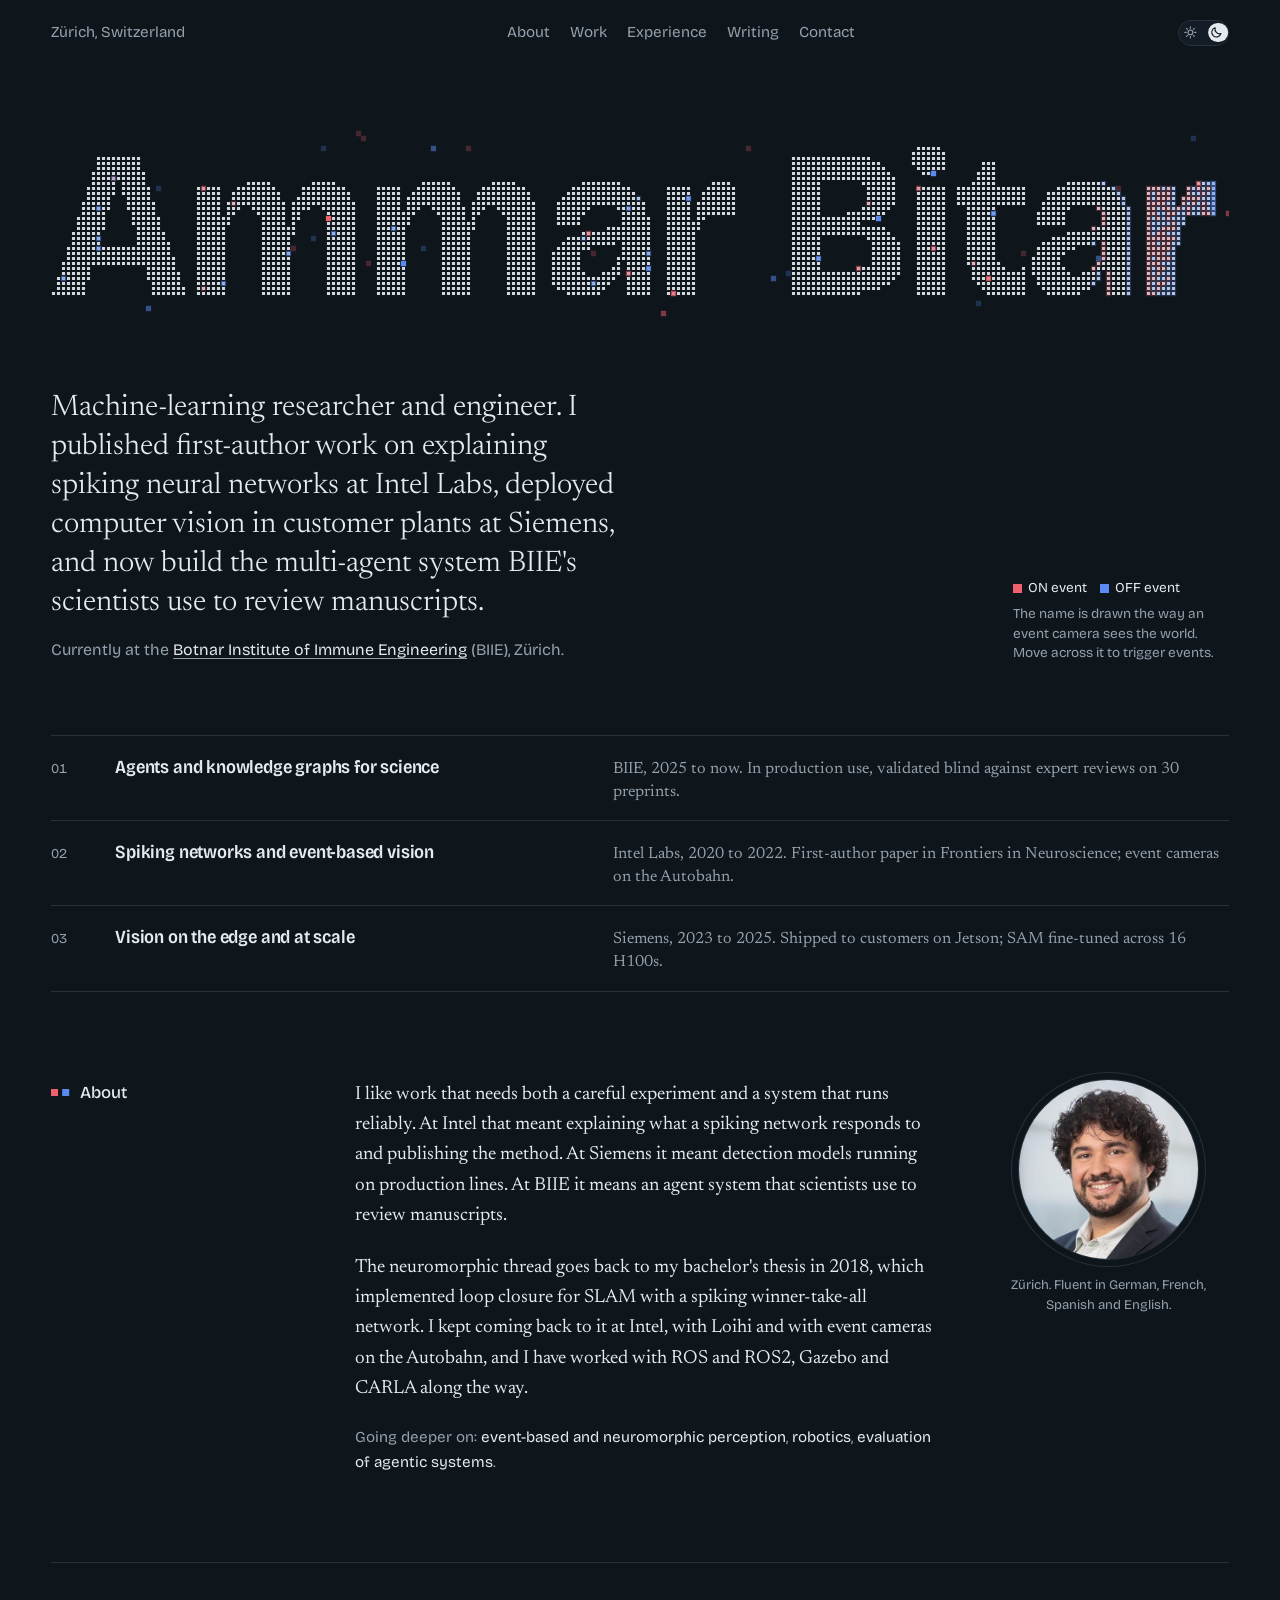
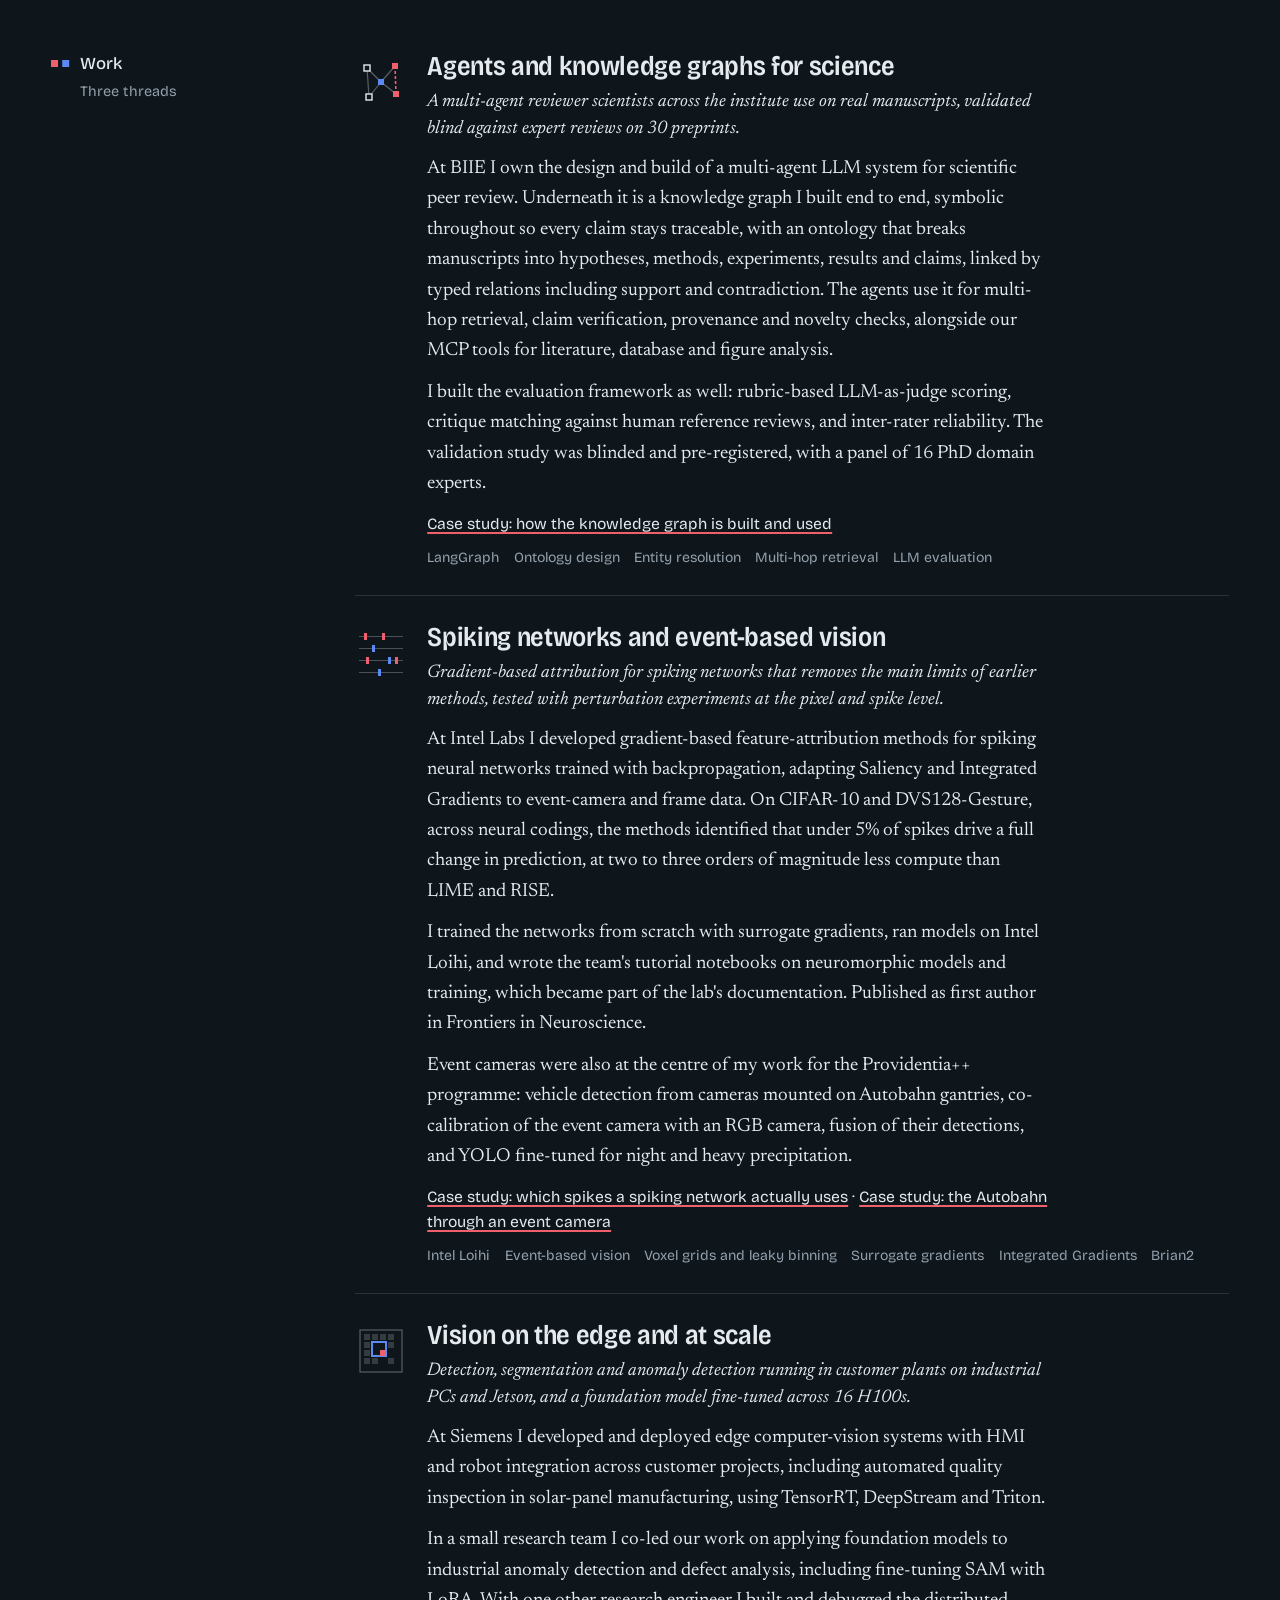
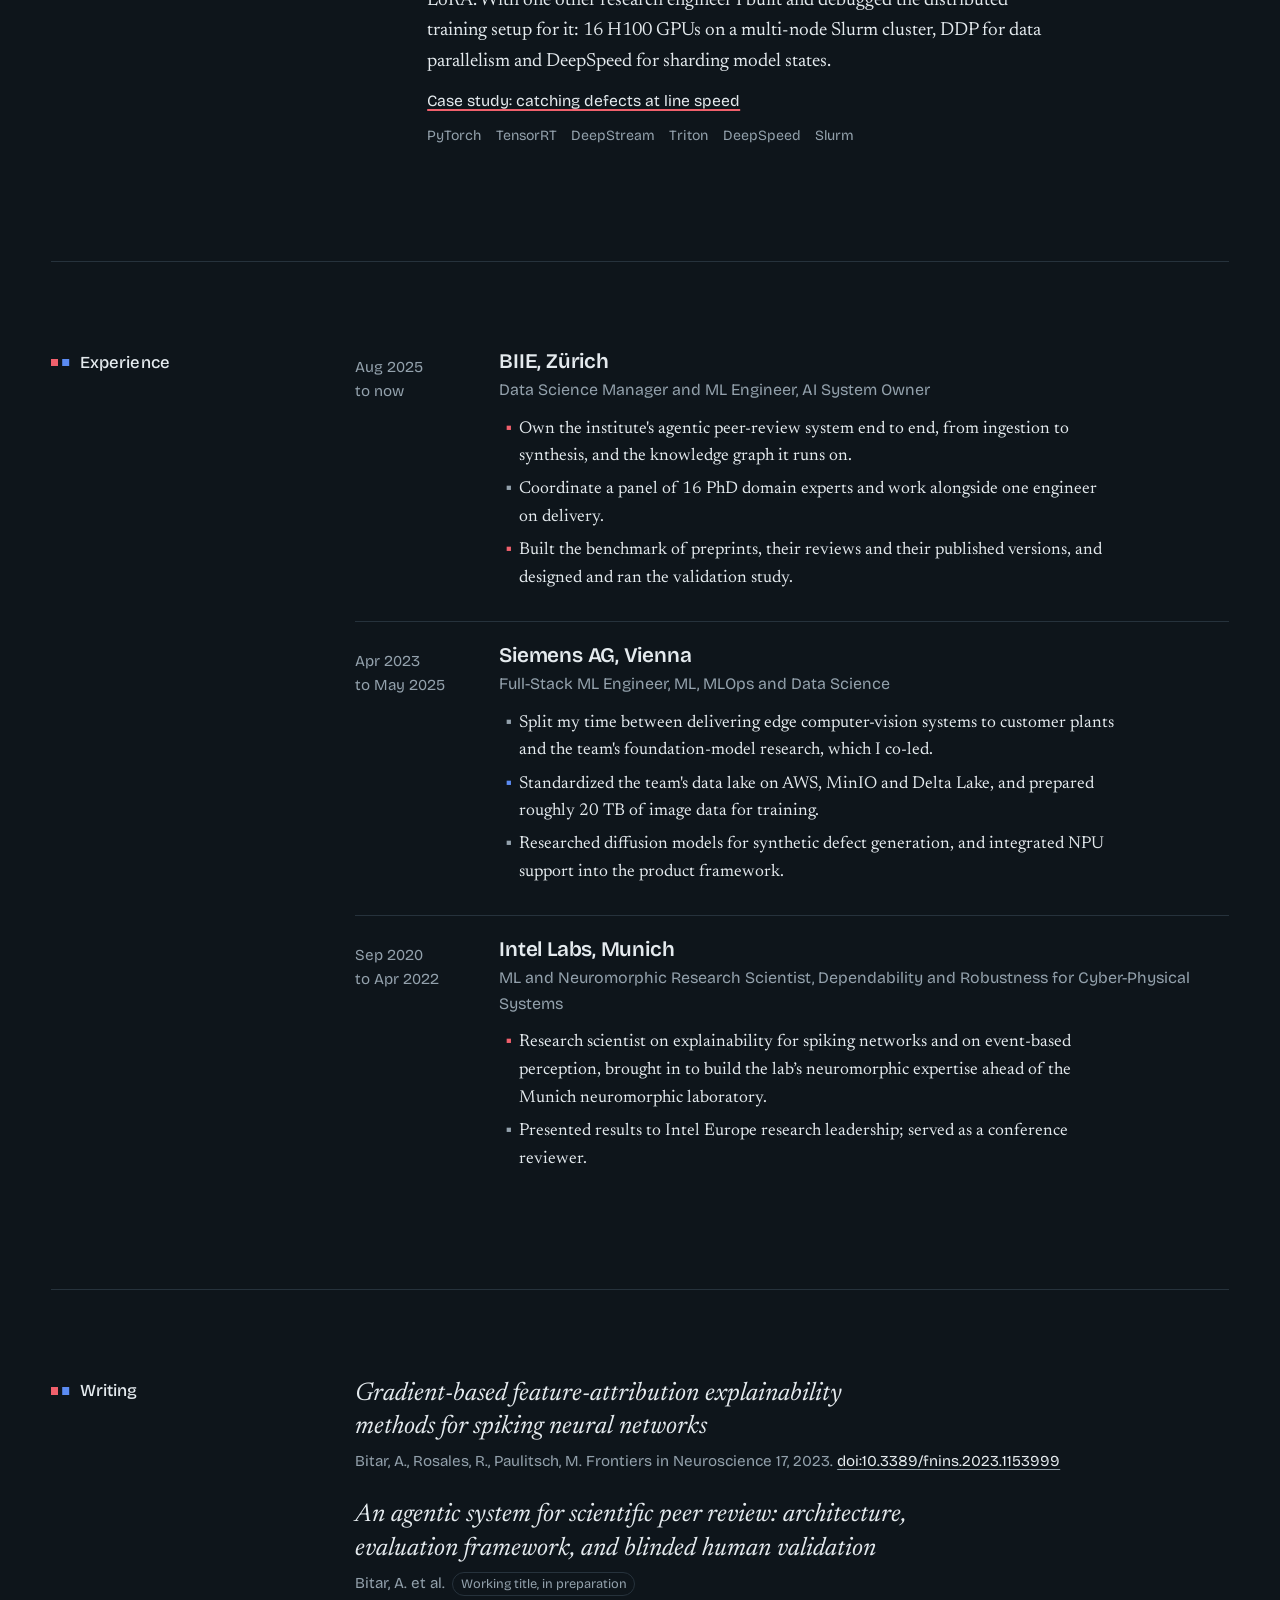
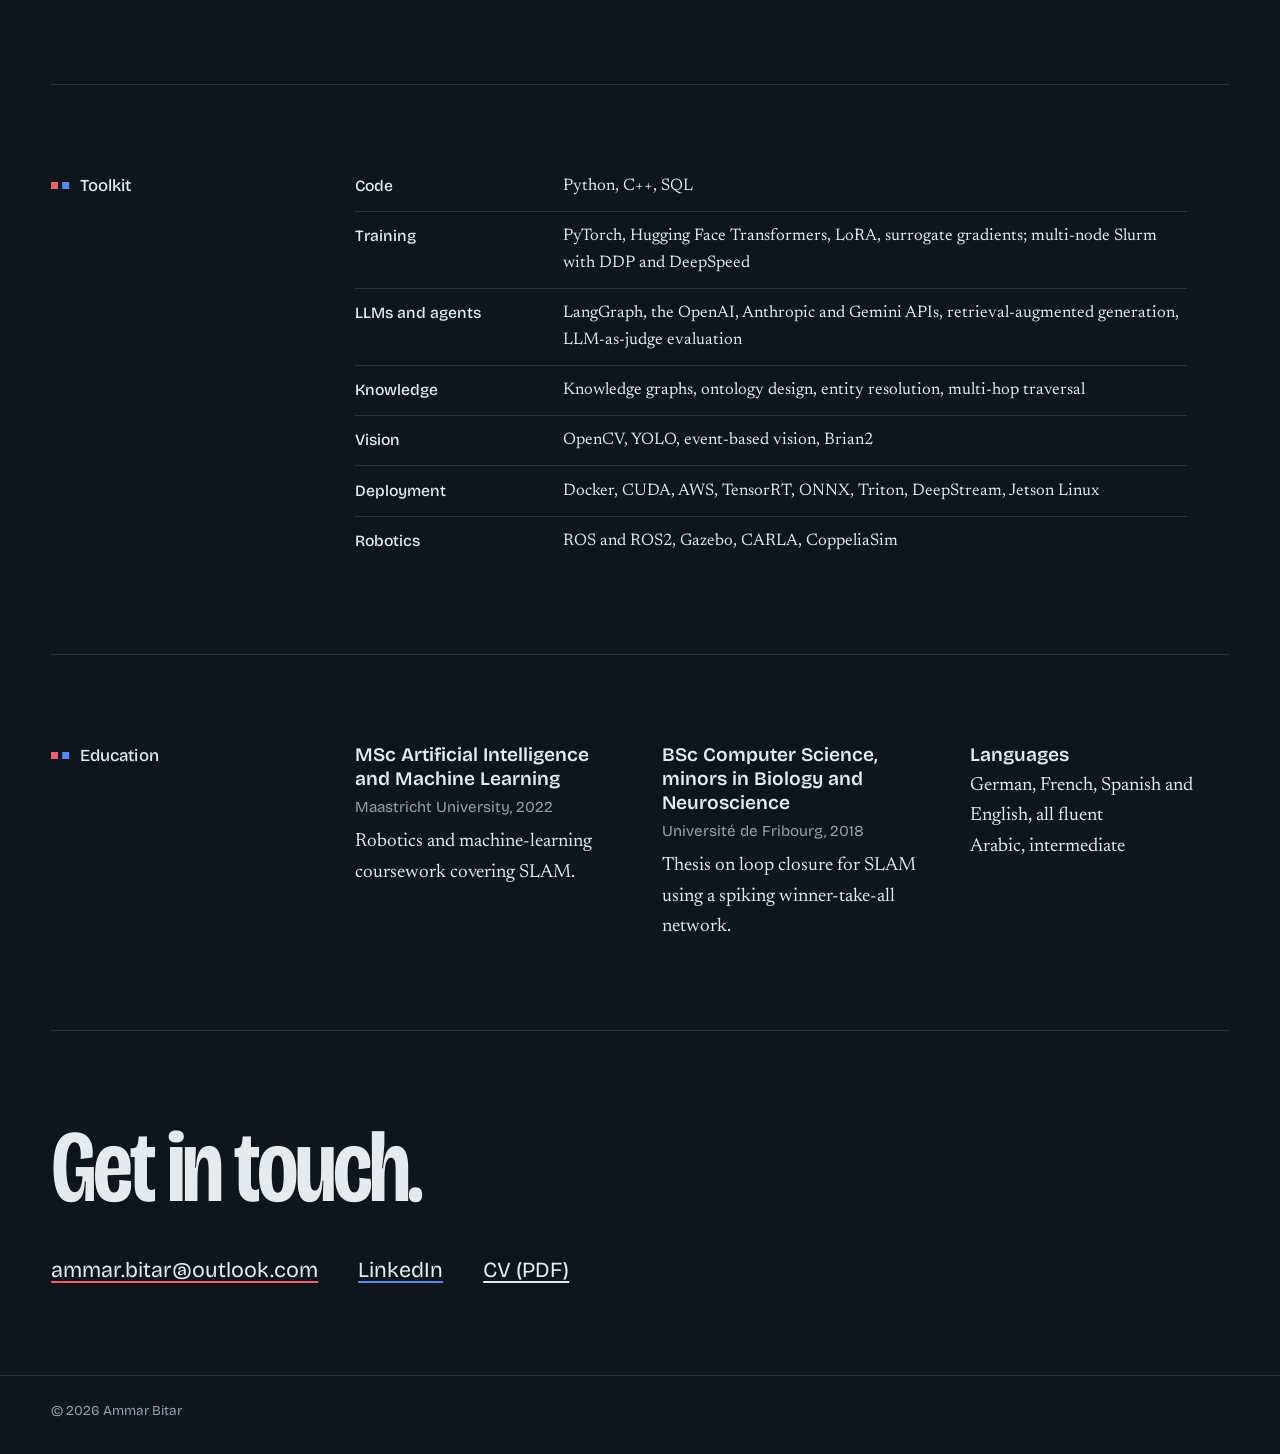
<file: index.html>
<!DOCTYPE html>
<html lang="en">
<head>
<meta charset="utf-8">
<meta name="viewport" content="width=device-width, initial-scale=1">
<title>Ammar Bitar</title>
<meta name="description" content="Ammar Bitar, machine-learning researcher and engineer in Zürich. Spiking neural networks, vision foundation models, agentic systems and knowledge graphs.">
<meta property="og:title" content="Ammar Bitar">
<meta property="og:description" content="Machine-learning researcher and engineer in Zürich.">
<link rel="icon" href="data:image/svg+xml,<svg xmlns='http://www.w3.org/2000/svg' viewBox='0 0 16 16'><rect x='3' y='3' width='4' height='4' fill='%23D23F4E'/><rect x='9' y='9' width='4' height='4' fill='%232C5FD0'/></svg>">
<link rel="canonical" href="https://ammar-bitar.github.io/">
<meta property="og:url" content="https://ammar-bitar.github.io/">
<meta property="og:type" content="profile">
<meta property="og:image" content="https://ammar-bitar.github.io/assets/og.png">
<meta property="og:image:width" content="1200">
<meta property="og:image:height" content="630">
<meta name="twitter:card" content="summary_large_image">
<meta name="theme-color" content="#0E151B">
<meta name="google-site-verification" content="5IDySVg5_9cUReA2_gngJVoTocGnkX5VDDdJLCxt2aU">
<script>try{var t=localStorage.getItem('theme');if(t==='light'||t==='dark')document.documentElement.dataset.theme=t}catch(e){}</script>
<link rel="preload" href="assets/fonts/bricolage-grotesque.woff2" as="font" type="font/woff2" crossorigin>
<link rel="preload" href="assets/fonts/newsreader.woff2" as="font" type="font/woff2" crossorigin>
<script type="application/ld+json">
{
  "@context": "https://schema.org",
  "@type": "Person",
  "name": "Ammar Bitar",
  "jobTitle": "Machine-learning researcher and engineer",
  "worksFor": {"@type": "Organization", "name": "Botnar Institute of Immune Engineering", "url": "https://immune.engineering/"},
  "address": {"@type": "PostalAddress", "addressLocality": "Zürich", "addressCountry": "CH"},
  "alumniOf": [
    {"@type": "CollegeOrUniversity", "name": "Maastricht University"},
    {"@type": "CollegeOrUniversity", "name": "Université de Fribourg"}
  ],
  "knowsLanguage": ["de", "fr", "es", "en", "ar"],
  "knowsAbout": ["Spiking neural networks", "Explainable AI", "Computer vision", "Multi-agent LLM systems", "Knowledge graphs", "LLM evaluation"],
  "email": "mailto:ammar.bitar@outlook.com",
  "image": "https://ammar-bitar.github.io/assets/portrait.jpg",
  "url": "https://ammar-bitar.github.io/",
  "sameAs": ["https://www.linkedin.com/in/ammar-bitar"]
}
</script>
<link rel="stylesheet" href="assets/site.css">
</head>
<body>
<a class="skip" href="#main">Skip to content</a>

<header>
  <div class="bar">
    <span>Zürich, Switzerland</span>
    <nav aria-label="Sections">
      <a href="#about">About</a>
      <a href="#work">Work</a>
      <a href="#experience">Experience</a>
      <a href="#writing">Writing</a>
      <a href="#contact">Contact</a>
    </nav>
    <button class="theme-switch" id="themeBtn" type="button" role="switch" aria-checked="true" aria-label="Dark theme" title="Dark theme">
      <span class="track">
        <svg class="ico sun" viewBox="0 0 24 24" fill="none" stroke="currentColor" stroke-width="2" stroke-linecap="round" aria-hidden="true">
          <circle cx="12" cy="12" r="4.4"/>
          <path d="M12 1.6v2.6M12 19.8v2.6M22.4 12h-2.6M4.2 12H1.6M19.35 4.65l-1.84 1.84M6.49 17.51l-1.84 1.84M19.35 19.35l-1.84-1.84M6.49 6.49L4.65 4.65"/>
        </svg>
        <svg class="ico moon" viewBox="0 0 24 24" fill="none" stroke="currentColor" stroke-width="2" stroke-linecap="round" stroke-linejoin="round" aria-hidden="true">
          <path d="M20.6 14.3A8.8 8.8 0 0 1 9.7 3.4a8.8 8.8 0 1 0 10.9 10.9z"/>
        </svg>
        <span class="knob"></span>
      </span>
    </button>
  </div>

  <div class="hero">
    <h1 class="sr print">Ammar Bitar</h1>
    <div class="sensor" id="sensor">
      <canvas id="events" aria-hidden="true"></canvas>
    </div>
    <div class="hero-foot">
      <div>
        <p class="lede">Machine-learning researcher and engineer. I published first-author work on explaining spiking neural networks at Intel Labs, deployed computer vision in customer plants at Siemens, and now build the multi-agent system BIIE's scientists use to review manuscripts.</p>
        <p class="now">Currently at the <a href="https://immune.engineering/">Botnar Institute of Immune Engineering</a> (BIIE), Zürich.</p>
      </div>
      <div class="legend" aria-hidden="true">
        <span><i class="px on"></i>ON event</span><span><i class="px off"></i>OFF event</span>
        <p id="hint">The name is drawn the way an event camera sees the world. Move across it to trigger events.</p>
      </div>
    </div>
  </div>
</header>

<main id="main">

  <nav class="index" aria-label="Three threads of work">
    <a href="#t-agents"><span class="k">01</span><span class="n">Agents and knowledge graphs for science</span><span class="d">BIIE, 2025 to now. In production use, validated blind against expert reviews on 30 preprints.</span></a>
    <a href="#t-spiking"><span class="k">02</span><span class="n">Spiking networks and event-based vision</span><span class="d">Intel Labs, 2020 to 2022. First-author paper in Frontiers in Neuroscience; event cameras on the Autobahn.</span></a>
    <a href="#t-vision"><span class="k">03</span><span class="n">Vision on the edge and at scale</span><span class="d">Siemens, 2023 to 2025. Shipped to customers on Jetson; SAM fine-tuned across 16 H100s.</span></a>
  </nav>

  <section class="sec" id="about" aria-labelledby="about-h">
    <h2 id="about-h">About</h2>
    <div class="about">
      <div class="prose">
        <p>I like work that needs both a careful experiment and a system that runs reliably. At Intel that meant explaining what a spiking network responds to and publishing the method. At Siemens it meant detection models running on production lines. At BIIE it means an agent system that scientists use to review manuscripts.</p>
        <p>The neuromorphic thread goes back to my bachelor's thesis in 2018, which implemented loop closure for SLAM with a spiking winner-take-all network. I kept coming back to it at Intel, with Loihi and with event cameras on the Autobahn, and I have worked with ROS and ROS2, Gazebo and CARLA along the way.</p>
        <p class="interests">Going deeper on: <span>event-based and neuromorphic perception</span>, <span>robotics</span>, <span>evaluation of agentic systems</span>.</p>
      </div>
      <figure class="portrait">
        <div class="frame"><img src="assets/portrait.jpg" loading="lazy" decoding="async" alt="Portrait of Ammar Bitar" width="700" height="875"></div>
        <figcaption>Zürich. Fluent in German, French, Spanish and English.</figcaption>
      </figure>
    </div>
  </section>

  <section class="sec" id="work" aria-labelledby="work-h">
    <h2 id="work-h">Work<small>Three threads</small></h2>
    <div class="threads">

      <article class="thread" id="t-agents">
        <svg viewBox="0 0 52 52" aria-hidden="true">
          <g stroke="currentColor" stroke-width="1.2" opacity=".35">
            <line x1="12" y1="12" x2="26" y2="26"/><line x1="40" y1="10" x2="26" y2="26"/><line x1="26" y1="26" x2="14" y2="41"/><line x1="26" y1="26" x2="41" y2="38"/><line x1="12" y1="12" x2="14" y2="41"/>
          </g>
          <line x1="40" y1="10" x2="41" y2="38" stroke="var(--on)" stroke-width="1.6" stroke-dasharray="3 2"/>
          <g fill="var(--paper)" stroke="currentColor" stroke-width="1.4">
            <rect x="9" y="9" width="6" height="6"/><rect x="11" y="38" width="6" height="6"/>
          </g>
          <rect x="37" y="7" width="6" height="6" fill="var(--on)"/>
          <rect x="23" y="23" width="6" height="6" fill="var(--off)"/>
          <rect x="38" y="35" width="6" height="6" fill="var(--on)"/>
        </svg>
        <div>
          <h3>Agents and knowledge graphs for science</h3>
          <p class="result">A multi-agent reviewer scientists across the institute use on real manuscripts, validated blind against expert reviews on 30 preprints.</p>
          <p>At BIIE I own the design and build of a multi-agent LLM system for scientific peer review. Underneath it is a knowledge graph I built end to end, symbolic throughout so every claim stays traceable, with an ontology that breaks manuscripts into hypotheses, methods, experiments, results and claims, linked by typed relations including support and contradiction. The agents use it for multi-hop retrieval, claim verification, provenance and novelty checks, alongside our MCP tools for literature, database and figure analysis.</p>
          <p>I built the evaluation framework as well: rubric-based LLM-as-judge scoring, critique matching against human reference reviews, and inter-rater reliability. The validation study was blinded and pre-registered, with a panel of 16 PhD domain experts.</p>
          <p class="more"><a href="work/knowledge-graph.html">Case study: how the knowledge graph is built and used</a></p>
          <ul class="tools" aria-label="Tools"><li>LangGraph</li><li>Ontology design</li><li>Entity resolution</li><li>Multi-hop retrieval</li><li>LLM evaluation</li></ul>
        </div>
      </article>

      <article class="thread" id="t-spiking">
        <svg viewBox="0 0 52 52" aria-hidden="true">
          <g fill="currentColor" opacity=".28">
            <rect x="4" y="9" width="44" height="1"/><rect x="4" y="21" width="44" height="1"/><rect x="4" y="33" width="44" height="1"/><rect x="4" y="45" width="44" height="1"/>
          </g>
          <rect x="9" y="6" width="3" height="7" fill="var(--on)"/><rect x="27" y="6" width="3" height="7" fill="var(--on)"/>
          <rect x="17" y="18" width="3" height="7" fill="var(--off)"/>
          <rect x="11" y="30" width="3" height="7" fill="var(--on)"/><rect x="33" y="30" width="3" height="7" fill="var(--off)"/><rect x="40" y="30" width="3" height="7" fill="var(--on)"/>
          <rect x="23" y="42" width="3" height="7" fill="var(--off)"/>
        </svg>
        <div>
          <h3>Spiking networks and event-based vision</h3>
          <p class="result">Gradient-based attribution for spiking networks that removes the main limits of earlier methods, tested with perturbation experiments at the pixel and spike level.</p>
          <p>At Intel Labs I developed gradient-based feature-attribution methods for spiking neural networks trained with backpropagation, adapting Saliency and Integrated Gradients to event-camera and frame data. On CIFAR-10 and DVS128-Gesture, across neural codings, the methods identified that under 5% of spikes drive a full change in prediction, at two to three orders of magnitude less compute than LIME and RISE.</p>
          <p>I trained the networks from scratch with surrogate gradients, ran models on Intel Loihi, and wrote the team's tutorial notebooks on neuromorphic models and training, which became part of the lab's documentation. Published as first author in Frontiers in Neuroscience.</p>
          <p>Event cameras were also at the centre of my work for the Providentia++ programme: vehicle detection from cameras mounted on Autobahn gantries, co-calibration of the event camera with an RGB camera, fusion of their detections, and YOLO fine-tuned for night and heavy precipitation.</p>
          <p class="more"><a href="work/snn-explainability.html">Case study: which spikes a spiking network actually uses</a> · <a href="work/providentia.html">Case study: the Autobahn through an event camera</a></p>
          <ul class="tools" aria-label="Tools"><li>Intel Loihi</li><li>Event-based vision</li><li>Voxel grids and leaky binning</li><li>Surrogate gradients</li><li>Integrated Gradients</li><li>Brian2</li></ul>
        </div>
      </article>

      <article class="thread" id="t-vision">
        <svg viewBox="0 0 52 52" aria-hidden="true">
          <g fill="none" stroke="currentColor" stroke-width="1.2" opacity=".35">
            <rect x="5" y="5" width="42" height="42"/>
          </g>
          <g fill="currentColor" opacity=".18">
            <rect x="9" y="9" width="6" height="6"/><rect x="17" y="9" width="6" height="6"/><rect x="25" y="9" width="6" height="6"/><rect x="33" y="9" width="6" height="6"/>
            <rect x="9" y="17" width="6" height="6"/><rect x="33" y="17" width="6" height="6"/><rect x="9" y="25" width="6" height="6"/>
            <rect x="9" y="33" width="6" height="6"/><rect x="17" y="33" width="6" height="6"/><rect x="33" y="33" width="6" height="6"/>
          </g>
          <rect x="17" y="17" width="14" height="14" fill="none" stroke="var(--off)" stroke-width="2"/>
          <rect x="25" y="25" width="6" height="6" fill="var(--on)"/>
        </svg>
        <div>
          <h3>Vision on the edge and at scale</h3>
          <p class="result">Detection, segmentation and anomaly detection running in customer plants on industrial PCs and Jetson, and a foundation model fine-tuned across 16 H100s.</p>
          <p>At Siemens I developed and deployed edge computer-vision systems with HMI and robot integration across customer projects, including automated quality inspection in solar-panel manufacturing, using TensorRT, DeepStream and Triton.</p>
          <p>In a small research team I co-led our work on applying foundation models to industrial anomaly detection and defect analysis, including fine-tuning SAM with LoRA. With one other research engineer I built and debugged the distributed training setup for it: 16 H100 GPUs on a multi-node Slurm cluster, DDP for data parallelism and DeepSpeed for sharding model states.</p>
          <p class="more"><a href="work/edge-vision.html">Case study: catching defects at line speed</a></p>
          <ul class="tools" aria-label="Tools"><li>PyTorch</li><li>TensorRT</li><li>DeepStream</li><li>Triton</li><li>DeepSpeed</li><li>Slurm</li></ul>
        </div>
      </article>

    </div>
  </section>

  <section class="sec" id="experience" aria-labelledby="exp-h">
    <h2 id="exp-h">Experience</h2>
    <ol class="timeline" reversed>
      <li class="job">
        <div class="when">Aug 2025<br>to now</div>
        <div>
          <h3>BIIE, Zürich</h3>
          <p class="role">Data Science Manager and ML Engineer, AI System Owner</p>
          <ul>
            <li>Own the institute's agentic peer-review system end to end, from ingestion to synthesis, and the knowledge graph it runs on.</li>
            <li>Coordinate a panel of 16 PhD domain experts and work alongside one engineer on delivery.</li>
            <li>Built the benchmark of preprints, their reviews and their published versions, and designed and ran the validation study.</li>
          </ul>
        </div>
      </li>
      <li class="job">
        <div class="when">Apr 2023<br>to May 2025</div>
        <div>
          <h3>Siemens AG, Vienna</h3>
          <p class="role">Full-Stack ML Engineer, ML, MLOps and Data Science</p>
          <ul>
            <li>Split my time between delivering edge computer-vision systems to customer plants and the team's foundation-model research, which I co-led.</li>
            <li>Standardized the team's data lake on AWS, MinIO and Delta Lake, and prepared roughly 20 TB of image data for training.</li>
            <li>Researched diffusion models for synthetic defect generation, and integrated NPU support into the product framework.</li>
          </ul>
        </div>
      </li>
      <li class="job">
        <div class="when">Sep 2020<br>to Apr 2022</div>
        <div>
          <h3>Intel Labs, Munich</h3>
          <p class="role">ML and Neuromorphic Research Scientist, Dependability and Robustness for Cyber-Physical Systems</p>
          <ul>
            <li>Research scientist on explainability for spiking networks and on event-based perception, brought in to build the lab’s neuromorphic expertise ahead of the Munich neuromorphic laboratory.</li>
            <li>Presented results to Intel Europe research leadership; served as a conference reviewer.</li>
          </ul>
        </div>
      </li>
    </ol>
  </section>

  <section class="sec" id="writing" aria-labelledby="writing-h">
    <h2 id="writing-h">Writing</h2>
    <ol class="pubs" reversed>
      <li class="pub">
        <p class="title">Gradient-based feature-attribution explainability methods for spiking neural networks</p>
        <p class="meta">Bitar, A., Rosales, R., Paulitsch, M. Frontiers in Neuroscience 17, 2023. <a href="https://doi.org/10.3389/fnins.2023.1153999">doi:10.3389/fnins.2023.1153999</a></p>
      </li>
      <li class="pub">
        <p class="title">An agentic system for scientific peer review: architecture, evaluation framework, and blinded human validation</p>
        <p class="meta">Bitar, A. et al. <span class="status">Working title, in preparation</span></p>
      </li>
    </ol>
  </section>

  <section class="sec" id="toolkit" aria-labelledby="kit-h">
    <h2 id="kit-h">Toolkit</h2>
    <dl class="kit">
      <dt>Code</dt><dd>Python, C++, SQL</dd>
      <dt>Training</dt><dd>PyTorch, Hugging Face Transformers, LoRA, surrogate gradients; multi-node Slurm with DDP and DeepSpeed</dd>
      <dt>LLMs and agents</dt><dd>LangGraph, the OpenAI, Anthropic and Gemini APIs, retrieval-augmented generation, LLM-as-judge evaluation</dd>
      <dt>Knowledge</dt><dd>Knowledge graphs, ontology design, entity resolution, multi-hop traversal</dd>
      <dt>Vision</dt><dd>OpenCV, YOLO, event-based vision, Brian2</dd>
      <dt>Deployment</dt><dd>Docker, CUDA, AWS, TensorRT, ONNX, Triton, DeepStream, Jetson Linux</dd>
      <dt>Robotics</dt><dd>ROS and ROS2, Gazebo, CARLA, CoppeliaSim</dd>
    </dl>
  </section>

  <section class="sec" id="education" aria-labelledby="edu-h">
    <h2 id="edu-h">Education</h2>
    <div class="edu">
      <div>
        <h3>MSc Artificial Intelligence and Machine Learning</h3>
        <p class="where">Maastricht University, 2022</p>
        <p>Robotics and machine-learning coursework covering SLAM.</p>
      </div>
      <div>
        <h3>BSc Computer Science, minors in Biology and Neuroscience</h3>
        <p class="where">Université de Fribourg, 2018</p>
        <p>Thesis on loop closure for SLAM using a spiking winner-take-all network.</p>
      </div>
      <div>
        <h3>Languages</h3>
        <p>German, French, Spanish and English, all fluent</p>
        <p>Arabic, intermediate</p>
      </div>
    </div>
  </section>

  <section class="sec contact" id="contact" aria-labelledby="contact-h">
    <h2 class="big" id="contact-h">Get in touch.</h2>
    <div class="links">
      <a href="mailto:ammar.bitar@outlook.com">ammar.bitar@outlook.com</a>
      <a href="https://www.linkedin.com/in/ammar-bitar">LinkedIn</a>
      <a href="assets/Ammar_Bitar_CV.pdf" download>CV (PDF)</a>
    </div>
  </section>

</main>



<div class="fab" id="fab" data-open="false">
  <canvas id="fabSpark" width="460" height="240" aria-hidden="true"></canvas>
  <div class="fab-links" id="fabLinks">
    <a href="mailto:ammar.bitar@outlook.com"><i style="background:var(--on)"></i>ammar.bitar@outlook.com</a>
    <a href="https://www.linkedin.com/in/ammar-bitar"><i style="background:var(--off)"></i>LinkedIn</a>
    <a href="assets/Ammar_Bitar_CV.pdf" download><i style="background:var(--ink)"></i>CV (PDF)</a>
  </div>
  <button class="fab-btn" id="fabBtn" type="button" aria-expanded="false" aria-controls="fabLinks">
    <span class="px2" aria-hidden="true"><i></i><i></i></span>Contact me
  </button>
</div>

<footer>
  <span>© 2026 Ammar Bitar</span>
</footer>

<script src="assets/site.js" defer></script>

<script>
(function(){
  /* ---------- event-camera name ---------- */
  var root=document.documentElement;
  var canvas=document.getElementById('events'), ctx=canvas.getContext('2d');
  var reduce=window.matchMedia('(prefers-reduced-motion: reduce)').matches;
  var coarse=window.matchMedia('(pointer: coarse)').matches;
  if(coarse){document.getElementById('hint').textContent='The name is drawn the way an event camera sees the world. Drag across it to trigger events.'}

  var W=0,H=0,dpr=1,step=4,sz=2,pts=[],noise=[],colors={};
  var startT=0,sweepDone=false,visible=true,raf=0,lastPX=null;

  function readColors(){
    var cs=getComputedStyle(root);
    colors.ink=cs.getPropertyValue('--ink').trim();
    colors.on=cs.getPropertyValue('--on').trim();
    colors.off=cs.getPropertyValue('--off').trim();
    if(reduce) draw();
  }

  function build(){
    W=canvas.parentElement.clientWidth;
    dpr=Math.min(window.devicePixelRatio||1,2);
    var lines=W<640?['Ammar','Bitar']:['Ammar Bitar'];
    var fam='"Bricolage Grotesque", "Helvetica Neue", Arial, sans-serif';
    var font=function(px){return '700 '+px+'px '+fam};
    var m=document.createElement('canvas').getContext('2d');
    m.font=font(200);
    var widest=Math.max.apply(null,lines.map(function(l){return m.measureText(l).width}));
    var fs=Math.floor(200*(W*0.995)/widest);
    fs=Math.min(fs,340);
    var lh=fs*0.92;
    H=Math.ceil(lines.length*lh+fs*0.12);
    canvas.width=Math.round(W*dpr); canvas.height=Math.round(H*dpr);
    canvas.style.height=H+'px';
    ctx.setTransform(dpr,0,0,dpr,0,0);

    // mask
    var mc=document.createElement('canvas'); mc.width=W; mc.height=H;
    var mx=mc.getContext('2d');
    mx.fillStyle='#000'; mx.font=font(fs); mx.textBaseline='alphabetic';
    lines.forEach(function(l,i){mx.fillText(l,0,fs*0.8+i*lh)});
    var data=mx.getImageData(0,0,W,H).data;

    step=Math.max(3,Math.round(fs/40));
    sz=Math.max(1.5,step*0.62);
    var cols=Math.floor(W/step), rows=Math.floor(H/step);
    var grid=new Uint8Array(cols*rows);
    for(var r=0;r<rows;r++)for(var c=0;c<cols;c++){
      var x=Math.floor(c*step+step/2), y=Math.floor(r*step+step/2);
      grid[r*cols+c]=data[(y*W+x)*4+3]>120?1:0;
    }
    pts=[];
    for(r=0;r<rows;r++)for(c=0;c<cols;c++){
      if(!grid[r*cols+c])continue;
      var L=c>0?grid[r*cols+c-1]:0, R=c<cols-1?grid[r*cols+c+1]:0;
      var edge=!L?1:(!R?-1:0);
      pts.push({x:c*step+step/2,y:r*step+step/2,pol:edge||(Math.random()<.5?1:-1),edge:edge!==0,lit:false,e:0});
    }
    noise=[];
    if(reduce){
      pts.forEach(function(p){p.lit=true; if(p.edge&&Math.random()<.35)p.e=.75});
      draw();
    }else{
      sweepDone=false; startT=performance.now(); loop();
    }
  }

  var buckets=[[],[],[],[],[],[],[],[]]; // pol(2) x level(4)
  function push(p){
    var lvl=Math.min(3,Math.floor(p.e*4));
    buckets[(p.pol>0?0:4)+lvl].push(p);
  }
  function draw(){
    ctx.clearRect(0,0,W,H);
    var h=sz/2,i,p;
    for(i=0;i<8;i++)buckets[i].length=0;
    ctx.fillStyle=colors.ink; ctx.globalAlpha=.92; ctx.beginPath();
    for(i=0;i<pts.length;i++){
      p=pts[i]; if(!p.lit)continue;
      ctx.rect(p.x-h,p.y-h,sz,sz);
      if(p.e>.06)push(p);
    }
    ctx.fill();
    for(i=0;i<noise.length;i++) if(noise[i].e>.06) push(noise[i]);
    var big=sz*1.7, bh=big/2;
    for(i=0;i<8;i++){
      var b=buckets[i]; if(!b.length)continue;
      ctx.fillStyle=i<4?colors.on:colors.off;
      ctx.globalAlpha=((i%4)+1)/4;
      ctx.beginPath();
      for(var j=0;j<b.length;j++){p=b[j];ctx.rect(p.x-bh,p.y-bh,big,big)}
      ctx.fill();
    }
    ctx.globalAlpha=1;
  }

  function tick(now){
    var i,p,t=Math.min(1,(now-startT)/1500);
    var ease=1-Math.pow(1-t,3);
    var sx=ease*(W+60)-30;
    for(i=0;i<pts.length;i++){
      p=pts[i];
      if(!p.lit){ if(p.x<sx){p.lit=true;p.e=p.edge?1:.55} continue; }
      p.e*=.9;
      if(sweepDone){
        var pr=p.edge?.0022:.0004;
        if(Math.random()<pr)p.e=.6+Math.random()*.4;
      }
    }
    if(t>=1)sweepDone=true;
    // sensor noise
    var n=W>900?2:1;
    for(i=0;i<n;i++) if(Math.random()<.7)
      noise.push({x:Math.floor(Math.random()*W/step)*step+step/2,y:Math.floor(Math.random()*H/step)*step+step/2,pol:Math.random()<.5?1:-1,e:.55});
    for(i=noise.length-1;i>=0;i--){noise[i].e*=.9; if(noise[i].e<.06)noise.splice(i,1)}
  }

  function loop(){
    cancelAnimationFrame(raf);
    var f=function(now){
      if(!visible){raf=0;return}
      tick(now); draw(); raf=requestAnimationFrame(f);
    };
    raf=requestAnimationFrame(f);
  }

  function stir(ev){
    if(reduce||!sweepDone)return;
    var rect=canvas.getBoundingClientRect();
    var x=ev.clientX-rect.left, y=ev.clientY-rect.top;
    var dx=lastPX===null?0:x-lastPX; lastPX=x;
    var dir=dx>=0?1:-1, rad=Math.max(40,step*14), r2=rad*rad;
    for(var i=0;i<pts.length;i++){
      var p=pts[i], ddx=p.x-x, ddy=p.y-y, d=ddx*ddx+ddy*ddy;
      if(d<r2 && Math.random()<(1-d/r2)*.5){p.e=1;p.pol=(p.edge?p.pol:1)*dir}
    }
    // events also fire off the letters, where the "object" moves
    for(var k=0;k<6;k++){
      var a=Math.random()*6.283, rr=Math.random()*rad;
      noise.push({x:Math.floor((x+Math.cos(a)*rr)/step)*step+step/2,y:Math.floor((y+Math.sin(a)*rr)/step)*step+step/2,pol:dir,e:.8});
    }
  }
  canvas.addEventListener('pointermove',stir);
  canvas.addEventListener('pointerleave',function(){lastPX=null});

  if('IntersectionObserver' in window){
    new IntersectionObserver(function(es){
      visible=es[0].isIntersecting;
      if(visible&&!reduce&&!raf)loop();
    }).observe(canvas);
  }

  var rt;
  window.addEventListener('resize',function(){
    clearTimeout(rt);
    rt=setTimeout(function(){ if(canvas.parentElement.clientWidth!==W) build(); },150);
  });

  readColors();
  window.addEventListener('themechange',readColors);
  var go=function(){build()};
  if(document.fonts&&document.fonts.load){
    Promise.race([
      document.fonts.load('700 100px "Bricolage Grotesque"'),
      new Promise(function(r){setTimeout(r,1200)})
    ]).then(go,go);
  }else go();
})();
</script>
<script data-goatcounter="https://ammarbitar.goatcounter.com/count"
        async src="//gc.zgo.at/count.js"></script>
</body>
</html>
</file>
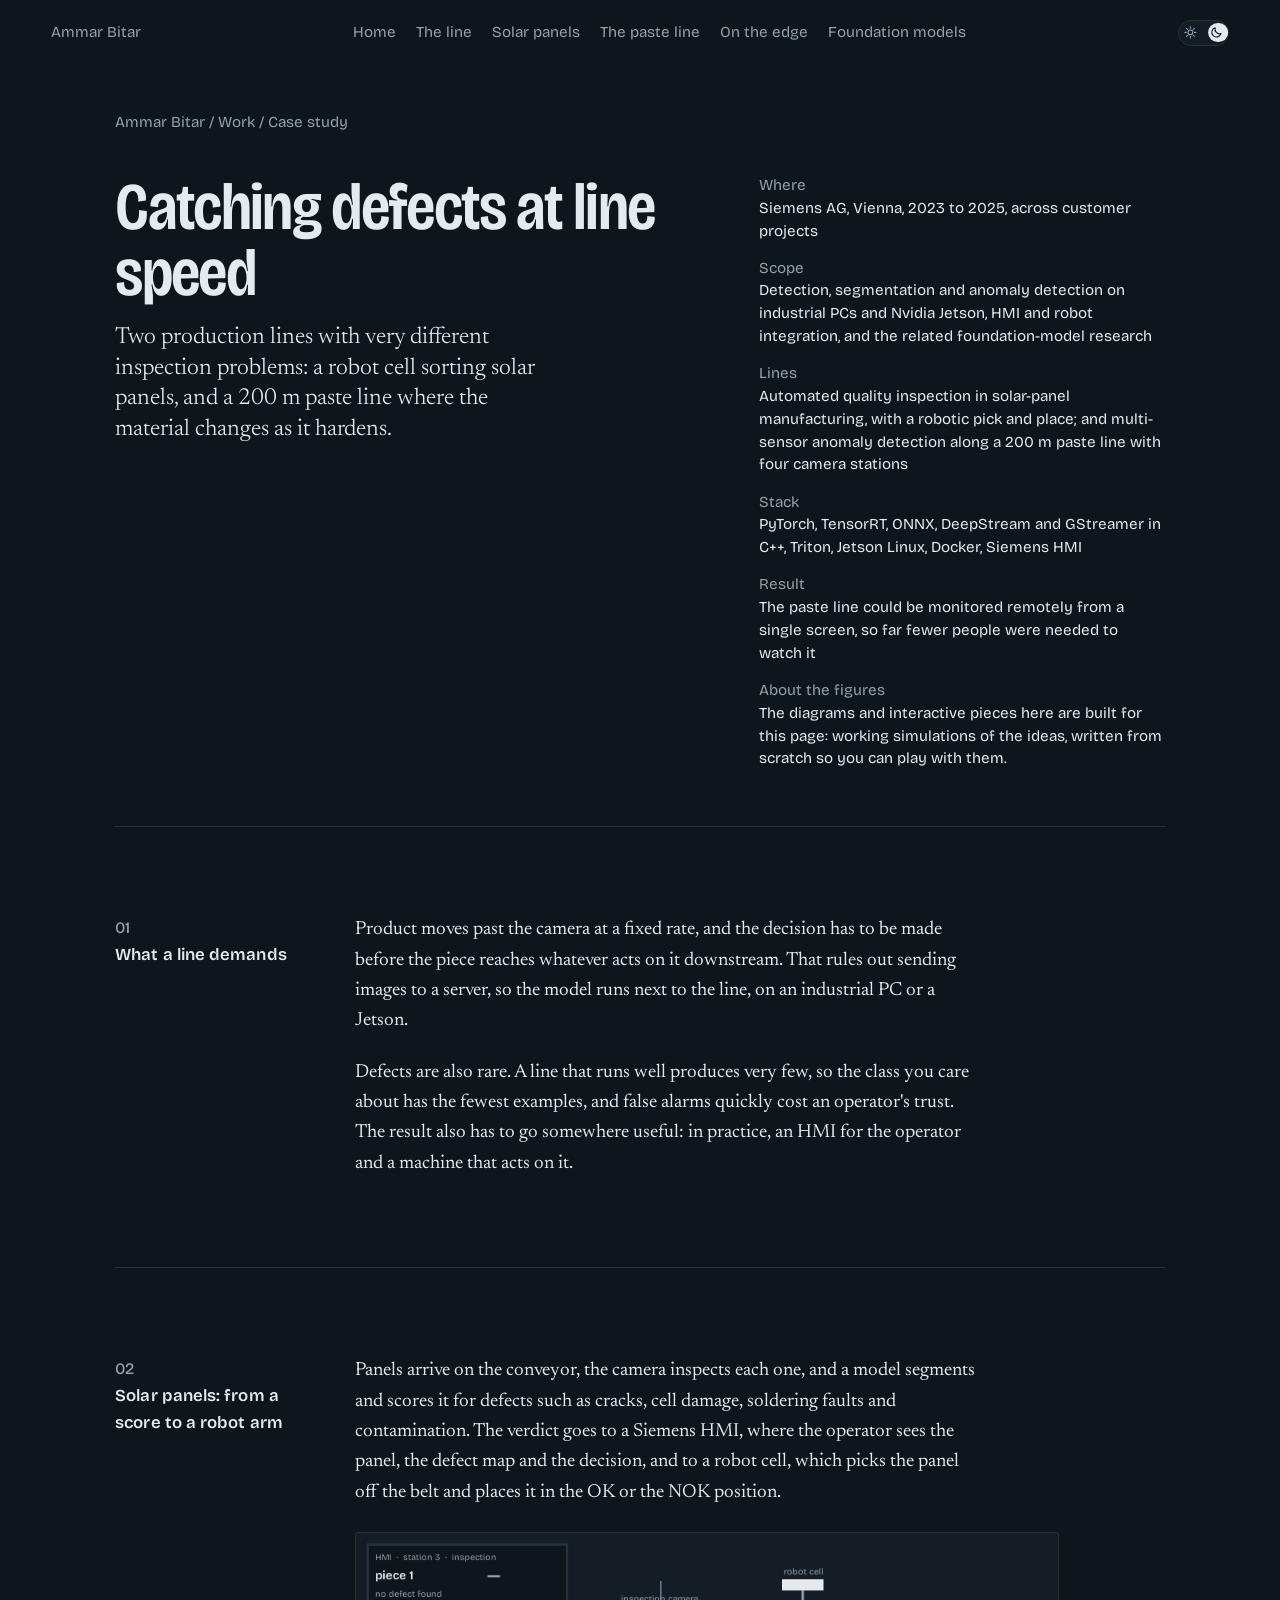
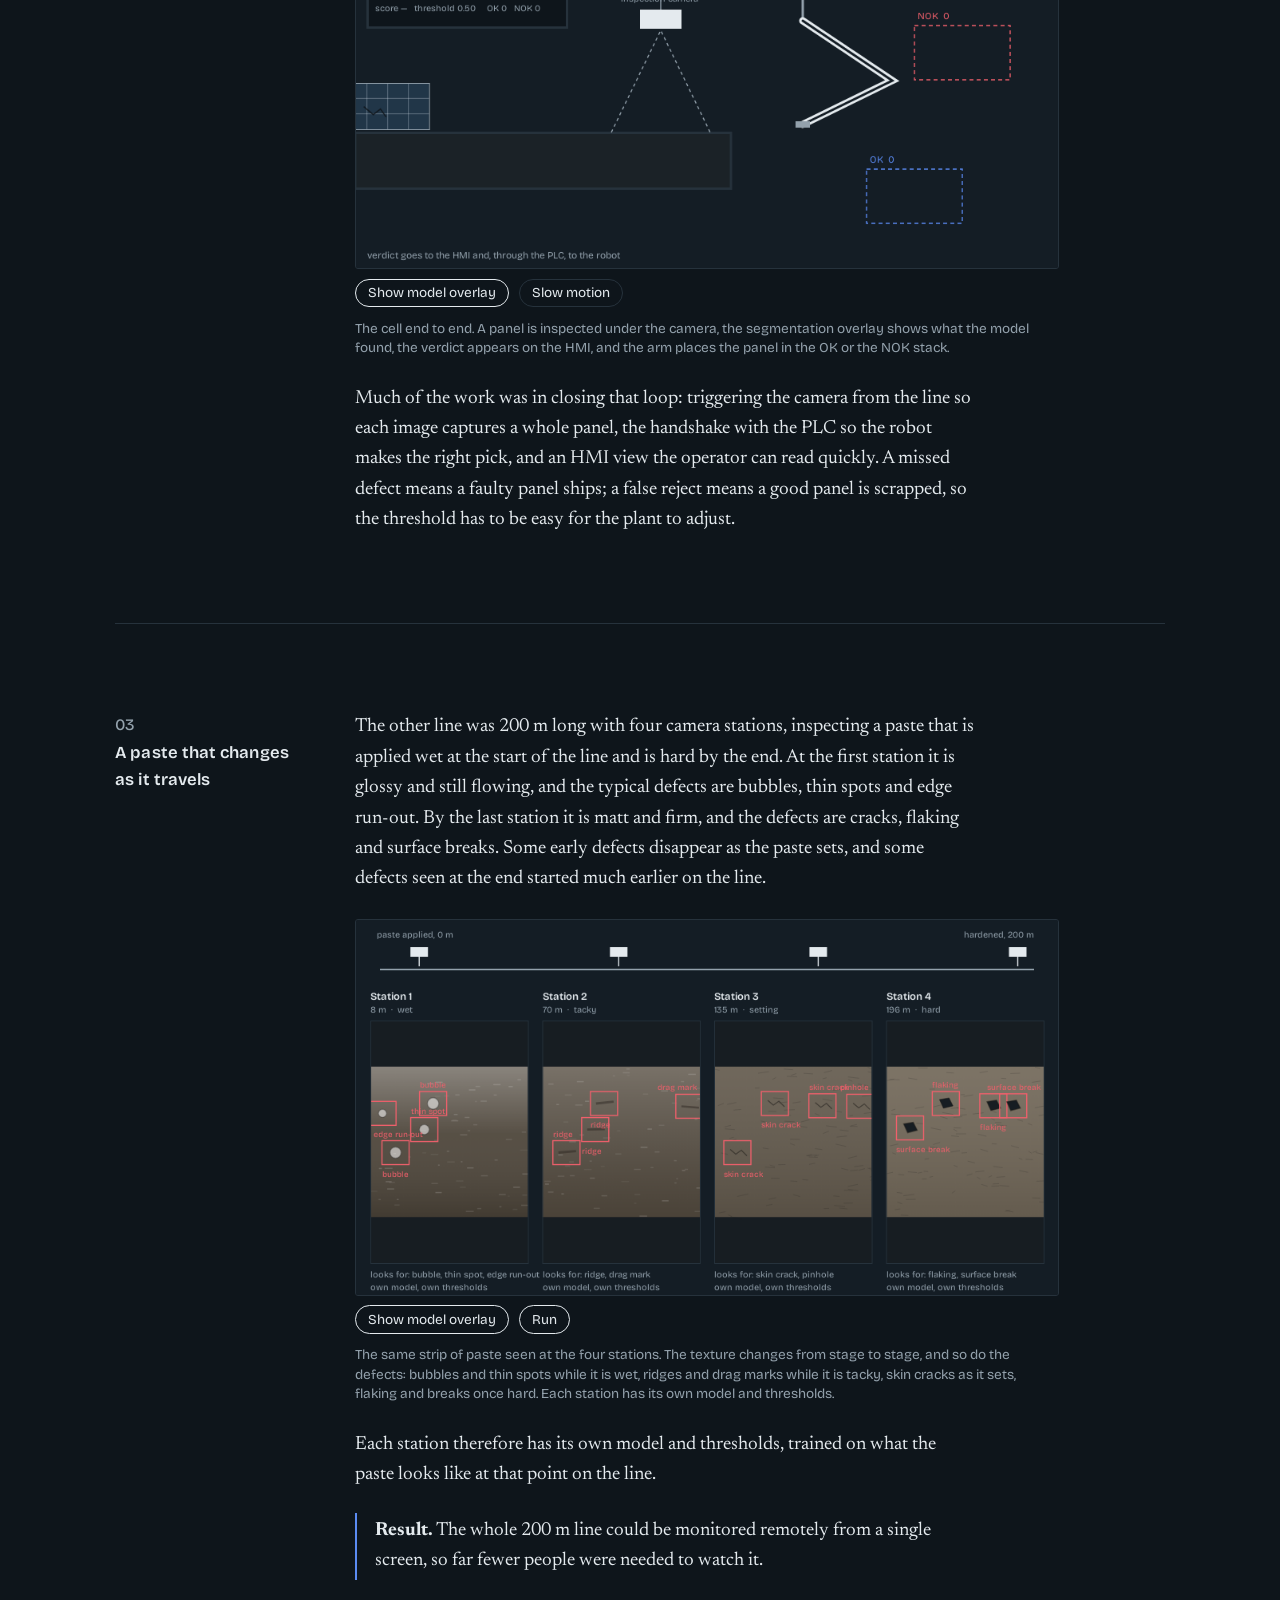
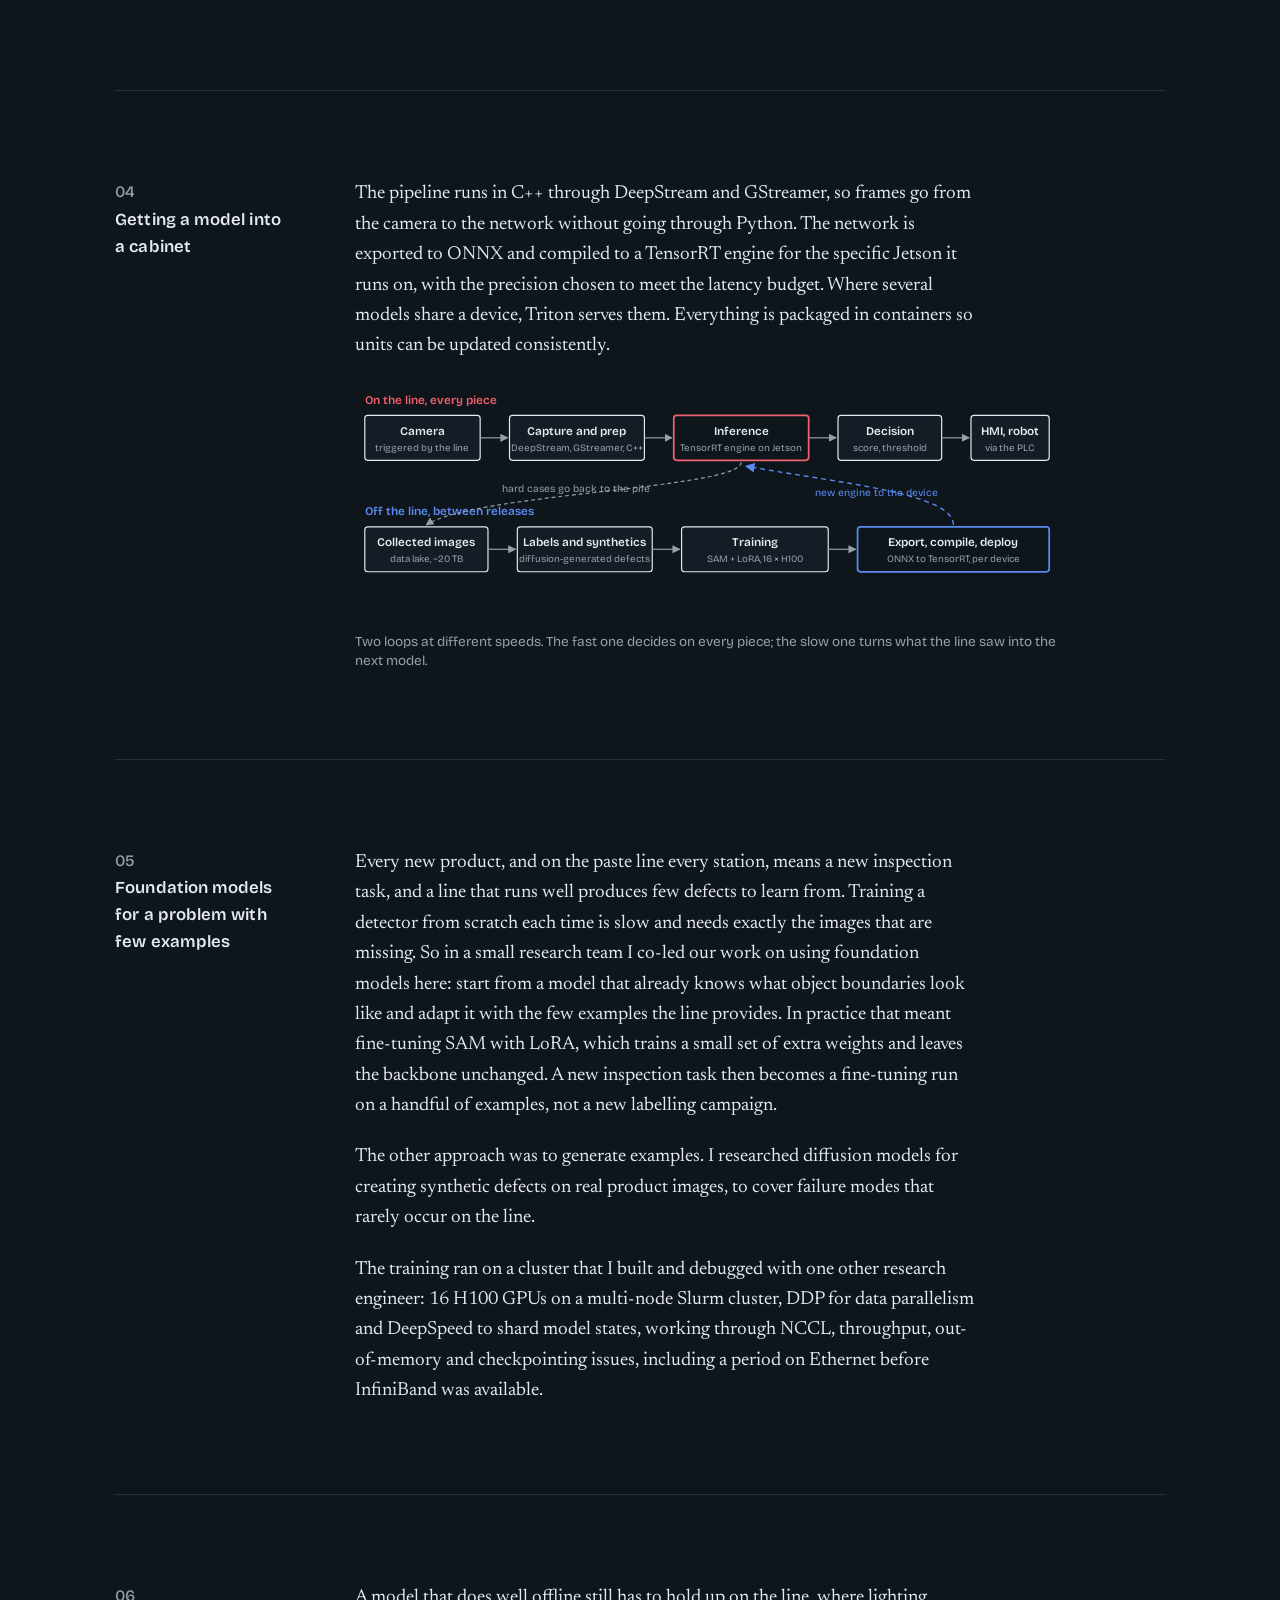
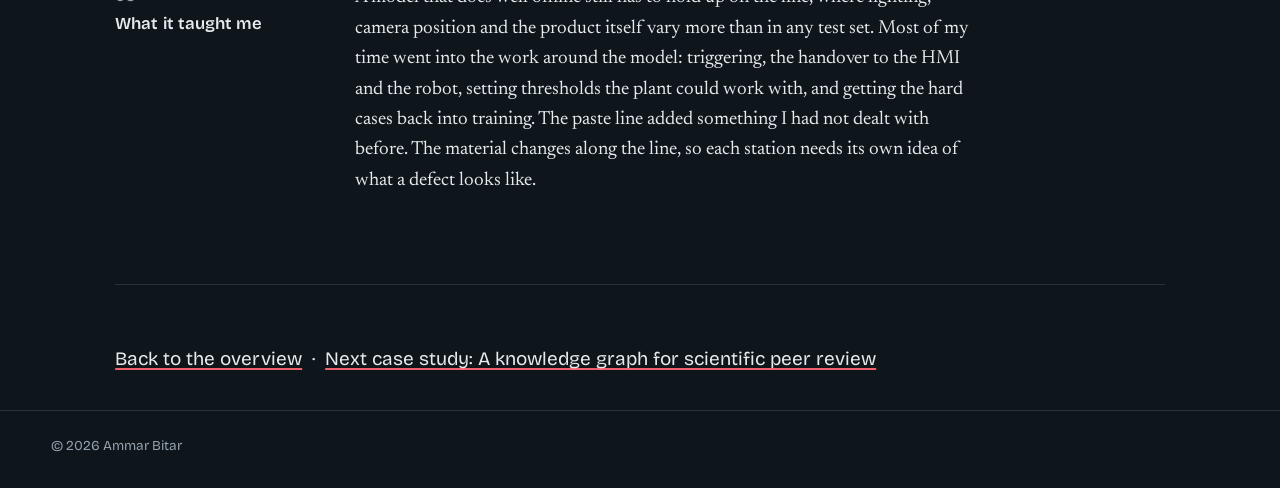
<file: work/edge-vision.html>
<!DOCTYPE html>
<html lang="en">
<head>
<meta charset="utf-8">
<meta name="viewport" content="width=device-width, initial-scale=1">
<title>Catching defects at line speed · Ammar Bitar</title>
<meta name="description" content="Case study: edge computer vision on production lines at Siemens, from a solar-panel robot cell to a 200 m paste line with four camera stations.">
<meta property="og:title" content="Catching defects at line speed">
<meta property="og:description" content="Case study: edge computer vision on production lines at Siemens, from a solar-panel robot cell to a 200 m paste line with four camera stations.">
<link rel="icon" href="data:image/svg+xml,<svg xmlns='http://www.w3.org/2000/svg' viewBox='0 0 16 16'><rect x='3' y='3' width='4' height='4' fill='%23D23F4E'/><rect x='9' y='9' width='4' height='4' fill='%232C5FD0'/></svg>">
<link rel="canonical" href="https://ammar-bitar.github.io/work/edge-vision.html">
<meta property="og:url" content="https://ammar-bitar.github.io/work/edge-vision.html">
<meta property="og:type" content="article">
<meta property="og:image" content="https://ammar-bitar.github.io/assets/og.png">
<meta property="og:image:width" content="1200">
<meta property="og:image:height" content="630">
<meta name="twitter:card" content="summary_large_image">
<meta name="theme-color" content="#0E151B">
<script>try{var t=localStorage.getItem('theme');if(t==='light'||t==='dark')document.documentElement.dataset.theme=t}catch(e){}</script>
<link rel="preload" href="../assets/fonts/bricolage-grotesque.woff2" as="font" type="font/woff2" crossorigin>
<link rel="preload" href="../assets/fonts/newsreader.woff2" as="font" type="font/woff2" crossorigin>
<link rel="stylesheet" href="../assets/site.css">
</head>
<body>
<a class="skip" href="#main">Skip to content</a>
<header>
  <div class="bar">
    <span>Ammar Bitar</span>
    <nav aria-label="Sections"><a href="../">Home</a><a href="#line">The line</a><a href="#solar">Solar panels</a><a href="#paste">The paste line</a><a href="#edge">On the edge</a><a href="#fm">Foundation models</a></nav>
    <button class="theme-switch" id="themeBtn" type="button" role="switch" aria-checked="true" aria-label="Dark theme" title="Dark theme">
      <span class="track">
        <svg class="ico sun" viewBox="0 0 24 24" fill="none" stroke="currentColor" stroke-width="2" stroke-linecap="round" aria-hidden="true">
          <circle cx="12" cy="12" r="4.4"/>
          <path d="M12 1.6v2.6M12 19.8v2.6M22.4 12h-2.6M4.2 12H1.6M19.35 4.65l-1.84 1.84M6.49 17.51l-1.84 1.84M19.35 19.35l-1.84-1.84M6.49 6.49L4.65 4.65"/>
        </svg>
        <svg class="ico moon" viewBox="0 0 24 24" fill="none" stroke="currentColor" stroke-width="2" stroke-linecap="round" stroke-linejoin="round" aria-hidden="true">
          <path d="M20.6 14.3A8.8 8.8 0 0 1 9.7 3.4a8.8 8.8 0 1 0 10.9 10.9z"/>
        </svg>
        <span class="knob"></span>
      </span>
    </button>
  </div>
</header>
<main id="main" class="cs" style="padding-top:clamp(2rem,6vw,4rem)">
  <p class="crumb"><a href="../">Ammar Bitar</a> / Work / Case study</p>
  <div class="cs-head">
    <div>
      <h1>Catching defects at line speed</h1>
      <p class="lede">Two production lines with very different inspection problems: a robot cell sorting solar panels, and a 200 m paste line where the material changes as it hardens.</p>
    </div>
    <dl class="facts">
      <dt>Where</dt><dd>Siemens AG, Vienna, 2023 to 2025, across customer projects</dd>
      <dt>Scope</dt><dd>Detection, segmentation and anomaly detection on industrial PCs and Nvidia Jetson, HMI and robot integration, and the related foundation-model research</dd>
      <dt>Lines</dt><dd>Automated quality inspection in solar-panel manufacturing, with a robotic pick and place; and multi-sensor anomaly detection along a 200 m paste line with four camera stations</dd>
      <dt>Stack</dt><dd>PyTorch, TensorRT, ONNX, DeepStream and GStreamer in C++, Triton, Jetson Linux, Docker, Siemens HMI</dd>
      <dt>Result</dt><dd>The paste line could be monitored remotely from a single screen, so far fewer people were needed to watch it</dd>
      <dt>About the figures</dt><dd>The diagrams and interactive pieces here are built for this page: working simulations of the ideas, written from scratch so you can play with them.</dd>
    </dl>
  </div>

  <section class="sec" id="line" aria-labelledby="li-h">
    <h2 id="li-h">01<b>What a line demands</b></h2>
    <div class="prose">
      <p>Product moves past the camera at a fixed rate, and the decision has to be made before the piece reaches whatever acts on it downstream. That rules out sending images to a server, so the model runs next to the line, on an industrial PC or a Jetson.</p>
      <p>Defects are also rare. A line that runs well produces very few, so the class you care about has the fewest examples, and false alarms quickly cost an operator's trust. The result also has to go somewhere useful: in practice, an HMI for the operator and a machine that acts on it.</p>
    </div>
  </section>

  <section class="sec" id="solar" aria-labelledby="so-h">
    <h2 id="so-h">02<b>Solar panels: from a score to a robot arm</b></h2>
    <div class="prose">
      <p>Panels arrive on the conveyor, the camera inspects each one, and a model segments and scores it for defects such as cracks, cell damage, soldering faults and contamination. The verdict goes to a Siemens HMI, where the operator sees the panel, the defect map and the decision, and to a robot cell, which picks the panel off the belt and places it in the OK or the NOK position.</p>
      <figure class="sim">
        <canvas id="solarC" width="880" height="420" aria-label="Simulated solar-panel inspection cell: a conveyor, an inspection camera, a robot arm placing panels into OK and NOK positions, and an HMI readout" role="img"></canvas>
        <div class="ctl">
          <button type="button" id="sOverlay" aria-pressed="true">Show model overlay</button>
          <button type="button" id="sSlow" aria-pressed="false">Slow motion</button>
        </div>
        <figcaption>The cell end to end. A panel is inspected under the camera, the segmentation overlay shows what the model found, the verdict appears on the HMI, and the arm places the panel in the OK or the NOK stack.</figcaption>
      </figure>
      <p>Much of the work was in closing that loop: triggering the camera from the line so each image captures a whole panel, the handshake with the PLC so the robot makes the right pick, and an HMI view the operator can read quickly. A missed defect means a faulty panel ships; a false reject means a good panel is scrapped, so the threshold has to be easy for the plant to adjust.</p>
    </div>
  </section>

  <section class="sec" id="paste" aria-labelledby="pa-h">
    <h2 id="pa-h">03<b>A paste that changes as it travels</b></h2>
    <div class="prose">
      <p>The other line was 200 m long with four camera stations, inspecting a paste that is applied wet at the start of the line and is hard by the end. At the first station it is glossy and still flowing, and the typical defects are bubbles, thin spots and edge run-out. By the last station it is matt and firm, and the defects are cracks, flaking and surface breaks. Some early defects disappear as the paste sets, and some defects seen at the end started much earlier on the line.</p>
      <figure class="sim">
        <canvas id="pasteC" width="880" height="470" aria-label="Simulated paste line: four camera stations along 200 metres, each showing the paste at a different stage of hardening with the defect types typical of that stage" role="img"></canvas>
        <div class="ctl">
          <button type="button" id="pOverlay" aria-pressed="true">Show model overlay</button>
          <button type="button" id="pRun" aria-pressed="true">Run</button>
        </div>
        <figcaption>The same strip of paste seen at the four stations. The texture changes from stage to stage, and so do the defects: bubbles and thin spots while it is wet, ridges and drag marks while it is tacky, skin cracks as it sets, flaking and breaks once hard. Each station has its own model and thresholds.</figcaption>
      </figure>
      <p>Each station therefore has its own model and thresholds, trained on what the paste looks like at that point on the line.</p>
      <div class="callout">
        <p><strong>Result.</strong> The whole 200 m line could be monitored remotely from a single screen, so far fewer people were needed to watch it.</p>
      </div>
    </div>
  </section>

  <section class="sec" id="edge" aria-labelledby="ed-h">
    <h2 id="ed-h">04<b>Getting a model into a cabinet</b></h2>
    <div class="prose">
      <p>The pipeline runs in C++ through DeepStream and GStreamer, so frames go from the camera to the network without going through Python. The network is exported to ONNX and compiled to a TensorRT engine for the specific Jetson it runs on, with the precision chosen to meet the latency budget. Where several models share a device, Triton serves them. Everything is packaged in containers so units can be updated consistently.</p>
      <figure class="fig">
        <svg viewBox="0 0 720 240" role="img" aria-labelledby="ed-t">
          <title id="ed-t">Two loops: on the line, camera to capture, inference, decision and the HMI or robot; off the line, collected images to labelling, training and a compiled engine deployed back to the edge device.</title>
          <defs><marker id="ea" viewBox="0 0 8 8" refX="7" refY="4" markerWidth="7" markerHeight="7" orient="auto"><path d="M0 0L8 4L0 8z" fill="var(--muted)"/></marker>
          <marker id="eb" viewBox="0 0 8 8" refX="7" refY="4" markerWidth="7" markerHeight="7" orient="auto"><path d="M0 0L8 4L0 8z" fill="var(--off)"/></marker></defs>
          <text x="10" y="18" font-size="12" font-weight="600" fill="var(--on)">On the line, every piece</text>
          <g font-size="12" font-weight="600" fill="var(--ink)">
            <rect x="10" y="30" width="118" height="46" rx="3" fill="var(--paper-2)" stroke="var(--ink)" stroke-width="1.2"/><text x="69" y="50" text-anchor="middle">Camera</text><text x="69" y="66" text-anchor="middle" font-weight="400" font-size="10" fill="var(--muted)">triggered by the line</text>
            <rect x="158" y="30" width="138" height="46" rx="3" fill="var(--paper-2)" stroke="var(--ink)" stroke-width="1.2"/><text x="227" y="50" text-anchor="middle">Capture and prep</text><text x="227" y="66" text-anchor="middle" font-weight="400" font-size="10" fill="var(--muted)">DeepStream, GStreamer, C++</text>
            <rect x="326" y="30" width="138" height="46" rx="3" fill="var(--paper)" stroke="var(--on)" stroke-width="1.8"/><text x="395" y="50" text-anchor="middle">Inference</text><text x="395" y="66" text-anchor="middle" font-weight="400" font-size="10" fill="var(--muted)">TensorRT engine on Jetson</text>
            <rect x="494" y="30" width="106" height="46" rx="3" fill="var(--paper-2)" stroke="var(--ink)" stroke-width="1.2"/><text x="547" y="50" text-anchor="middle">Decision</text><text x="547" y="66" text-anchor="middle" font-weight="400" font-size="10" fill="var(--muted)">score, threshold</text>
            <rect x="630" y="30" width="80" height="46" rx="3" fill="var(--paper-2)" stroke="var(--ink)" stroke-width="1.2"/><text x="670" y="50" text-anchor="middle">HMI, robot</text><text x="670" y="66" text-anchor="middle" font-weight="400" font-size="10" fill="var(--muted)">via the PLC</text>
          </g>
          <g stroke="var(--muted)" stroke-width="1.2" fill="none" marker-end="url(#ea)">
            <path d="M128 53 L156 53"/><path d="M296 53 L324 53"/><path d="M464 53 L492 53"/><path d="M600 53 L628 53"/>
          </g>
          <text x="10" y="132" font-size="12" font-weight="600" fill="var(--off)">Off the line, between releases</text>
          <g font-size="12" font-weight="600" fill="var(--ink)">
            <rect x="10" y="144" width="126" height="46" rx="3" fill="var(--paper-2)" stroke="var(--ink)" stroke-width="1.2"/><text x="73" y="164" text-anchor="middle">Collected images</text><text x="73" y="180" text-anchor="middle" font-weight="400" font-size="10" fill="var(--muted)">data lake, ~20 TB</text>
            <rect x="166" y="144" width="138" height="46" rx="3" fill="var(--paper-2)" stroke="var(--ink)" stroke-width="1.2"/><text x="235" y="164" text-anchor="middle">Labels and synthetics</text><text x="235" y="180" text-anchor="middle" font-weight="400" font-size="10" fill="var(--muted)">diffusion-generated defects</text>
            <rect x="334" y="144" width="150" height="46" rx="3" fill="var(--paper-2)" stroke="var(--ink)" stroke-width="1.2"/><text x="409" y="164" text-anchor="middle">Training</text><text x="409" y="180" text-anchor="middle" font-weight="400" font-size="10" fill="var(--muted)">SAM + LoRA, 16 × H100</text>
            <rect x="514" y="144" width="196" height="46" rx="3" fill="var(--paper)" stroke="var(--off)" stroke-width="1.8"/><text x="612" y="164" text-anchor="middle">Export, compile, deploy</text><text x="612" y="180" text-anchor="middle" font-weight="400" font-size="10" fill="var(--muted)">ONNX to TensorRT, per device</text>
          </g>
          <g stroke="var(--muted)" stroke-width="1.2" fill="none" marker-end="url(#ea)">
            <path d="M136 167 L164 167"/><path d="M304 167 L332 167"/><path d="M484 167 L512 167"/>
          </g>
          <path d="M395 78 C 395 105, 120 110, 73 142" fill="none" stroke="var(--muted)" stroke-width="1.2" stroke-dasharray="4 3" marker-end="url(#ea)"/>
          <text x="150" y="108" font-size="10.5" fill="var(--muted)">hard cases go back to the pile</text>
          <path d="M612 142 C 612 110, 500 100, 400 82" fill="none" stroke="var(--off)" stroke-width="1.4" stroke-dasharray="5 4" marker-end="url(#eb)"/>
          <text x="470" y="112" font-size="10.5" fill="var(--off)">new engine to the device</text>
        </svg>
        <figcaption>Two loops at different speeds. The fast one decides on every piece; the slow one turns what the line saw into the next model.</figcaption>
      </figure>
    </div>
  </section>

  <section class="sec" id="fm" aria-labelledby="fm-h">
    <h2 id="fm-h">05<b>Foundation models for a problem with few examples</b></h2>
    <div class="prose">
      <p>Every new product, and on the paste line every station, means a new inspection task, and a line that runs well produces few defects to learn from. Training a detector from scratch each time is slow and needs exactly the images that are missing. So in a small research team I co-led our work on using foundation models here: start from a model that already knows what object boundaries look like and adapt it with the few examples the line provides. In practice that meant fine-tuning SAM with LoRA, which trains a small set of extra weights and leaves the backbone unchanged. A new inspection task then becomes a fine-tuning run on a handful of examples, not a new labelling campaign.</p>
      <p>The other approach was to generate examples. I researched diffusion models for creating synthetic defects on real product images, to cover failure modes that rarely occur on the line.</p>
      <p>The training ran on a cluster that I built and debugged with one other research engineer: 16 H100 GPUs on a multi-node Slurm cluster, DDP for data parallelism and DeepSpeed to shard model states, working through NCCL, throughput, out-of-memory and checkpointing issues, including a period on Ethernet before InfiniBand was available.</p>
    </div>
  </section>

  <section class="sec" id="learn" aria-labelledby="lr-h">
    <h2 id="lr-h">06<b>What it taught me</b></h2>
    <div class="prose">
      <p>A model that does well offline still has to hold up on the line, where lighting, camera position and the product itself vary more than in any test set. Most of my time went into the work around the model: triggering, the handover to the HMI and the robot, setting thresholds the plant could work with, and getting the hard cases back into training. The paste line added something I had not dealt with before. The material changes along the line, so each station needs its own idea of what a defect looks like.</p>
    </div>
  </section>

  <p class="backlink"><a href="../">Back to the overview</a> &nbsp;·&nbsp; <a href="../work/knowledge-graph.html">Next case study: A knowledge graph for scientific peer review</a></p>
</main>

<div class="fab" id="fab" data-open="false">
  <canvas id="fabSpark" width="460" height="240" aria-hidden="true"></canvas>
  <div class="fab-links" id="fabLinks">
    <a href="mailto:ammar.bitar@outlook.com"><i style="background:var(--on)"></i>ammar.bitar@outlook.com</a>
    <a href="https://www.linkedin.com/in/ammar-bitar"><i style="background:var(--off)"></i>LinkedIn</a>
  </div>
  <button class="fab-btn" id="fabBtn" type="button" aria-expanded="false" aria-controls="fabLinks">
    <span class="px2" aria-hidden="true"><i></i><i></i></span>Contact me
  </button>
</div>

<footer>
  <span>© 2026 Ammar Bitar</span>
</footer>
<script src="../assets/site.js" defer></script>
<script>
(function(){
  function col(){var cs=getComputedStyle(document.documentElement);return{ink:cs.getPropertyValue('--ink').trim(),on:cs.getPropertyValue('--on').trim(),off:cs.getPropertyValue('--off').trim(),mut:cs.getPropertyValue('--muted').trim(),p2:cs.getPropertyValue('--paper-2').trim(),rule:cs.getPropertyValue('--rule').trim(),paper:cs.getPropertyValue('--paper').trim()}}
  var reduce=window.matchMedia('(prefers-reduced-motion: reduce)').matches;
  function mk(seed){return function(){seed=(seed*16807)%2147483647;return seed/2147483647}}
  function press(id,on){var e=document.getElementById(id); if(e) e.setAttribute('aria-pressed',!!on)}

  /* ================= 1. solar cell: inspect, HMI, robot pick and place ================= */
  (function(){
    var c=document.getElementById('solarC'), x=c.getContext('2d'), W=c.width, H=c.height;
    var overlay=true, slow=false, raf=0, visible=true, last=performance.now(), r=mk(7);
    var BELT_Y=250, BELT_H=70, PICK_X=330, PANEL_W=104, PANEL_H=58;
    var DEFECTS=['micro-crack','cell damage','solder fault','contamination'];
    var stacks={ok:0,nok:0}, hmi={id:0,verdict:'—',defect:'',score:0};
    // one panel at a time through a small state machine
    var st, panel;
    function newPanel(){ var bad=r()<0.3;
      return {x:-70, id:++hmi.id, bad:bad, kind:bad?DEFECTS[Math.floor(r()*4)]:'',
              score:bad?0.63+r()*0.32:0.03+r()*0.2, dx:0.2+r()*0.6, dy:0.25+r()*0.5, lift:0}; }
    function reset(){ panel=newPanel(); st={name:'travel',t:0}; }
    reset();
    var ARM={x:560,y:110,l1:135,l2:125,tx:560,ty:240,grip:false};
    function ik(tx,ty){ var dx=tx-ARM.x, dy=ty-ARM.y, d=Math.min(Math.hypot(dx,dy),ARM.l1+ARM.l2-1);
      var a=Math.atan2(dy,dx), c2=(d*d-ARM.l1*ARM.l1-ARM.l2*ARM.l2)/(2*ARM.l1*ARM.l2);
      c2=Math.max(-1,Math.min(1,c2)); var t2=Math.acos(c2), t1=a-Math.atan2(ARM.l2*Math.sin(t2),ARM.l1+ARM.l2*Math.cos(t2));
      return {j:{x:ARM.x+Math.cos(t1)*ARM.l1,y:ARM.y+Math.sin(t1)*ARM.l1},e:{x:ARM.x+Math.cos(t1+t2)*ARM.l2+Math.cos(t1)*ARM.l1,y:ARM.y+Math.sin(t1+t2)*ARM.l2+Math.sin(t1)*ARM.l1}}; }
    function ease(t){return t<.5?2*t*t:1-Math.pow(-2*t+2,2)/2}
    function step(dt){
      var k=slow?0.35:1; var s=st;
      if(s.name==='travel'){ panel.x+=190*dt*k; if(panel.x>=PICK_X){ panel.x=PICK_X; st={name:'inspect',t:0}; } }
      else if(s.name==='inspect'){ s.t+=dt*k; if(s.t>0.55){ hmi.verdict=panel.score>0.5?'NOK':'OK'; hmi.defect=panel.kind; hmi.score=panel.score; st={name:'reach',t:0}; } }
      else if(s.name==='reach'){ s.t+=dt*k*1.4; var p=ease(Math.min(1,s.t));
        ARM.tx=560+(PICK_X+PANEL_W/2-560)*p; ARM.ty=110+(BELT_Y-PANEL_H-14-110)*p; if(s.t>=1){ ARM.grip=true; st={name:'lift',t:0}; } }
      else if(s.name==='lift'){ s.t+=dt*k*1.6; var p=ease(Math.min(1,s.t)); panel.lift=p*70; if(s.t>=1) st={name:'carry',t:0}; }
      else if(s.name==='carry'){ s.t+=dt*k*1.1; var p=ease(Math.min(1,s.t));
        var bad=panel.score>0.5, gx=bad?760:700, gy=bad?150:318;
        var sx0=PICK_X+PANEL_W/2, sy0=BELT_Y-PANEL_H-14-70;
        ARM.tx=sx0+(gx-sx0)*p; ARM.ty=sy0+(gy-sy0)*p;
        if(s.t>=1){ ARM.grip=false; if(bad)stacks.nok++; else stacks.ok++; panel.placed=true; st={name:'home',t:0}; } }
      else if(s.name==='home'){ s.t+=dt*k*1.3; var p=ease(Math.min(1,s.t));
        ARM.tx=ARM.tx+(560-ARM.tx)*p*0.35; ARM.ty=ARM.ty+(110-ARM.ty)*p*0.35;
        if(s.t>=1){ reset(); } }
    }
    function drawPanel(p,cl,px,py){
      x.fillStyle=cl.paper==='#ECEFF1'?'#2f4a63':'#213648'; x.fillRect(px,py,PANEL_W,PANEL_H);
      x.strokeStyle='rgba(220,230,240,.35)'; x.lineWidth=1;
      for(var i=1;i<4;i++){ x.beginPath(); x.moveTo(px+i*PANEL_W/4,py); x.lineTo(px+i*PANEL_W/4,py+PANEL_H); x.stroke(); }
      for(i=1;i<3;i++){ x.beginPath(); x.moveTo(px,py+i*PANEL_H/3); x.lineTo(px+PANEL_W,py+i*PANEL_H/3); x.stroke(); }
      x.strokeStyle=cl.mut; x.strokeRect(px+.5,py+.5,PANEL_W,PANEL_H);
      if(p.bad){ var dx=px+p.dx*PANEL_W, dy=py+p.dy*PANEL_H;
        x.strokeStyle='rgba(15,20,25,.8)'; x.lineWidth=1.6; x.beginPath();
        x.moveTo(dx-12,dy-6); x.lineTo(dx,dy+4); x.lineTo(dx+9,dy-3); x.lineTo(dx+16,dy+7); x.stroke(); }
    }
    function draw(cl){
      x.fillStyle=cl.p2; x.fillRect(0,0,W,H);
      // belt
      x.fillStyle=cl.paper==='#ECEFF1'?'#9aa3ab':'#1b2227'; x.fillRect(0,BELT_Y,470,BELT_H);
      x.strokeStyle=cl.rule; x.strokeRect(-1,BELT_Y+.5,471,BELT_H);
      // camera
      x.strokeStyle=cl.mut; x.lineWidth=1.4; x.beginPath(); x.moveTo(PICK_X+52,60); x.lineTo(PICK_X+52,96); x.stroke();
      x.fillStyle=cl.ink; x.fillRect(PICK_X+26,96,52,24);
      x.setLineDash([4,4]); x.strokeStyle=cl.mut; x.beginPath(); x.moveTo(PICK_X-10,BELT_Y); x.lineTo(PICK_X+52,122); x.lineTo(PICK_X+114,BELT_Y); x.stroke(); x.setLineDash([]);
      x.fillStyle=cl.mut; x.font='11px "Bricolage Grotesque", sans-serif'; x.fillText('inspection camera',PICK_X+2,86);
      // OK / NOK positions
      function stack(gx,gy,label,n,c2){
        x.strokeStyle=c2; x.lineWidth=1.4; x.setLineDash([5,4]); x.strokeRect(gx-60,gy-34,120,68); x.setLineDash([]);
        x.fillStyle=c2; x.font='12px "Bricolage Grotesque", sans-serif'; x.fillText(label+'  '+n,gx-56,gy-42);
        for(var i=0;i<Math.min(n,5);i++){ x.fillStyle=cl.paper==='#ECEFF1'?'#2f4a63':'#213648'; x.globalAlpha=.35+i*0.12; x.fillRect(gx-52+i*3,gy-26+i*3,104,58); x.globalAlpha=1; }
      }
      stack(760,150,'NOK',stacks.nok,cl.on); stack(700,330,'OK',stacks.ok,cl.off);
      // panel
      var py=BELT_Y-PANEL_H-4-(panel.lift||0), px=(st.name==='carry'||st.name==='lift')?ARM.tx-PANEL_W/2:panel.x;
      if(st.name==='carry'){ py=ARM.ty+6; }
      if(!panel.placed) drawPanel(panel,cl,px,py);
      if(overlay && !panel.placed && st.name!=='travel'){
        var bad=panel.score>0.5, cc=bad?cl.on:cl.off;
        x.strokeStyle=cc; x.lineWidth=bad?2:1.2; x.setLineDash(bad?[]:[4,3]); x.strokeRect(px-6.5,py-6.5,PANEL_W+13,PANEL_H+13); x.setLineDash([]);
        if(panel.bad){ var dx=px+panel.dx*PANEL_W, dy=py+panel.dy*PANEL_H;
          var g=x.createRadialGradient(dx,dy,2,dx,dy,32); g.addColorStop(0,'rgba(210,63,78,.5)'); g.addColorStop(1,'rgba(210,63,78,0)');
          x.save(); x.beginPath(); x.rect(px,py,PANEL_W,PANEL_H); x.clip(); x.fillStyle=g; x.fillRect(px,py,PANEL_W,PANEL_H); x.restore(); }
        x.fillStyle=cc; x.fillRect(px-6.5,py-26,86,16); x.fillStyle=cl.paper; x.font='11px "Bricolage Grotesque", sans-serif';
        x.fillText((bad?'NOK ':'OK ')+panel.score.toFixed(2),px-2,py-14);
      }
      if(st.name==='inspect'&&!panel.placed){ x.strokeStyle=cl.on; x.globalAlpha=.55; x.lineWidth=2; x.strokeRect(px-12,py-12,PANEL_W+24,PANEL_H+24); x.globalAlpha=1; }
      // arm
      var sol=ik(ARM.tx,ARM.ty);
      x.strokeStyle=cl.mut; x.lineWidth=3; x.beginPath(); x.moveTo(ARM.x,ARM.y-40); x.lineTo(ARM.x,ARM.y); x.stroke();
      x.fillStyle=cl.ink; x.fillRect(ARM.x-26,ARM.y-52,52,14);
      x.strokeStyle=cl.ink; x.lineWidth=9; x.lineCap='round';
      x.beginPath(); x.moveTo(ARM.x,ARM.y); x.lineTo(sol.j.x,sol.j.y); x.lineTo(sol.e.x,sol.e.y); x.stroke();
      x.strokeStyle=cl.p2; x.lineWidth=3; x.beginPath(); x.moveTo(ARM.x,ARM.y); x.lineTo(sol.j.x,sol.j.y); x.lineTo(sol.e.x,sol.e.y); x.stroke(); x.lineCap='butt';
      x.fillStyle=ARM.grip?cl.on:cl.mut; x.fillRect(sol.e.x-9,sol.e.y-4,18,8);
      x.fillStyle=cl.mut; x.font='11px "Bricolage Grotesque", sans-serif'; x.fillText('robot cell',ARM.x-24,ARM.y-58);
      // HMI
      var hx=14, hy=14, hw=250, hh=104;
      x.fillStyle=cl.paper; x.fillRect(hx,hy,hw,hh); x.strokeStyle=cl.rule; x.strokeRect(hx+.5,hy+.5,hw,hh);
      x.fillStyle=cl.mut; x.font='11px "Bricolage Grotesque", sans-serif'; x.fillText('HMI  ·  station 3  ·  inspection',hx+10,hy+20);
      x.fillStyle=cl.ink; x.font='600 15px "Bricolage Grotesque", sans-serif'; x.fillText('piece '+hmi.id,hx+10,hy+44);
      x.fillStyle=hmi.verdict==='NOK'?cl.on:(hmi.verdict==='OK'?cl.off:cl.mut);
      x.font='600 22px "Bricolage Grotesque", sans-serif'; x.fillText(hmi.verdict,hx+150,hy+46);
      x.fillStyle=cl.mut; x.font='11px "Bricolage Grotesque", sans-serif';
      x.fillText(hmi.defect?('defect: '+hmi.defect):'no defect found',hx+10,hy+66);
      x.fillText('score '+(hmi.score?hmi.score.toFixed(2):'—')+'   threshold 0.50',hx+10,hy+84);
      x.fillText('OK '+stacks.ok+'   NOK '+stacks.nok,hx+150,hy+84);
      x.fillStyle=cl.mut; x.font='12px "Bricolage Grotesque", sans-serif';
      x.fillText('verdict goes to the HMI and, through the PLC, to the robot',14,H-12);
    }
    function frame(now){ if(!visible){raf=0;return} var dt=Math.min(.05,(now-last)/1000); last=now; step(dt); draw(col()); if(!reduce) raf=requestAnimationFrame(frame); }
    document.getElementById('sOverlay').addEventListener('click',function(){overlay=!overlay;press('sOverlay',overlay); if(reduce)frame(performance.now())});
    document.getElementById('sSlow').addEventListener('click',function(){slow=!slow;press('sSlow',slow); if(reduce)frame(performance.now())});
    window.addEventListener('themechange',function(){ if(reduce) frame(performance.now()); });
    if('IntersectionObserver' in window) new IntersectionObserver(function(es){visible=es[0].isIntersecting; if(visible&&!raf&&!reduce){last=performance.now();raf=requestAnimationFrame(frame)}}).observe(c);
    if(reduce){ for(var i=0;i<30;i++) step(.05); frame(performance.now()); } else raf=requestAnimationFrame(frame);
  })();

  /* ================= 2. paste line: four stations, material changing ================= */
  (function(){
    var c=document.getElementById('pasteC'), x=c.getContext('2d'), W=c.width, H=c.height;
    var overlay=true, run=true, raf=0, visible=true, last=performance.now(), t=0;
    var ST=[{m:0,name:'Station 1',pos:'8 m',state:'wet',defects:['bubble','thin spot','edge run-out']},
            {m:1,name:'Station 2',pos:'70 m',state:'tacky',defects:['ridge','drag mark']},
            {m:2,name:'Station 3',pos:'135 m',state:'setting',defects:['skin crack','pinhole']},
            {m:3,name:'Station 4',pos:'196 m',state:'hard',defects:['flaking','surface break']}];
    var r=mk(31);
    // defects are attached to positions along the strip so the same fault can appear at several stations
    var faults=[]; for(var i=0;i<14;i++) faults.push({u:r(),v:0.22+r()*0.56,birth:Math.floor(r()*4),heals:r()<0.35,size:0.5+r(),seed:r()});
    function pasteColour(stage,cl){
      var light=cl.paper==='#ECEFF1';
      return [light?'#a89f8b':'#4d453a', light?'#b7ae9a':'#574e42', light?'#c8c0ad':'#645b4e', light?'#d8d2c4':'#726859'][stage];
    }
    function drawStrip(ox,oy,w,h,stage,scroll,cl){
      x.save(); x.beginPath(); x.rect(ox,oy,w,h); x.clip();
      x.fillStyle=cl.paper==='#ECEFF1'?'#8f969c':'#171d22'; x.fillRect(ox,oy,w,h);
      var band=h*0.62, by=oy+(h-band)/2;
      x.fillStyle=pasteColour(stage,cl); x.fillRect(ox,by,w,band);
      // texture: glossy highlight when wet, grain when hard
      var g=x.createLinearGradient(0,by,0,by+band);
      if(stage===0){ g.addColorStop(0,'rgba(255,255,255,.34)'); g.addColorStop(.45,'rgba(255,255,255,.06)'); g.addColorStop(1,'rgba(0,0,0,.14)'); }
      else if(stage===1){ g.addColorStop(0,'rgba(255,255,255,.2)'); g.addColorStop(1,'rgba(0,0,0,.14)'); }
      else { g.addColorStop(0,'rgba(255,255,255,.08)'); g.addColorStop(1,'rgba(0,0,0,.12)'); }
      x.fillStyle=g; x.fillRect(ox,by,w,band);
      var rr=mk(stage*977+13);
      if(stage>=2){ x.strokeStyle='rgba(30,30,30,.18)'; x.lineWidth=1;
        for(var k=0;k<90;k++){ var px=ox+((rr()*w*2-scroll*0.6)%w+w)%w, py=by+rr()*band;
          x.beginPath(); x.moveTo(px,py); x.lineTo(px+4+rr()*10,py+(rr()-.5)*6); x.stroke(); } }
      if(stage<=1){ for(k=0;k<60;k++){ var px2=ox+((rr()*w*2-scroll*0.6)%w+w)%w, py2=by+rr()*band;
          x.fillStyle='rgba(255,255,255,'+(0.05+rr()*0.12)+')'; x.fillRect(px2,py2,2+rr()*8,1.5); } }
      // faults
      var shown=0;
      faults.forEach(function(f){
        if(f.birth>stage) return;
        if(f.heals && stage>f.birth+1) return;
        if(shown>=4) return; shown++;
        var px=ox+(((f.u*w)-scroll)%w+w)%w, py=by+f.v*band, age=stage-f.birth;
        var kind=ST[stage].defects[Math.floor(f.seed*ST[stage].defects.length)];
        x.save();
        if(stage===0){ x.fillStyle='rgba(255,255,255,.55)'; x.beginPath(); x.arc(px,py,3+f.size*3,0,6.283); x.fill();
          x.strokeStyle='rgba(40,40,40,.35)'; x.stroke(); }
        else if(stage===1){ x.strokeStyle='rgba(40,35,30,.45)'; x.lineWidth=1.5+f.size; x.beginPath(); x.moveTo(px-10,py); x.lineTo(px+12,py+(f.seed-.5)*6); x.stroke(); }
        else if(stage===2){ x.strokeStyle='rgba(30,28,25,.55)'; x.lineWidth=1.2; x.beginPath();
          x.moveTo(px-9,py-4); x.lineTo(px-2,py+2); x.lineTo(px+5,py-3); x.lineTo(px+12,py+4); x.stroke(); }
        else { x.fillStyle=cl.paper==='#ECEFF1'?'#8f969c':'#171d22'; x.beginPath();
          x.moveTo(px-8,py-5); x.lineTo(px+4,py-7); x.lineTo(px+9,py+3); x.lineTo(px-3,py+6); x.closePath(); x.fill();
          x.strokeStyle='rgba(30,28,25,.5)'; x.stroke(); }
        x.restore();
        if(overlay){ x.strokeStyle=cl.on; x.lineWidth=1.4; x.strokeRect(px-17,py-15,34,30);
          x.fillStyle=cl.on; x.font='10px "Bricolage Grotesque", sans-serif';
          var ly=(shown%2)?py-20:py+30; x.fillText(kind,Math.max(ox+4,Math.min(px-17,ox+w-4-x.measureText(kind).width)),ly); }
      });
      x.restore();
      x.strokeStyle=cl.rule; x.lineWidth=1; x.strokeRect(ox+.5,oy+.5,w,h);
    }
    function draw(cl){
      x.fillStyle=cl.p2; x.fillRect(0,0,W,H);
      // line schematic
      var lx=30, lw=W-60, ly=62;
      x.strokeStyle=cl.mut; x.lineWidth=2; x.beginPath(); x.moveTo(lx,ly); x.lineTo(lx+lw,ly); x.stroke();
      x.fillStyle=cl.mut; x.font='11px "Bricolage Grotesque", sans-serif';
      x.fillText('paste applied, 0 m',lx-4,ly-40); 
      var endLbl='hardened, 200 m'; x.fillText(endLbl,lx+lw-x.measureText(endLbl).width,ly-40);
      ST.forEach(function(s,i){ var sx=lx+lw*(0.06+i*0.305);
        x.strokeStyle=cl.ink; x.lineWidth=1.4; x.beginPath(); x.moveTo(sx,ly-16); x.lineTo(sx,ly-4); x.stroke();
        x.fillStyle=cl.ink; x.fillRect(sx-11,ly-28,22,12);
        });
      x.fillStyle=cl.mut;
      // four station views
      var pad=18, pw=(W-pad*5)/4, ph=H-166;
      ST.forEach(function(s,i){ var ox=pad+i*(pw+pad), oy=126;
        x.fillStyle=cl.ink; x.font='600 13px "Bricolage Grotesque", sans-serif'; x.fillText(s.name,ox,oy-26);
        x.fillStyle=cl.mut; x.font='11px "Bricolage Grotesque", sans-serif'; x.fillText(s.pos+'  ·  '+s.state,ox,oy-10);
        drawStrip(ox,oy,pw,ph,i,t*(38+i*4),cl);
        x.fillStyle=cl.mut; x.font='11px "Bricolage Grotesque", sans-serif';
        x.fillText('looks for: '+s.defects.join(', '),ox,oy+ph+18);
        x.fillText('own model, own thresholds',ox,oy+ph+34);
      });
    }
    function frame(now){ if(!visible){raf=0;return} var dt=Math.min(.05,(now-last)/1000); last=now; if(run) t+=dt; draw(col()); if(!reduce) raf=requestAnimationFrame(frame); }
    document.getElementById('pOverlay').addEventListener('click',function(){overlay=!overlay;press('pOverlay',overlay); if(reduce||!run)frame(performance.now())});
    document.getElementById('pRun').addEventListener('click',function(){run=!run;press('pRun',run); if(reduce)frame(performance.now())});
    window.addEventListener('themechange',function(){ if(reduce||!run) frame(performance.now()); });
    if('IntersectionObserver' in window) new IntersectionObserver(function(es){visible=es[0].isIntersecting; if(visible&&!raf&&!reduce){last=performance.now();raf=requestAnimationFrame(frame)}}).observe(c);
    if(reduce){ t=2; frame(performance.now()); } else raf=requestAnimationFrame(frame);
  })();
})();
</script>

<script data-goatcounter="https://ammarbitar.goatcounter.com/count"
        async src="//gc.zgo.at/count.js"></script>
</body>
</html>
</file>
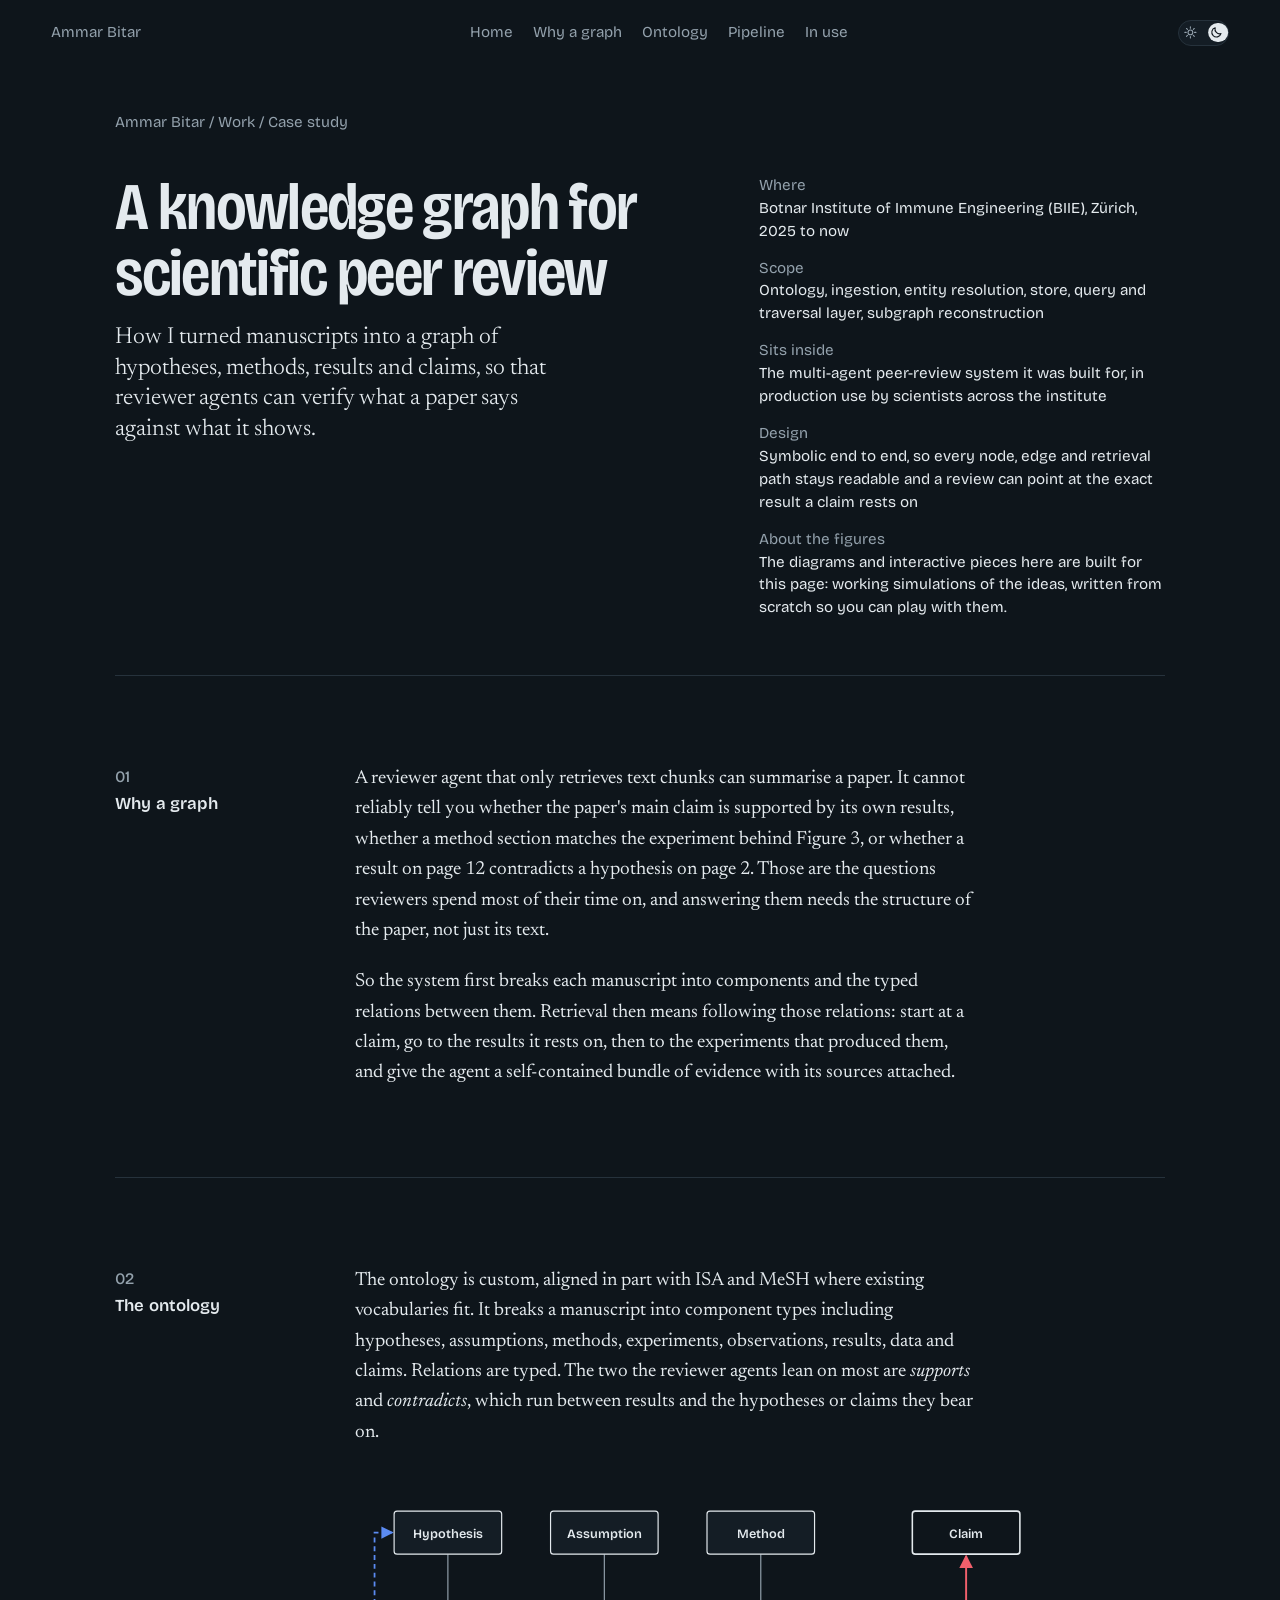
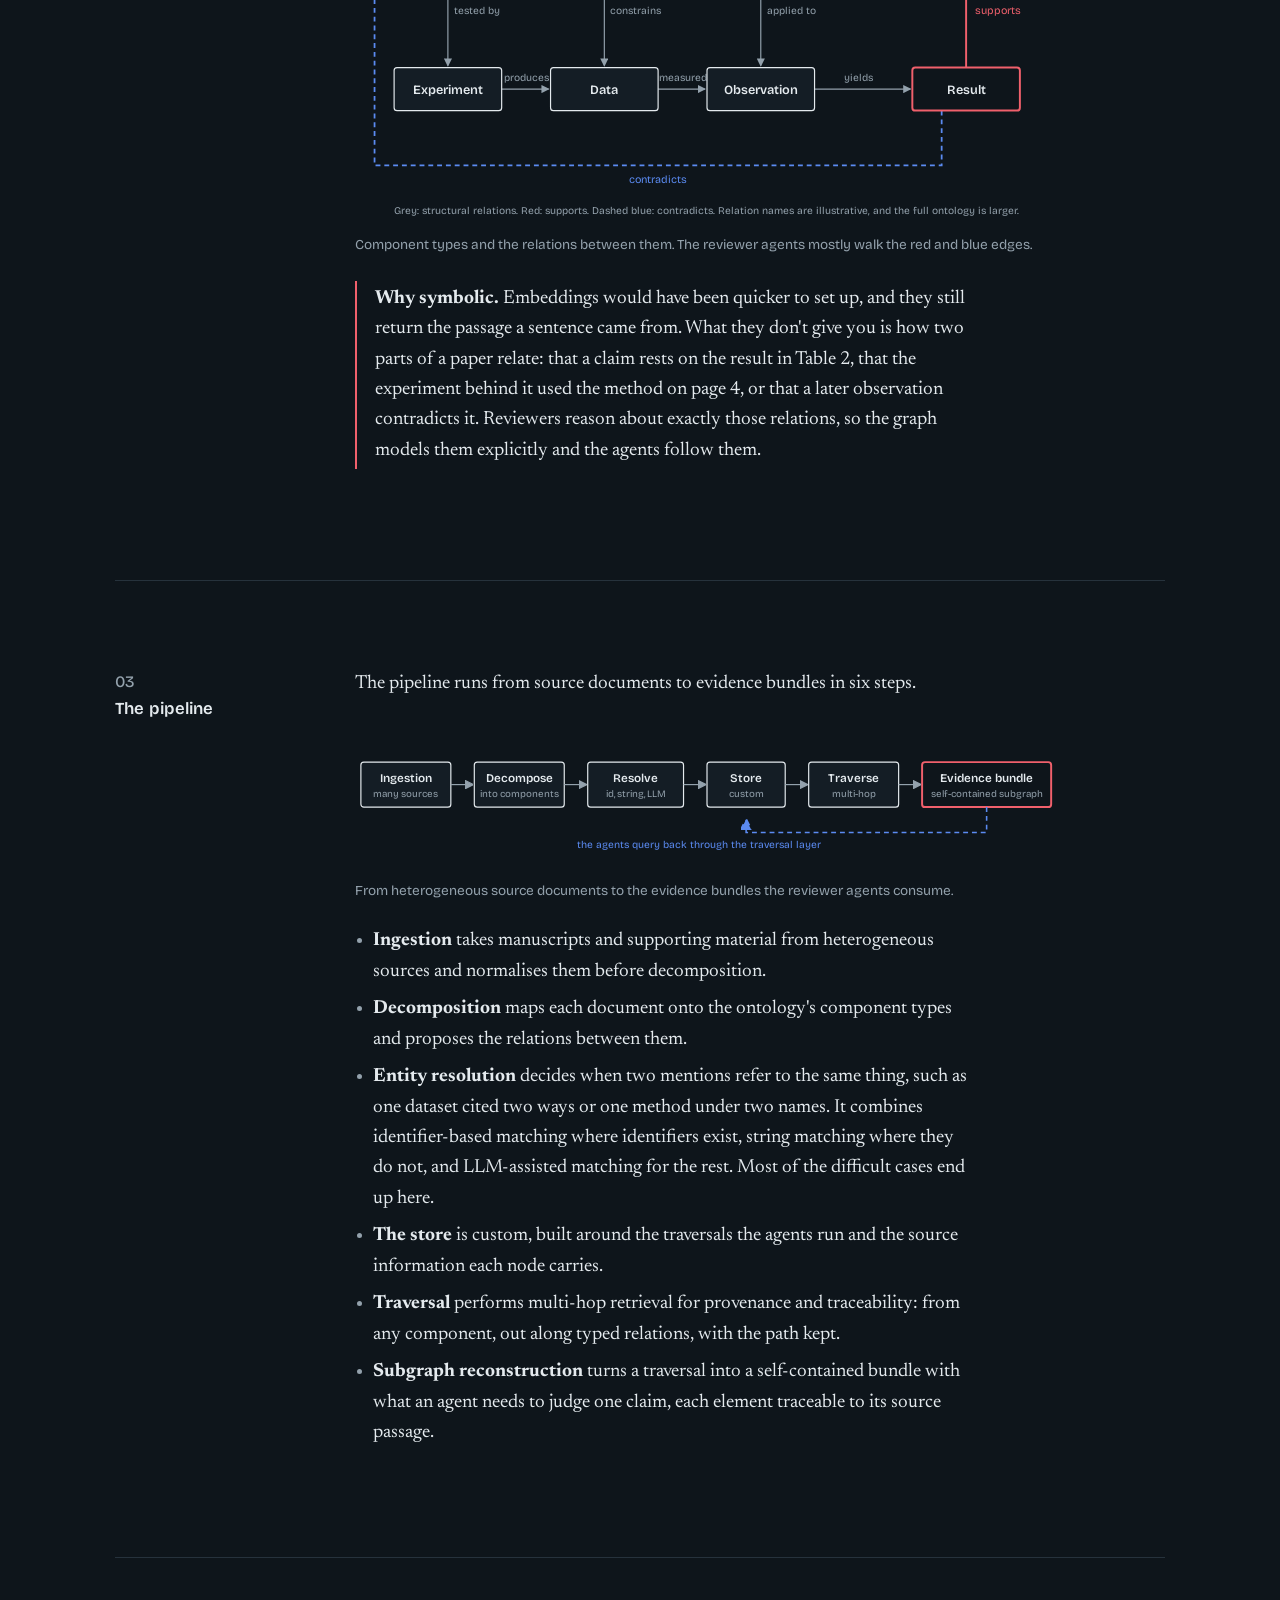
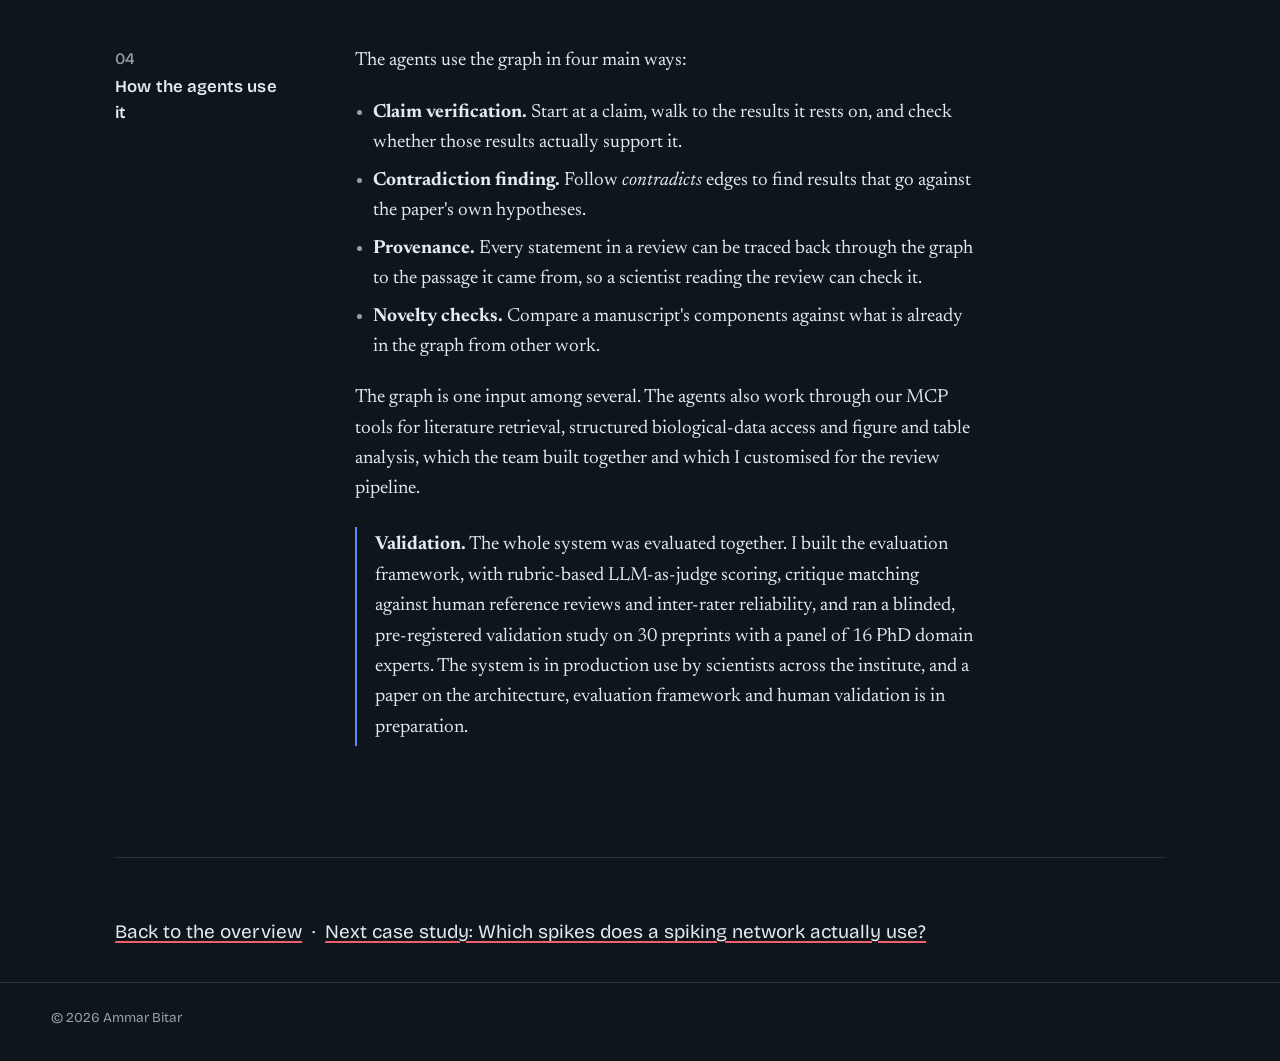
<file: work/knowledge-graph.html>
<!DOCTYPE html>
<html lang="en">
<head>
<meta charset="utf-8">
<meta name="viewport" content="width=device-width, initial-scale=1">
<title>A knowledge graph for scientific peer review · Ammar Bitar</title>
<meta name="description" content="Case study: how a symbolic knowledge graph of hypotheses, methods, results and claims lets reviewer agents verify what a paper says against what it shows.">
<meta property="og:title" content="A knowledge graph for scientific peer review">
<meta property="og:description" content="Case study: how a symbolic knowledge graph of hypotheses, methods, results and claims lets reviewer agents verify what a paper says against what it shows.">
<link rel="icon" href="data:image/svg+xml,<svg xmlns='http://www.w3.org/2000/svg' viewBox='0 0 16 16'><rect x='3' y='3' width='4' height='4' fill='%23D23F4E'/><rect x='9' y='9' width='4' height='4' fill='%232C5FD0'/></svg>">
<link rel="canonical" href="https://ammar-bitar.github.io/work/knowledge-graph.html">
<meta property="og:url" content="https://ammar-bitar.github.io/work/knowledge-graph.html">
<meta property="og:type" content="article">
<meta property="og:image" content="https://ammar-bitar.github.io/assets/og.png">
<meta property="og:image:width" content="1200">
<meta property="og:image:height" content="630">
<meta name="twitter:card" content="summary_large_image">
<meta name="theme-color" content="#0E151B">
<script>try{var t=localStorage.getItem('theme');if(t==='light'||t==='dark')document.documentElement.dataset.theme=t}catch(e){}</script>
<link rel="preload" href="../assets/fonts/bricolage-grotesque.woff2" as="font" type="font/woff2" crossorigin>
<link rel="preload" href="../assets/fonts/newsreader.woff2" as="font" type="font/woff2" crossorigin>
<link rel="stylesheet" href="../assets/site.css">
</head>
<body>
<a class="skip" href="#main">Skip to content</a>
<header>
  <div class="bar">
    <span>Ammar Bitar</span>
    <nav aria-label="Sections"><a href="../">Home</a><a href="#why">Why a graph</a><a href="#ontology">Ontology</a><a href="#pipeline">Pipeline</a><a href="#use">In use</a></nav>
    <button class="theme-switch" id="themeBtn" type="button" role="switch" aria-checked="true" aria-label="Dark theme" title="Dark theme">
      <span class="track">
        <svg class="ico sun" viewBox="0 0 24 24" fill="none" stroke="currentColor" stroke-width="2" stroke-linecap="round" aria-hidden="true">
          <circle cx="12" cy="12" r="4.4"/>
          <path d="M12 1.6v2.6M12 19.8v2.6M22.4 12h-2.6M4.2 12H1.6M19.35 4.65l-1.84 1.84M6.49 17.51l-1.84 1.84M19.35 19.35l-1.84-1.84M6.49 6.49L4.65 4.65"/>
        </svg>
        <svg class="ico moon" viewBox="0 0 24 24" fill="none" stroke="currentColor" stroke-width="2" stroke-linecap="round" stroke-linejoin="round" aria-hidden="true">
          <path d="M20.6 14.3A8.8 8.8 0 0 1 9.7 3.4a8.8 8.8 0 1 0 10.9 10.9z"/>
        </svg>
        <span class="knob"></span>
      </span>
    </button>
  </div>
</header>
<main id="main" class="cs" style="padding-top:clamp(2rem,6vw,4rem)">
  <p class="crumb"><a href="../">Ammar Bitar</a> / Work / Case study</p>
  <div class="cs-head">
    <div>
      <h1>A knowledge graph for scientific peer review</h1>
      <p class="lede">How I turned manuscripts into a graph of hypotheses, methods, results and claims, so that reviewer agents can verify what a paper says against what it shows.</p>
    </div>
    <dl class="facts">
      <dt>Where</dt><dd>Botnar Institute of Immune Engineering (BIIE), Zürich, 2025 to now</dd>
      <dt>Scope</dt><dd>Ontology, ingestion, entity resolution, store, query and traversal layer, subgraph reconstruction</dd>
      <dt>Sits inside</dt><dd>The multi-agent peer-review system it was built for, in production use by scientists across the institute</dd>
      <dt>Design</dt><dd>Symbolic end to end, so every node, edge and retrieval path stays readable and a review can point at the exact result a claim rests on</dd>
      <dt>About the figures</dt><dd>The diagrams and interactive pieces here are built for this page: working simulations of the ideas, written from scratch so you can play with them.</dd>
    </dl>
  </div>

  <section class="sec" id="why" aria-labelledby="why-h">
    <h2 id="why-h">01<b>Why a graph</b></h2>
    <div class="prose">
      <p>A reviewer agent that only retrieves text chunks can summarise a paper. It cannot reliably tell you whether the paper's main claim is supported by its own results, whether a method section matches the experiment behind Figure 3, or whether a result on page 12 contradicts a hypothesis on page 2. Those are the questions reviewers spend most of their time on, and answering them needs the structure of the paper, not just its text.</p>
      <p>So the system first breaks each manuscript into components and the typed relations between them. Retrieval then means following those relations: start at a claim, go to the results it rests on, then to the experiments that produced them, and give the agent a self-contained bundle of evidence with its sources attached.</p>
    </div>
  </section>

  <section class="sec" id="ontology" aria-labelledby="ont-h">
    <h2 id="ont-h">02<b>The ontology</b></h2>
    <div class="prose">
      <p>The ontology is custom, aligned in part with ISA and MeSH where existing vocabularies fit. It breaks a manuscript into component types including hypotheses, assumptions, methods, experiments, observations, results, data and claims. Relations are typed. The two the reviewer agents lean on most are <em>supports</em> and <em>contradicts</em>, which run between results and the hypotheses or claims they bear on.</p>
      <figure class="fig">
        <svg viewBox="0 0 720 360" role="img" aria-labelledby="ont-t">
          <title id="ont-t">Ontology diagram: hypothesis, assumption, method and claim on the top row; experiment, data, observation and result on the bottom row. Structural relations in grey, a red supports edge from result to claim, and a dashed blue contradicts edge from result back to hypothesis.</title>
          <defs>
            <marker id="ahg" viewBox="0 0 8 8" refX="7" refY="4" markerWidth="7" markerHeight="7" orient="auto"><path d="M0 0L8 4L0 8z" fill="var(--muted)"/></marker>
            <marker id="ahr" viewBox="0 0 8 8" refX="7" refY="4" markerWidth="7" markerHeight="7" orient="auto"><path d="M0 0L8 4L0 8z" fill="var(--on)"/></marker>
            <marker id="ahb" viewBox="0 0 8 8" refX="7" refY="4" markerWidth="7" markerHeight="7" orient="auto"><path d="M0 0L8 4L0 8z" fill="var(--off)"/></marker>
          </defs>
          <g stroke="var(--muted)" stroke-width="1.2" fill="none" marker-end="url(#ahg)">
            <path d="M95 84 L95 198"/><path d="M255 84 L255 198"/><path d="M415 84 L415 198"/>
            <path d="M150 222 L198 222"/><path d="M310 222 L358 222"/><path d="M470 222 L568 222"/>
          </g>
          <path d="M625 200 L625 86" fill="none" stroke="var(--on)" stroke-width="2" marker-end="url(#ahr)"/>
          <path d="M600 244 L600 300 L20 300 L20 62 L38 62" fill="none" stroke="var(--off)" stroke-width="1.8" stroke-dasharray="5 4" marker-end="url(#ahb)"/>
          <g font-size="10.5" fill="var(--muted)">
            <text x="101" y="145">tested by</text><text x="261" y="145">constrains</text><text x="421" y="145">applied to</text>
            <text x="152" y="214">produces</text><text x="311" y="214">measured</text><text x="500" y="214">yields</text>
          </g>
          <text x="634" y="145" font-size="11" fill="var(--on)">supports</text>
          <text x="280" y="318" font-size="11" fill="var(--off)">contradicts</text>
          <g font-size="13" font-weight="600" fill="var(--ink)">
            <g><rect x="40" y="40" width="110" height="44" rx="3" fill="var(--paper-2)" stroke="var(--ink)" stroke-width="1.2"/><text x="95.0" y="67" text-anchor="middle">Hypothesis</text></g><g><rect x="200" y="40" width="110" height="44" rx="3" fill="var(--paper-2)" stroke="var(--ink)" stroke-width="1.2"/><text x="255.0" y="67" text-anchor="middle">Assumption</text></g><g><rect x="360" y="40" width="110" height="44" rx="3" fill="var(--paper-2)" stroke="var(--ink)" stroke-width="1.2"/><text x="415.0" y="67" text-anchor="middle">Method</text></g><g><rect x="570" y="40" width="110" height="44" rx="3" fill="var(--paper)" stroke="var(--ink)" stroke-width="1.6"/><text x="625.0" y="67" text-anchor="middle">Claim</text></g>
            <g><rect x="40" y="200" width="110" height="44" rx="3" fill="var(--paper-2)" stroke="var(--ink)" stroke-width="1.2"/><text x="95.0" y="227" text-anchor="middle">Experiment</text></g><g><rect x="200" y="200" width="110" height="44" rx="3" fill="var(--paper-2)" stroke="var(--ink)" stroke-width="1.2"/><text x="255.0" y="227" text-anchor="middle">Data</text></g><g><rect x="360" y="200" width="110" height="44" rx="3" fill="var(--paper-2)" stroke="var(--ink)" stroke-width="1.2"/><text x="415.0" y="227" text-anchor="middle">Observation</text></g><g><rect x="570" y="200" width="110" height="44" rx="3" fill="var(--paper)" stroke="var(--on)" stroke-width="2"/><text x="625.0" y="227" text-anchor="middle">Result</text></g>
          </g>
          <text x="40" y="350" font-size="10.5" fill="var(--muted)">Grey: structural relations. Red: supports. Dashed blue: contradicts. Relation names are illustrative, and the full ontology is larger.</text>
        </svg>
        <figcaption>Component types and the relations between them. The reviewer agents mostly walk the red and blue edges.</figcaption>
      </figure>
      <div class="callout on">
        <p><strong>Why symbolic.</strong> Embeddings would have been quicker to set up, and they still return the passage a sentence came from. What they don't give you is how two parts of a paper relate: that a claim rests on the result in Table 2, that the experiment behind it used the method on page 4, or that a later observation contradicts it. Reviewers reason about exactly those relations, so the graph models them explicitly and the agents follow them.</p>
      </div>
    </div>
  </section>

  <section class="sec" id="pipeline" aria-labelledby="pipe-h">
    <h2 id="pipe-h">03<b>The pipeline</b></h2>
    <div class="prose">
      <p>The pipeline runs from source documents to evidence bundles in six steps.</p>
      <figure class="fig">
        <svg viewBox="0 0 720 150" role="img" aria-labelledby="pipe-t">
          <title id="pipe-t">Pipeline: ingestion, decomposition, entity resolution, store, traversal, evidence bundles, agents</title>
          <g font-size="12" font-weight="600" fill="var(--ink)">
            <g><rect x="6" y="40" width="92" height="46" rx="3" fill="var(--paper-2)" stroke="var(--ink)" stroke-width="1.2"/><text x="52" y="60" text-anchor="middle">Ingestion</text><text x="52" y="76" text-anchor="middle" font-weight="400" font-size="10" fill="var(--muted)">many sources</text></g>
            <g><rect x="122" y="40" width="92" height="46" rx="3" fill="var(--paper-2)" stroke="var(--ink)" stroke-width="1.2"/><text x="168" y="60" text-anchor="middle">Decompose</text><text x="168" y="76" text-anchor="middle" font-weight="400" font-size="10" fill="var(--muted)">into components</text></g>
            <g><rect x="238" y="40" width="98" height="46" rx="3" fill="var(--paper-2)" stroke="var(--ink)" stroke-width="1.2"/><text x="287" y="60" text-anchor="middle">Resolve</text><text x="287" y="76" text-anchor="middle" font-weight="400" font-size="10" fill="var(--muted)">id, string, LLM</text></g>
            <g><rect x="360" y="40" width="80" height="46" rx="3" fill="var(--paper-2)" stroke="var(--ink)" stroke-width="1.2"/><text x="400" y="60" text-anchor="middle">Store</text><text x="400" y="76" text-anchor="middle" font-weight="400" font-size="10" fill="var(--muted)">custom</text></g>
            <g><rect x="464" y="40" width="92" height="46" rx="3" fill="var(--paper-2)" stroke="var(--ink)" stroke-width="1.2"/><text x="510" y="60" text-anchor="middle">Traverse</text><text x="510" y="76" text-anchor="middle" font-weight="400" font-size="10" fill="var(--muted)">multi-hop</text></g>
            <g><rect x="580" y="40" width="132" height="46" rx="3" fill="var(--paper)" stroke="var(--on)" stroke-width="2"/><text x="646" y="60" text-anchor="middle">Evidence bundle</text><text x="646" y="76" text-anchor="middle" font-weight="400" font-size="10" fill="var(--muted)">self-contained subgraph</text></g>
          </g>
          <g stroke="var(--muted)" stroke-width="1.2" fill="none" marker-end="url(#ah2)">
            <defs><marker id="ah2" viewBox="0 0 8 8" refX="7" refY="4" markerWidth="7" markerHeight="7" orient="auto"><path d="M0 0L8 4L0 8z" fill="var(--muted)"/></marker></defs>
            <path d="M98 63 L120 63"/><path d="M214 63 L236 63"/><path d="M336 63 L358 63"/><path d="M440 63 L462 63"/><path d="M556 63 L578 63"/>
          </g>
          <g stroke="var(--off)" stroke-width="1.6" fill="none" stroke-dasharray="5 4">
            <path d="M646 86 L646 112 L400 112 L400 100" marker-end="url(#ah3)"/>
            <defs><marker id="ah3" viewBox="0 0 8 8" refX="7" refY="4" markerWidth="7" markerHeight="7" orient="auto"><path d="M0 0L8 4L0 8z" fill="var(--off)"/></marker></defs>
          </g>
          <g font-size="10.5" fill="var(--off)"><text x="352" y="128" text-anchor="middle">the agents query back through the traversal layer</text></g>
        </svg>
        <figcaption>From heterogeneous source documents to the evidence bundles the reviewer agents consume.</figcaption>
      </figure>
      <ul class="plain">
        <li><strong>Ingestion</strong> takes manuscripts and supporting material from heterogeneous sources and normalises them before decomposition.</li>
        <li><strong>Decomposition</strong> maps each document onto the ontology's component types and proposes the relations between them.</li>
        <li><strong>Entity resolution</strong> decides when two mentions refer to the same thing, such as one dataset cited two ways or one method under two names. It combines identifier-based matching where identifiers exist, string matching where they do not, and LLM-assisted matching for the rest. Most of the difficult cases end up here.</li>
        <li><strong>The store</strong> is custom, built around the traversals the agents run and the source information each node carries.</li>
        <li><strong>Traversal</strong> performs multi-hop retrieval for provenance and traceability: from any component, out along typed relations, with the path kept.</li>
        <li><strong>Subgraph reconstruction</strong> turns a traversal into a self-contained bundle with what an agent needs to judge one claim, each element traceable to its source passage.</li>
      </ul>
    </div>
  </section>

  <section class="sec" id="use" aria-labelledby="use-h">
    <h2 id="use-h">04<b>How the agents use it</b></h2>
    <div class="prose">
      <p>The agents use the graph in four main ways:</p>
      <ul class="plain">
        <li><strong>Claim verification.</strong> Start at a claim, walk to the results it rests on, and check whether those results actually support it.</li>
        <li><strong>Contradiction finding.</strong> Follow <em>contradicts</em> edges to find results that go against the paper's own hypotheses.</li>
        <li><strong>Provenance.</strong> Every statement in a review can be traced back through the graph to the passage it came from, so a scientist reading the review can check it.</li>
        <li><strong>Novelty checks.</strong> Compare a manuscript's components against what is already in the graph from other work.</li>
      </ul>
      <p>The graph is one input among several. The agents also work through our MCP tools for literature retrieval, structured biological-data access and figure and table analysis, which the team built together and which I customised for the review pipeline.</p>
      <div class="callout">
        <p><strong>Validation.</strong> The whole system was evaluated together. I built the evaluation framework, with rubric-based LLM-as-judge scoring, critique matching against human reference reviews and inter-rater reliability, and ran a blinded, pre-registered validation study on 30 preprints with a panel of 16 PhD domain experts. The system is in production use by scientists across the institute, and a paper on the architecture, evaluation framework and human validation is in preparation.</p>
      </div>
    </div>
  </section>


  <p class="backlink"><a href="../">Back to the overview</a> &nbsp;·&nbsp; <a href="../work/snn-explainability.html">Next case study: Which spikes does a spiking network actually use?</a></p>
</main>

<div class="fab" id="fab" data-open="false">
  <canvas id="fabSpark" width="460" height="240" aria-hidden="true"></canvas>
  <div class="fab-links" id="fabLinks">
    <a href="mailto:ammar.bitar@outlook.com"><i style="background:var(--on)"></i>ammar.bitar@outlook.com</a>
    <a href="https://www.linkedin.com/in/ammar-bitar"><i style="background:var(--off)"></i>LinkedIn</a>
  </div>
  <button class="fab-btn" id="fabBtn" type="button" aria-expanded="false" aria-controls="fabLinks">
    <span class="px2" aria-hidden="true"><i></i><i></i></span>Contact me
  </button>
</div>

<footer>
  <span>© 2026 Ammar Bitar</span>
</footer>
<script src="../assets/site.js" defer></script>

<script data-goatcounter="https://ammarbitar.goatcounter.com/count"
        async src="//gc.zgo.at/count.js"></script>
</body>
</html>
</file>
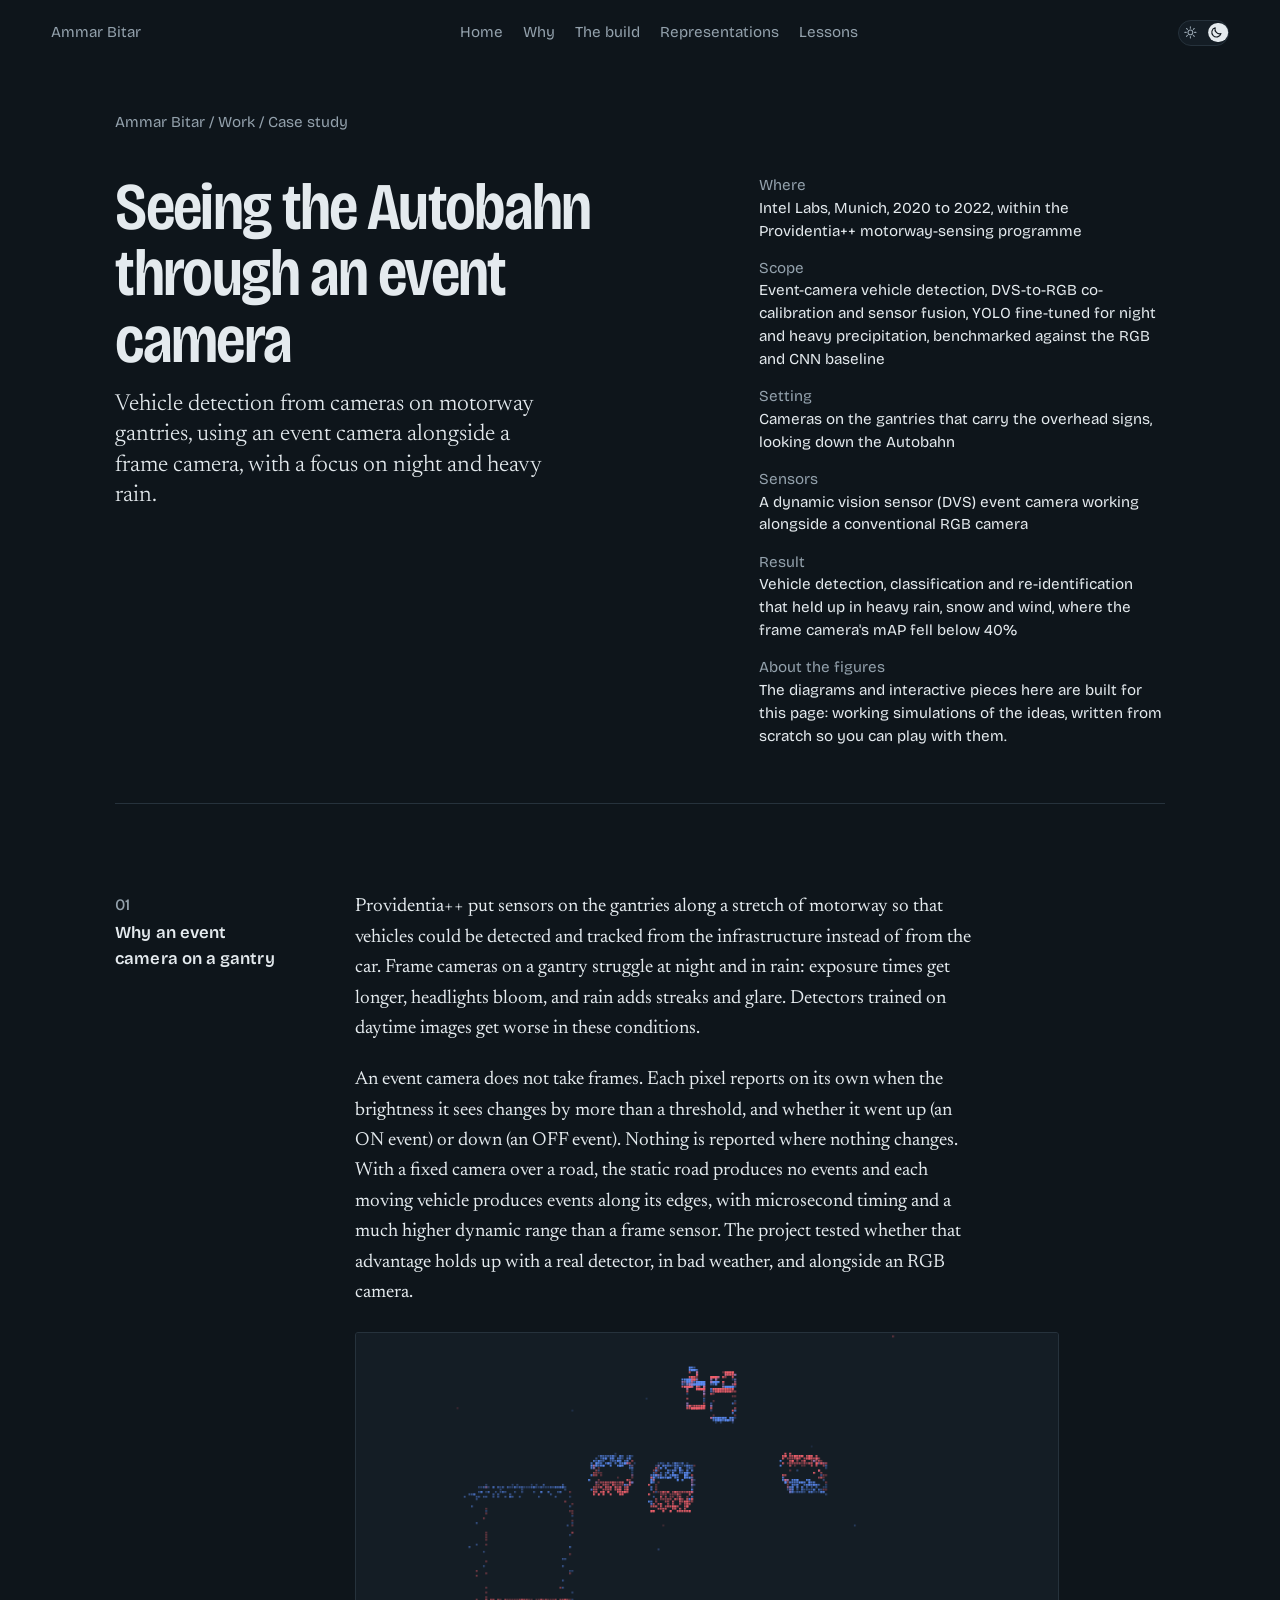
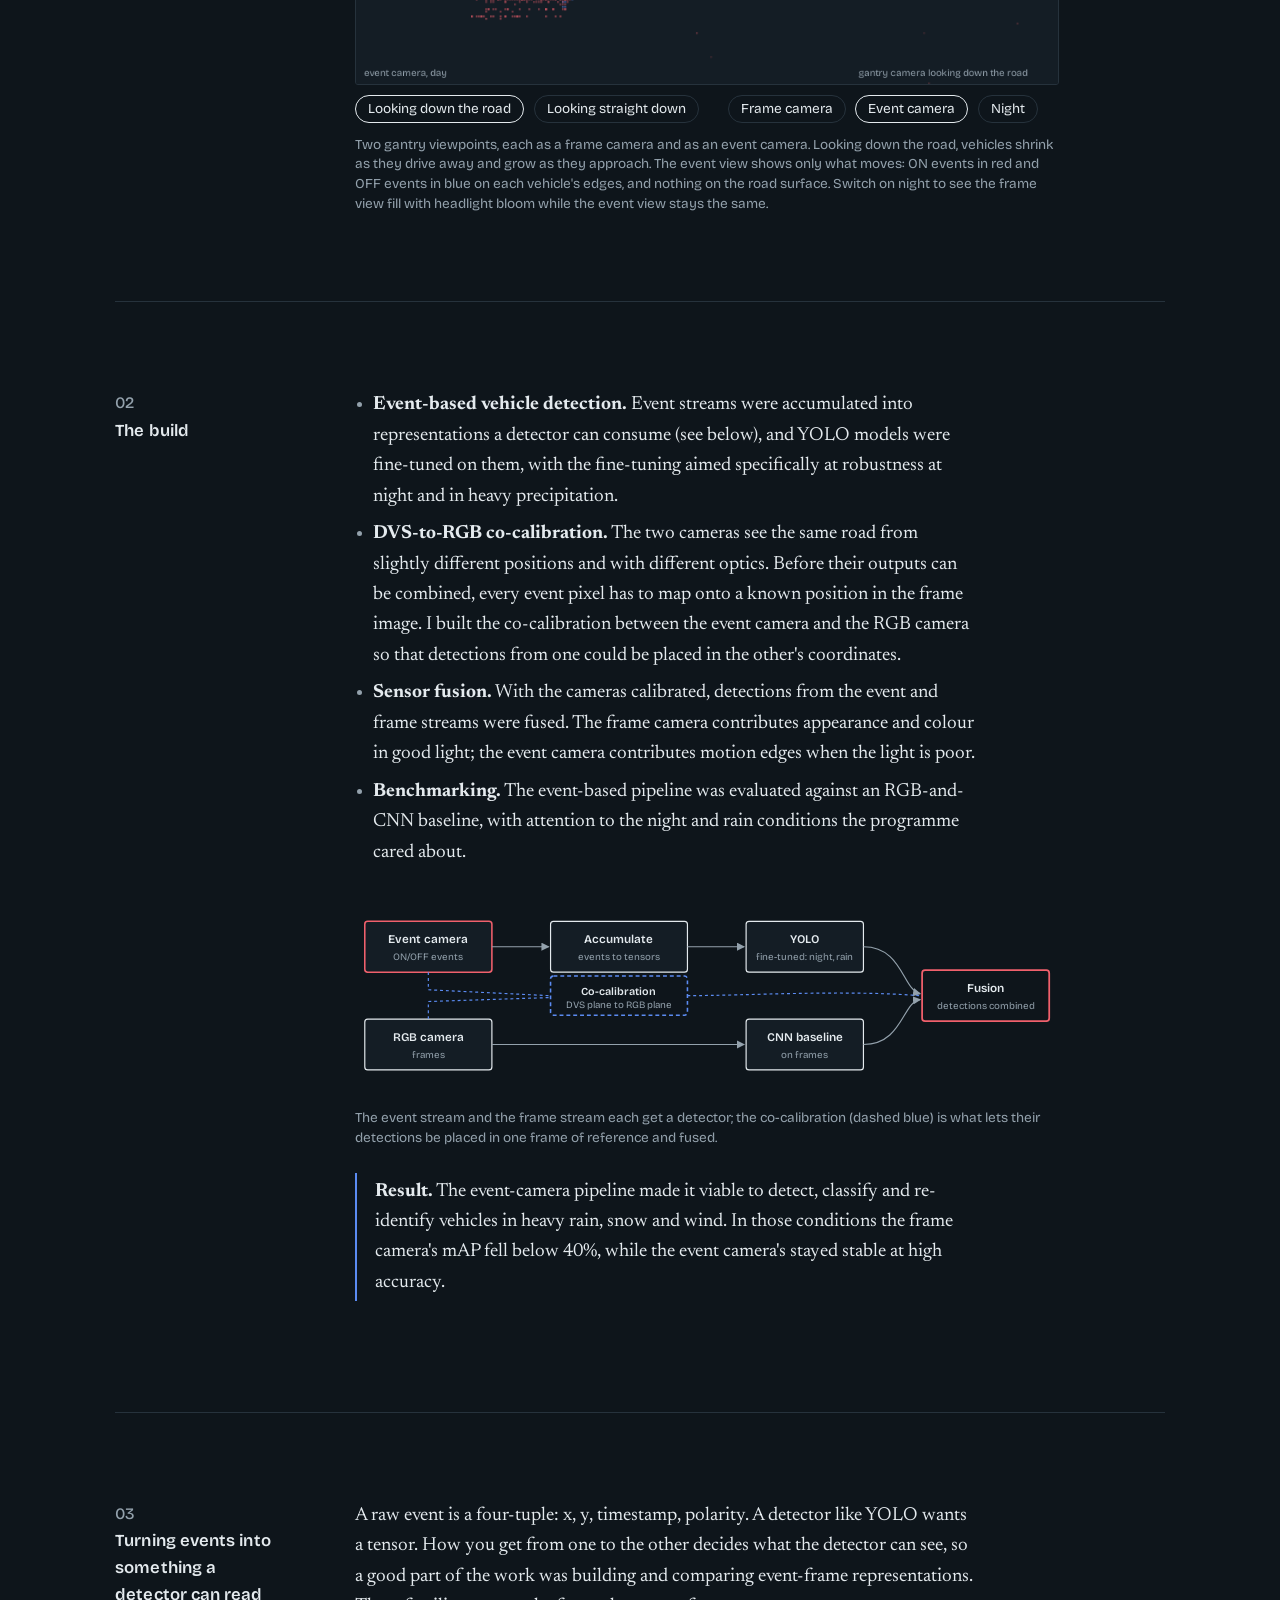
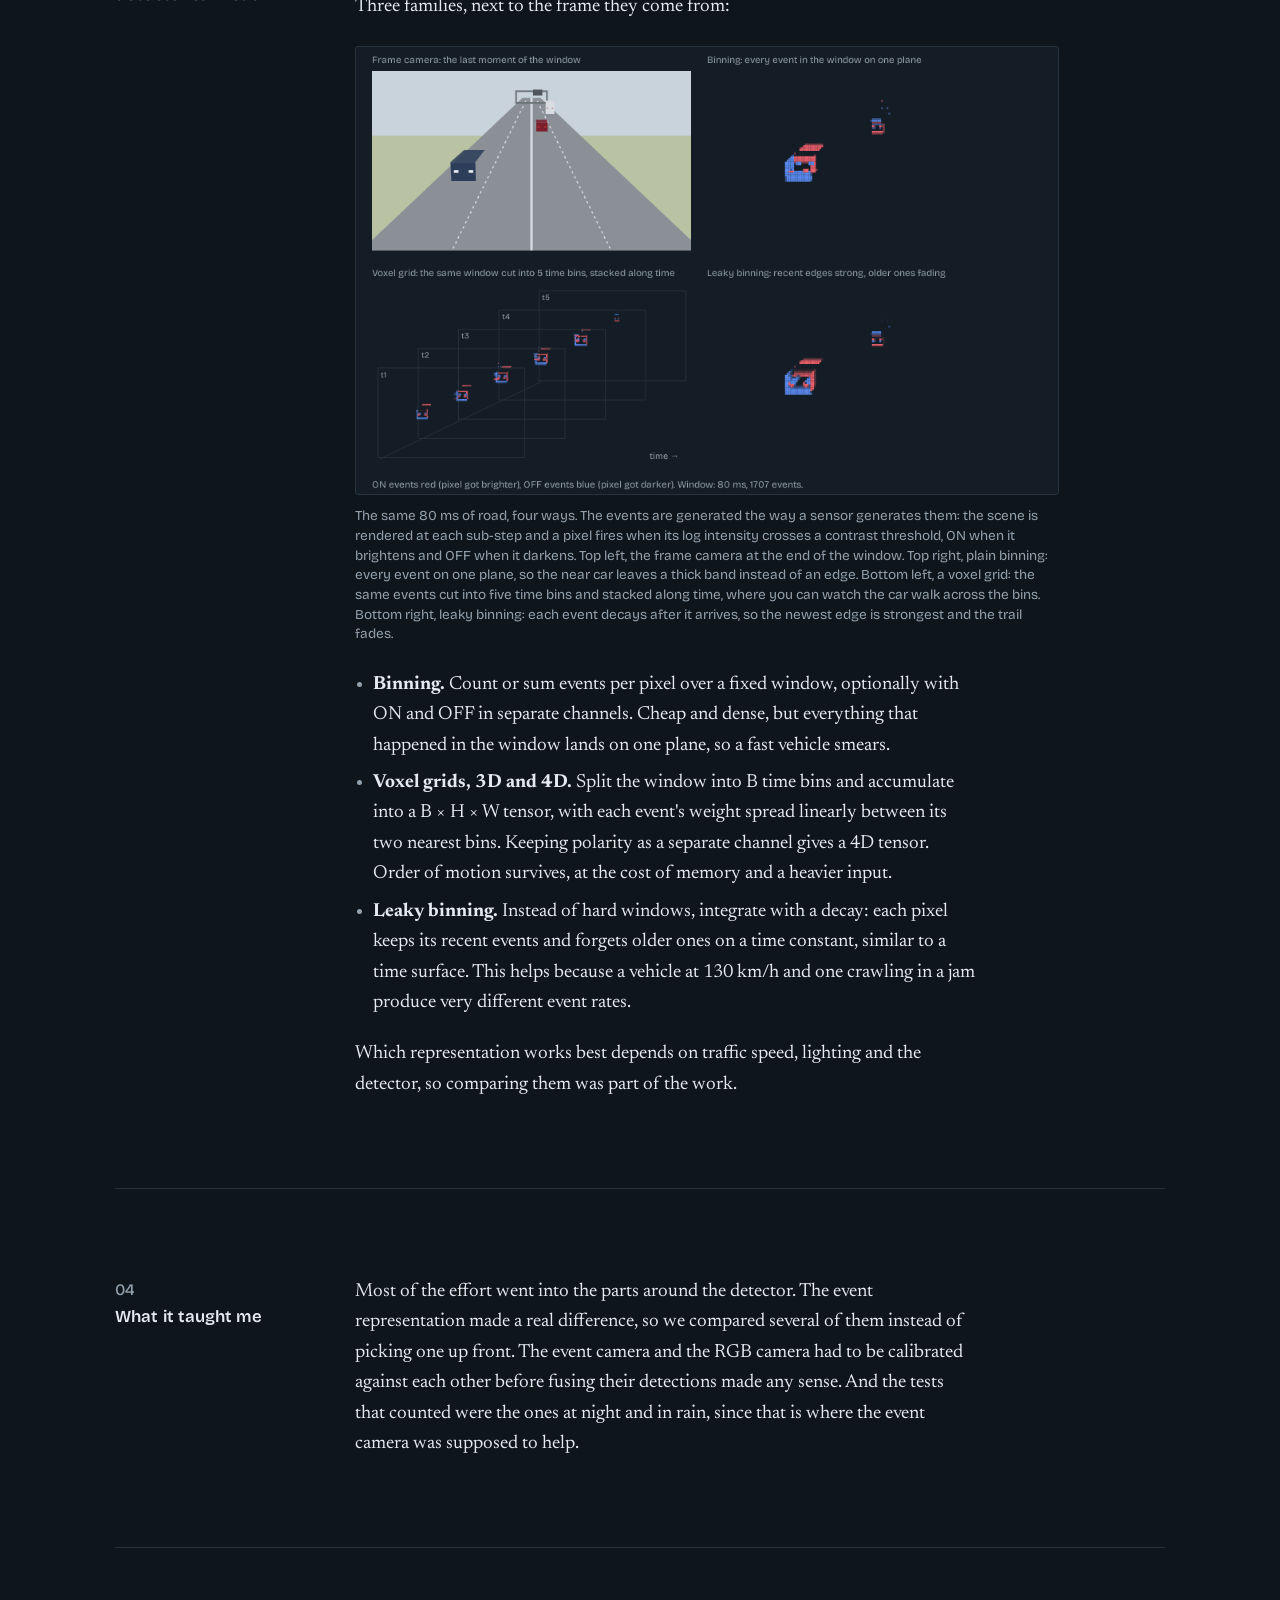
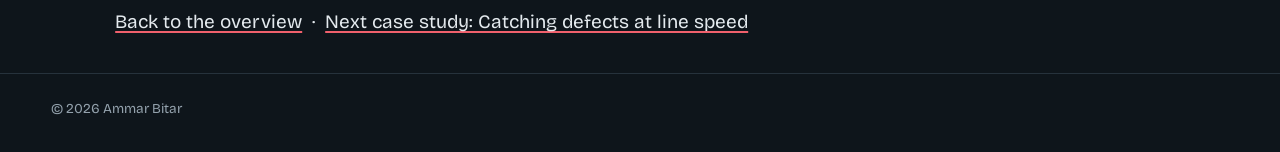
<file: work/providentia.html>
<!DOCTYPE html>
<html lang="en">
<head>
<meta charset="utf-8">
<meta name="viewport" content="width=device-width, initial-scale=1">
<title>Seeing the Autobahn through an event camera · Ammar Bitar</title>
<meta name="description" content="Case study: event-camera vehicle detection from motorway gantries in the Providentia++ programme, sensor fusion, and the event representations behind it.">
<meta property="og:title" content="Seeing the Autobahn through an event camera">
<meta property="og:description" content="Case study: event-camera vehicle detection from motorway gantries in the Providentia++ programme, sensor fusion, and the event representations behind it.">
<link rel="icon" href="data:image/svg+xml,<svg xmlns='http://www.w3.org/2000/svg' viewBox='0 0 16 16'><rect x='3' y='3' width='4' height='4' fill='%23D23F4E'/><rect x='9' y='9' width='4' height='4' fill='%232C5FD0'/></svg>">
<link rel="canonical" href="https://ammar-bitar.github.io/work/providentia.html">
<meta property="og:url" content="https://ammar-bitar.github.io/work/providentia.html">
<meta property="og:type" content="article">
<meta property="og:image" content="https://ammar-bitar.github.io/assets/og.png">
<meta property="og:image:width" content="1200">
<meta property="og:image:height" content="630">
<meta name="twitter:card" content="summary_large_image">
<meta name="theme-color" content="#0E151B">
<script>try{var t=localStorage.getItem('theme');if(t==='light'||t==='dark')document.documentElement.dataset.theme=t}catch(e){}</script>
<link rel="preload" href="../assets/fonts/bricolage-grotesque.woff2" as="font" type="font/woff2" crossorigin>
<link rel="preload" href="../assets/fonts/newsreader.woff2" as="font" type="font/woff2" crossorigin>
<link rel="stylesheet" href="../assets/site.css">
</head>
<body>
<a class="skip" href="#main">Skip to content</a>
<header>
  <div class="bar">
    <span>Ammar Bitar</span>
    <nav aria-label="Sections"><a href="../">Home</a><a href="#why">Why</a><a href="#build">The build</a><a href="#repr">Representations</a><a href="#learned">Lessons</a></nav>
    <button class="theme-switch" id="themeBtn" type="button" role="switch" aria-checked="true" aria-label="Dark theme" title="Dark theme">
      <span class="track">
        <svg class="ico sun" viewBox="0 0 24 24" fill="none" stroke="currentColor" stroke-width="2" stroke-linecap="round" aria-hidden="true">
          <circle cx="12" cy="12" r="4.4"/>
          <path d="M12 1.6v2.6M12 19.8v2.6M22.4 12h-2.6M4.2 12H1.6M19.35 4.65l-1.84 1.84M6.49 17.51l-1.84 1.84M19.35 19.35l-1.84-1.84M6.49 6.49L4.65 4.65"/>
        </svg>
        <svg class="ico moon" viewBox="0 0 24 24" fill="none" stroke="currentColor" stroke-width="2" stroke-linecap="round" stroke-linejoin="round" aria-hidden="true">
          <path d="M20.6 14.3A8.8 8.8 0 0 1 9.7 3.4a8.8 8.8 0 1 0 10.9 10.9z"/>
        </svg>
        <span class="knob"></span>
      </span>
    </button>
  </div>
</header>
<main id="main" class="cs" style="padding-top:clamp(2rem,6vw,4rem)">
  <p class="crumb"><a href="../">Ammar Bitar</a> / Work / Case study</p>
  <div class="cs-head">
    <div>
      <h1>Seeing the Autobahn through an event camera</h1>
      <p class="lede">Vehicle detection from cameras on motorway gantries, using an event camera alongside a frame camera, with a focus on night and heavy rain.</p>
    </div>
    <dl class="facts">
      <dt>Where</dt><dd>Intel Labs, Munich, 2020 to 2022, within the Providentia++ motorway-sensing programme</dd>
      <dt>Scope</dt><dd>Event-camera vehicle detection, DVS-to-RGB co-calibration and sensor fusion, YOLO fine-tuned for night and heavy precipitation, benchmarked against the RGB and CNN baseline</dd>
      <dt>Setting</dt><dd>Cameras on the gantries that carry the overhead signs, looking down the Autobahn</dd>
      <dt>Sensors</dt><dd>A dynamic vision sensor (DVS) event camera working alongside a conventional RGB camera</dd>
      <dt>Result</dt><dd>Vehicle detection, classification and re-identification that held up in heavy rain, snow and wind, where the frame camera's mAP fell below 40%</dd>
      <dt>About the figures</dt><dd>The diagrams and interactive pieces here are built for this page: working simulations of the ideas, written from scratch so you can play with them.</dd>
    </dl>
  </div>

  <section class="sec" id="why" aria-labelledby="w-h">
    <h2 id="w-h">01<b>Why an event camera on a gantry</b></h2>
    <div class="prose">
      <p>Providentia++ put sensors on the gantries along a stretch of motorway so that vehicles could be detected and tracked from the infrastructure instead of from the car. Frame cameras on a gantry struggle at night and in rain: exposure times get longer, headlights bloom, and rain adds streaks and glare. Detectors trained on daytime images get worse in these conditions.</p>
      <p>An event camera does not take frames. Each pixel reports on its own when the brightness it sees changes by more than a threshold, and whether it went up (an ON event) or down (an OFF event). Nothing is reported where nothing changes. With a fixed camera over a road, the static road produces no events and each moving vehicle produces events along its edges, with microsecond timing and a much higher dynamic range than a frame sensor. The project tested whether that advantage holds up with a real detector, in bad weather, and alongside an RGB camera.</p>
      <figure class="sim">
        <canvas id="road" width="880" height="440" aria-label="Simulated gantry camera views of a motorway, as a frame camera and as an event camera" role="img"></canvas>
        <div class="ctl">
          <button type="button" id="vFwd" aria-pressed="true">Looking down the road</button>
          <button type="button" id="vTop" aria-pressed="false">Looking straight down</button>
          <span style="width:.6rem"></span>
          <button type="button" id="vFrame" aria-pressed="false">Frame camera</button>
          <button type="button" id="vEvent" aria-pressed="true">Event camera</button>
          <button type="button" id="vNight" aria-pressed="false">Night</button>
        </div>
        <figcaption>Two gantry viewpoints, each as a frame camera and as an event camera. Looking down the road, vehicles shrink as they drive away and grow as they approach. The event view shows only what moves: ON events in red and OFF events in blue on each vehicle's edges, and nothing on the road surface. Switch on night to see the frame view fill with headlight bloom while the event view stays the same.</figcaption>
      </figure>
    </div>
  </section>

  <section class="sec" id="build" aria-labelledby="b-h">
    <h2 id="b-h">02<b>The build</b></h2>
    <div class="prose">
      <ul class="plain">
        <li><strong>Event-based vehicle detection.</strong> Event streams were accumulated into representations a detector can consume (see below), and YOLO models were fine-tuned on them, with the fine-tuning aimed specifically at robustness at night and in heavy precipitation.</li>
        <li><strong>DVS-to-RGB co-calibration.</strong> The two cameras see the same road from slightly different positions and with different optics. Before their outputs can be combined, every event pixel has to map onto a known position in the frame image. I built the co-calibration between the event camera and the RGB camera so that detections from one could be placed in the other's coordinates.</li>
        <li><strong>Sensor fusion.</strong> With the cameras calibrated, detections from the event and frame streams were fused. The frame camera contributes appearance and colour in good light; the event camera contributes motion edges when the light is poor.</li>
        <li><strong>Benchmarking.</strong> The event-based pipeline was evaluated against an RGB-and-CNN baseline, with attention to the night and rain conditions the programme cared about.</li>
      </ul>
      <figure class="fig">
        <svg viewBox="0 0 720 210" role="img" aria-labelledby="b-t">
          <title id="b-t">Pipeline diagram: the event camera and the RGB camera on the gantry each feed a YOLO detector; a co-calibration step maps between the two image planes; a fusion step combines the detections.</title>
          <defs><marker id="pa" viewBox="0 0 8 8" refX="7" refY="4" markerWidth="7" markerHeight="7" orient="auto"><path d="M0 0L8 4L0 8z" fill="var(--muted)"/></marker></defs>
          <g font-size="12" font-weight="600" fill="var(--ink)">
            <rect x="10" y="30" width="130" height="52" rx="3" fill="var(--paper-2)" stroke="var(--on)" stroke-width="1.6"/><text x="75" y="52" text-anchor="middle">Event camera</text><text x="75" y="70" text-anchor="middle" font-weight="400" font-size="10" fill="var(--muted)">ON/OFF events</text>
            <rect x="10" y="130" width="130" height="52" rx="3" fill="var(--paper-2)" stroke="var(--ink)" stroke-width="1.2"/><text x="75" y="152" text-anchor="middle">RGB camera</text><text x="75" y="170" text-anchor="middle" font-weight="400" font-size="10" fill="var(--muted)">frames</text>
            <rect x="200" y="30" width="140" height="52" rx="3" fill="var(--paper-2)" stroke="var(--ink)" stroke-width="1.2"/><text x="270" y="52" text-anchor="middle">Accumulate</text><text x="270" y="70" text-anchor="middle" font-weight="400" font-size="10" fill="var(--muted)">events to tensors</text>
            <rect x="400" y="30" width="120" height="52" rx="3" fill="var(--paper-2)" stroke="var(--ink)" stroke-width="1.2"/><text x="460" y="52" text-anchor="middle">YOLO</text><text x="460" y="70" text-anchor="middle" font-weight="400" font-size="10" fill="var(--muted)">fine-tuned: night, rain</text>
            <rect x="400" y="130" width="120" height="52" rx="3" fill="var(--paper-2)" stroke="var(--ink)" stroke-width="1.2"/><text x="460" y="152" text-anchor="middle">CNN baseline</text><text x="460" y="170" text-anchor="middle" font-weight="400" font-size="10" fill="var(--muted)">on frames</text>
            <rect x="580" y="80" width="130" height="52" rx="3" fill="var(--paper)" stroke="var(--on)" stroke-width="1.8"/><text x="645" y="102" text-anchor="middle">Fusion</text><text x="645" y="120" text-anchor="middle" font-weight="400" font-size="10" fill="var(--muted)">detections combined</text>
            <rect x="200" y="86" width="140" height="40" rx="3" fill="var(--paper)" stroke="var(--off)" stroke-width="1.6" stroke-dasharray="4 3"/><text x="270" y="105" text-anchor="middle" font-size="11">Co-calibration</text><text x="270" y="119" text-anchor="middle" font-weight="400" font-size="10" fill="var(--muted)">DVS plane to RGB plane</text>
          </g>
          <g stroke="var(--muted)" stroke-width="1.2" fill="none" marker-end="url(#pa)">
            <path d="M140 56 L198 56"/><path d="M340 56 L398 56"/><path d="M520 56 C 560 56, 560 100, 578 104"/>
            <path d="M140 156 L398 156"/><path d="M520 156 C 560 156, 560 112, 578 110"/>
          </g>
          <g stroke="var(--off)" stroke-width="1.2" fill="none" stroke-dasharray="3 3"><path d="M75 82 L75 100 L198 106"/><path d="M75 130 L75 112 L198 108"/><path d="M340 106 C 400 106, 500 100, 578 106"/></g>
        </svg>
        <figcaption>The event stream and the frame stream each get a detector; the co-calibration (dashed blue) is what lets their detections be placed in one frame of reference and fused.</figcaption>
      </figure>
      <div class="callout">
        <p><strong>Result.</strong> The event-camera pipeline made it viable to detect, classify and re-identify vehicles in heavy rain, snow and wind. In those conditions the frame camera's mAP fell below 40%, while the event camera's stayed stable at high accuracy.</p>
      </div>
    </div>
  </section>


  <section class="sec" id="repr" aria-labelledby="r-h">
    <h2 id="r-h">03<b>Turning events into something a detector can read</b></h2>
    <div class="prose">
      <p>A raw event is a four-tuple: x, y, timestamp, polarity. A detector like YOLO wants a tensor. How you get from one to the other decides what the detector can see, so a good part of the work was building and comparing event-frame representations. Three families, next to the frame they come from:</p>
      <figure class="sim">
        <canvas id="reprC" width="880" height="560" aria-label="One moment of the motorway scene as an RGB frame, and the same window of events as a binned event frame, a voxel grid in space and time, and a leaky-binned surface" role="img"></canvas>
        <figcaption>The same 80 ms of road, four ways. The events are generated the way a sensor generates them: the scene is rendered at each sub-step and a pixel fires when its log intensity crosses a contrast threshold, ON when it brightens and OFF when it darkens. Top left, the frame camera at the end of the window. Top right, plain binning: every event on one plane, so the near car leaves a thick band instead of an edge. Bottom left, a voxel grid: the same events cut into five time bins and stacked along time, where you can watch the car walk across the bins. Bottom right, leaky binning: each event decays after it arrives, so the newest edge is strongest and the trail fades.</figcaption>
      </figure>
      <ul class="plain">
        <li><strong>Binning.</strong> Count or sum events per pixel over a fixed window, optionally with ON and OFF in separate channels. Cheap and dense, but everything that happened in the window lands on one plane, so a fast vehicle smears.</li>
        <li><strong>Voxel grids, 3D and 4D.</strong> Split the window into B time bins and accumulate into a B × H × W tensor, with each event's weight spread linearly between its two nearest bins. Keeping polarity as a separate channel gives a 4D tensor. Order of motion survives, at the cost of memory and a heavier input.</li>
        <li><strong>Leaky binning.</strong> Instead of hard windows, integrate with a decay: each pixel keeps its recent events and forgets older ones on a time constant, similar to a time surface. This helps because a vehicle at 130 km/h and one crawling in a jam produce very different event rates.</li>
      </ul>
      <p>Which representation works best depends on traffic speed, lighting and the detector, so comparing them was part of the work.</p>
    </div>
  </section>

  <section class="sec" id="learned" aria-labelledby="l-h">
    <h2 id="l-h">04<b>What it taught me</b></h2>
    <div class="prose">
      <p>Most of the effort went into the parts around the detector. The event representation made a real difference, so we compared several of them instead of picking one up front. The event camera and the RGB camera had to be calibrated against each other before fusing their detections made any sense. And the tests that counted were the ones at night and in rain, since that is where the event camera was supposed to help.</p>
    </div>
  </section>

  <p class="backlink"><a href="../">Back to the overview</a> &nbsp;·&nbsp; <a href="../work/edge-vision.html">Next case study: Catching defects at line speed</a></p>
</main>

<div class="fab" id="fab" data-open="false">
  <canvas id="fabSpark" width="460" height="240" aria-hidden="true"></canvas>
  <div class="fab-links" id="fabLinks">
    <a href="mailto:ammar.bitar@outlook.com"><i style="background:var(--on)"></i>ammar.bitar@outlook.com</a>
    <a href="https://www.linkedin.com/in/ammar-bitar"><i style="background:var(--off)"></i>LinkedIn</a>
  </div>
  <button class="fab-btn" id="fabBtn" type="button" aria-expanded="false" aria-controls="fabLinks">
    <span class="px2" aria-hidden="true"><i></i><i></i></span>Contact me
  </button>
</div>

<footer>
  <span>© 2026 Ammar Bitar</span>
</footer>
<script src="../assets/site.js" defer></script>
<script>
(function(){
  function rng(s){return function(){s=(s*16807)%2147483647;return s/2147483647}}
  function col(){var cs=getComputedStyle(document.documentElement);return{ink:cs.getPropertyValue('--ink').trim(),on:cs.getPropertyValue('--on').trim(),off:cs.getPropertyValue('--off').trim(),mut:cs.getPropertyValue('--muted').trim(),p2:cs.getPropertyValue('--paper-2').trim(),rule:cs.getPropertyValue('--rule').trim()}}
  var reduce=window.matchMedia('(prefers-reduced-motion: reduce)').matches;

  /* ============ shared scene: a 4-lane motorway, coordinates in metres ============ */
  // lanes centred at x = -5.25,-1.75,1.75,5.25 ; z = distance along the road (0..220)
  var LANES=[-5.25,-1.75,1.75,5.25];
  function makeCars(seed){ var r=rng(seed); var cars=[];
    for(var i=0;i<10;i++){ var lane=i%4, away=lane>=2; var len=i%3?4.5:12, wid=i%3?1.9:2.5;
      cars.push({lane:lane,x:LANES[lane],z:25+r()*180,len:len,wid:wid,v:(away?1:-1)*(24+r()*12),hue:r(),away:away}); }
    return cars; }
  function stepCars(cars,dt){ cars.forEach(function(k){ k.z+=k.v*dt; if(k.z>230)k.z=22; if(k.z<22)k.z=230; }); }

  /* ============ projections ============ */
  // forward view: camera on the gantry, 7 m up, looking down the road with a slight tilt
  function fwd(W,H){ var f=W*0.9, hcam=7, hy=H*0.36, tilt=0.16;
    return function(x,y,z){ // y = height above road
      var zz=z*Math.cos(tilt)+(hcam-y)*Math.sin(tilt), yy=(hcam-y)*Math.cos(tilt)-z*Math.sin(tilt);
      var s=f/zz; return {sx:W/2+x*s, sy:hy+yy*s+H*0.0, s:s}; }; }
  // top view: straight down, road runs top to bottom, 60 m of road visible
  function top(W,H){ var s=H/50; return function(x,y,z){ return {sx:W/2+x*s*2.2, sy:H-(z-30)*s, s:s*2.2}; }; }

  /* ============ frame renderer ============ */
  function drawFrame(x,W,H,cars,view,night,cl){
    var P=view==='fwd'?fwd(W,H):top(W,H);
    if(view==='fwd'){
      x.fillStyle=night?'#0b0f14':'#c8d3dc'; x.fillRect(0,0,W,H);           // sky
      x.fillStyle=night?'#0f1417':'#b9c3a4'; x.fillRect(0,H*0.36,W,H);       // verge
      var far=P(-7.5,0,240), near=P(-7.5,0,6), farR=P(7.5,0,240), nearR=P(7.5,0,6);
      x.fillStyle=night?'#1e2327':'#8a9096'; x.beginPath(); x.moveTo(near.sx,near.sy); x.lineTo(far.sx,far.sy); x.lineTo(farR.sx,farR.sy); x.lineTo(nearR.sx,nearR.sy); x.closePath(); x.fill();
      x.strokeStyle=night?'#3a4147':'#d8dde2'; x.lineWidth=2;
      [-3.5,0,3.5].forEach(function(lx,i){ if(i==1){x.setLineDash([]);x.lineWidth=3}else{x.setLineDash([3,4]);x.lineWidth=1.5}
        x.beginPath(); for(var z=6;z<240;z+=3){var q=P(lx,0,z); if(z==6)x.moveTo(q.sx,q.sy);else x.lineTo(q.sx,q.sy)} x.stroke(); });
      x.setLineDash([]);
      // gantry ahead
      var g1=P(-8,0,150),g2=P(8,0,150),g3=P(8,6,150),g4=P(-8,6,150); x.strokeStyle=night?'#2a3036':'#6b7278'; x.lineWidth=2;
      x.strokeRect(g1.sx,g4.sy,g2.sx-g1.sx,g1.sy-g4.sy); x.fillStyle=night?'#1a1f24':'#4f565c'; x.fillRect(g1.sx+(g2.sx-g1.sx)*.55,g4.sy-2,(g2.sx-g1.sx)*.3,(g1.sy-g4.sy)*.5);
    } else {
      x.fillStyle=night?'#0e1215':'#c9d2b6'; x.fillRect(0,0,W,H);
      var a=P(-7.5,0,0), bq=P(7.5,0,0); x.fillStyle=night?'#23282d':'#8a9096'; x.fillRect(a.sx,0,bq.sx-a.sx,H);
      x.strokeStyle=night?'#4a5158':'#d8dde2';
      [-3.5,0,3.5].forEach(function(lx,i){ var q=P(lx,0,0); if(i==1){x.setLineDash([]);x.lineWidth=5}else{x.setLineDash([26,22]);x.lineWidth=3} x.beginPath();x.moveTo(q.sx,0);x.lineTo(q.sx,H);x.stroke(); });
      x.setLineDash([]);
    }
    var order=cars.slice().sort(function(a,b){return b.z-a.z});
    order.forEach(function(k){
      var w=k.wid, l=k.len, h=k.len>8?3.4:1.5;
      // box corners: near-bottom, far-bottom, near-top, far-top (roof)
      var nb=P(k.x-w/2,0,k.z-l/2), nb2=P(k.x+w/2,0,k.z-l/2), fb=P(k.x-w/2,0,k.z+l/2), fb2=P(k.x+w/2,0,k.z+l/2);
      var nt=P(k.x-w/2,h,k.z-l/2), nt2=P(k.x+w/2,h,k.z-l/2), ft=P(k.x-w/2,h,k.z+l/2), ft2=P(k.x+w/2,h,k.z+l/2);
      var body=['#2c3e5a','#d9dde2','#7a1f2b','#3a3f44'][Math.floor(k.hue*4)];
      if(night) body='#22262a';
      if(view==='fwd'){
        x.fillStyle=body; x.beginPath(); x.moveTo(nb.sx,nb.sy); x.lineTo(nb2.sx,nb2.sy); x.lineTo(nt2.sx,nt2.sy); x.lineTo(nt.sx,nt.sy); x.closePath(); x.fill(); // near face
        x.globalAlpha=night?.6:.85; x.beginPath(); x.moveTo(nt.sx,nt.sy); x.lineTo(nt2.sx,nt2.sy); x.lineTo(ft2.sx,ft2.sy); x.lineTo(ft.sx,ft.sy); x.closePath(); x.fill(); x.globalAlpha=1; // roof
        var fy=(nb.sy+nt.sy)/2, lx1=nb.sx+(nb2.sx-nb.sx)*.2, lx2=nb.sx+(nb2.sx-nb.sx)*.8, ls=Math.max(1.5,nb.s*0.35);
        if(k.away){ x.fillStyle=night?'#ff5a5a':'#b83a3a'; x.fillRect(lx1-ls/2,fy-ls/3,ls,ls*.6); x.fillRect(lx2-ls/2,fy-ls/3,ls,ls*.6);
          if(night){ var g=x.createRadialGradient(nb.sx+(nb2.sx-nb.sx)/2,fy,1,nb.sx+(nb2.sx-nb.sx)/2,fy,ls*5); g.addColorStop(0,'rgba(255,90,90,.35)'); g.addColorStop(1,'rgba(255,90,90,0)'); x.fillStyle=g; x.fillRect(nb.sx-ls*5,fy-ls*5,(nb2.sx-nb.sx)+ls*10,ls*10); } }
        else { [lx1,lx2].forEach(function(lx){ if(night){ var g=x.createRadialGradient(lx,fy,1,lx,fy,ls*7); g.addColorStop(0,'rgba(255,248,220,.98)'); g.addColorStop(.25,'rgba(255,240,190,.55)'); g.addColorStop(1,'rgba(255,240,190,0)'); x.fillStyle=g; x.fillRect(lx-ls*7,fy-ls*7,ls*14,ls*14);} else { x.fillStyle='#eef2f5'; x.fillRect(lx-ls/2,fy-ls/3,ls,ls*.6);} }); }
      } else {
        var cx=nb.sx+(nb2.sx-nb.sx)/2, cy=(nb.sy+fb.sy)/2, pw=nb2.sx-nb.sx, pl=Math.abs(nb.sy-fb.sy);
        x.fillStyle=body; x.fillRect(cx-pw/2,cy-pl/2,pw,pl);
        if(!night){ x.fillStyle='rgba(20,24,30,.55)'; x.fillRect(cx-pw/2+4,cy-pl/2+8,pw-8,pl*.15); x.fillRect(cx-pw/2+4,cy+pl/2-8-pl*.15,pw-8,pl*.15); }
        var hy=k.away?cy-pl/2:cy+pl/2, ty=k.away?cy+pl/2:cy-pl/2;
        if(night){ var g=x.createRadialGradient(cx,hy,2,cx,hy,60); g.addColorStop(0,'rgba(255,245,210,.95)'); g.addColorStop(.3,'rgba(255,240,190,.5)'); g.addColorStop(1,'rgba(255,240,190,0)'); x.fillStyle=g; x.fillRect(cx-70,hy-70,140,140); x.fillStyle='rgba(255,70,70,.8)'; x.fillRect(cx-pw/2+3,ty-3,6,5); x.fillRect(cx+pw/2-9,ty-3,6,5); }
      }
    });
    if(night){ x.fillStyle='rgba(6,8,12,.28)'; x.fillRect(0,0,W,H); }
  }

  /* ============ event generator (per frame, in screen pixels) ============ */
  function genEvents(cars,view,W,H,dt,r,out){
    var P=view==='fwd'?fwd(W,H):top(W,H);
    cars.forEach(function(k){
      var w=k.wid, l=k.len, h=k.len>8?3.4:1.5, spd=Math.abs(k.v);
      var a=P(k.x-w/2,0,k.z-l/2), b=P(k.x+w/2,0,k.z-l/2), c=P(k.x-w/2,0,k.z+l/2), d=P(k.x+w/2,0,k.z+l/2), tp=P(k.x-w/2,h,k.z-l/2), tp2=P(k.x+w/2,h,k.z-l/2);
      var scale=view==='fwd'?a.s:a.s; var n=Math.round(spd*dt*scale*(view==='fwd'?0.9:0.35))+2;
      // edges that move on the sensor: for fwd, the whole silhouette shifts; leading edge polarity depends on brightness change sign; we tie ON to the near/bottom edge and OFF to the far/top edge
      for(var i=0;i<n;i++){
        var u=r();
        if(view==='fwd'){
          var e1={x:a.sx+(b.sx-a.sx)*u, y:a.sy+(r()-.5)*2, p:k.away?-1:1};          // bottom edge
          var e2={x:tp.sx+(tp2.sx-tp.sx)*u, y:tp.sy+(r()-.5)*2, p:k.away?1:-1};      // roof line
          out.push(e1,e2);
          if(r()<.5){ var side=r()<.5?a:b, st=r()<.5?tp:tp2; out.push({x:side.sx+(r()-.5)*1.5, y:a.sy+(tp.sy-a.sy)*r(), p:r()<.5?1:-1}); }
        } else {
          var lead=k.away?c:a, trail=k.away?a:c, lead2=k.away?d:b, trail2=k.away?b:d;
          out.push({x:lead.sx+(lead2.sx-lead.sx)*u, y:lead.sy+(r()-.5)*3, p:1});
          out.push({x:trail.sx+(trail2.sx-trail.sx)*u, y:trail.sy+(r()-.5)*3, p:-1});
          if(r()<.3){ out.push({x:(r()<.5?a.sx:b.sx)+(r()-.5)*2, y:a.sy+(c.sy-a.sy)*r(), p:r()<.5?1:-1}); }
        }
      }
    });
    for(var j=0;j<3;j++) if(r()<.6) out.push({x:r()*W,y:r()*H,p:r()<.5?1:-1,noise:true});
    return out;
  }

  /* ============ live simulation ============ */
  var c=document.getElementById('road'),x=c.getContext('2d'),W=c.width,H=c.height;
  var view='fwd', cam='event', night=false, raf=0, visible=true, last=performance.now();
  var cars=makeCars(19), er=rng(5), live=[];
  function drawEvents(cl,dt){
    x.fillStyle=cl.p2; x.fillRect(0,0,W,H);
    var fresh=genEvents(cars,view,W,H,dt,er,[]); fresh.forEach(function(e){e.e=e.noise?.45:1; live.push(e)});
    var g=3;
    for(var j=live.length-1;j>=0;j--){ var e=live[j]; e.e*=(view==='top'?0.8:0.88); if(e.e<.05){live.splice(j,1);continue}
      x.globalAlpha=e.e; x.fillStyle=e.p>0?cl.on:cl.off; x.fillRect(Math.round(e.x/g)*g,Math.round(e.y/g)*g,g-.5,g-.5); }
    x.globalAlpha=1; if(live.length>9000) live.splice(0,live.length-9000);
  }
  function frame(now){
    if(!visible){raf=0;return}
    var dt=Math.min(.05,(now-last)/1000); last=now; stepCars(cars,dt);
    var cl=col(); if(cam==='frame') drawFrame(x,W,H,cars,view,night,cl); else drawEvents(cl,dt);
    x.font='12px "Bricolage Grotesque", sans-serif'; x.fillStyle=(cam==='frame'&&night)?'#c9ced3':cl.mut;
    x.fillText((cam==='frame'?'frame camera':'event camera')+(night?', night':', day')+(cam==='event'&&night?': unchanged':''),10,H-10);
    x.fillText(view==='fwd'?'gantry camera looking down the road':'gantry camera looking straight down',W-250,H-10);
    if(!reduce) raf=requestAnimationFrame(frame);
  }
  function press(id,on){document.getElementById(id).setAttribute('aria-pressed',!!on)}
  function refresh(){ press('vFwd',view==='fwd'); press('vTop',view==='top'); press('vFrame',cam==='frame'); press('vEvent',cam==='event'); press('vNight',night); live=[]; if(reduce){for(var i=0;i<10;i++){stepCars(cars,.04); if(cam==='event')drawEvents(col(),.04)} frame(performance.now())} }
  document.getElementById('vFwd').addEventListener('click',function(){view='fwd';refresh()});
  document.getElementById('vTop').addEventListener('click',function(){view='top';refresh()});
  document.getElementById('vFrame').addEventListener('click',function(){cam='frame';refresh()});
  document.getElementById('vEvent').addEventListener('click',function(){cam='event';refresh()});
  document.getElementById('vNight').addEventListener('click',function(){night=!night;refresh()});
  if('IntersectionObserver' in window) new IntersectionObserver(function(es){visible=es[0].isIntersecting; if(visible&&!raf&&!reduce){last=performance.now();raf=requestAnimationFrame(frame)}}).observe(c);
  if(reduce) refresh(); else raf=requestAnimationFrame(frame);

  /* ============ representations: one window, four ways ============ */
  /* Events are generated the way a DVS generates them: render the scene in grey at
     each sub-step, take the change in log intensity per pixel, and emit an event
     whenever it crosses a contrast threshold. ON = got brighter, OFF = got darker. */
  var rc=document.getElementById('reprC'), y=rc.getContext('2d'), RW=rc.width, RH=rc.height;
  var GX=176, GY=99;                               // sensor resolution for the simulation
  var offc=document.createElement('canvas'); offc.width=GX; offc.height=GY;
  var off=offc.getContext('2d',{willReadFrequently:true});
  function luma(cars){
    drawFrame(off,GX,GY,cars,'fwd',false,col());
    var d=off.getImageData(0,0,GX,GY).data, L=new Float32Array(GX*GY);
    for(var i=0,j=0;i<L.length;i++,j+=4) L[i]=Math.log((0.299*d[j]+0.587*d[j+1]+0.114*d[j+2])/255*0.94+0.06);
    return L;
  }
  function simulate(){
    var cars=[
      {lane:0,x:LANES[0],z:26,len:4.5,wid:1.9,v:-30,hue:.05,away:false},
      {lane:2,x:LANES[2],z:48,len:4.5,wid:1.9,v:26,hue:.55,away:true},
      {lane:3,x:LANES[3],z:86,len:12,wid:2.5,v:22,hue:.3,away:true}
    ], steps=24, dt=0.08/steps, C=0.11;
    var prev=luma(cars), evs=[], ref=prev.slice();
    for(var s=1;s<=steps;s++){
      stepCars(cars,dt); var cur=luma(cars), t=(s-1)/(steps-1);
      for(var i=0;i<cur.length;i++){
        var diff=cur[i]-ref[i];
        if(Math.abs(diff)<C) continue;
        var n=Math.min(3,Math.floor(Math.abs(diff)/C)), p=diff>0?1:-1;
        for(var k=0;k<n;k++) evs.push({gx:i%GX,gy:(i/GX)|0,t:t,p:p});
        ref[i]+=p*n*C;                              // reset level, as a pixel does
      }
    }
    return {evs:evs,cars:cars};
  }
  function drawRepr(){
    var cl=col(); y.clearRect(0,0,RW,RH);
    var pw=400, ph=225, pad=20, sim=simulate(), evs=sim.evs;
    function label(t,px,py){ y.fillStyle=cl.mut; y.font='12px "Bricolage Grotesque", sans-serif'; y.fillText(t,px,py); }
    function cell(ox,oy,w,h,vals,scale){
      var cw=w/GX, ch=h/GY;
      for(var gy=0;gy<GY;gy++)for(var gx=0;gx<GX;gx++){
        var v=vals[gy*GX+gx]; if(!v) continue;
        y.globalAlpha=Math.min(1,Math.abs(v)*scale); y.fillStyle=v>0?cl.on:cl.off;
        y.fillRect(ox+gx*cw,oy+gy*ch,Math.max(1,cw),Math.max(1,ch));
      }
      y.globalAlpha=1;
    }
    function panel(ox,oy,title,vals,scale){ y.fillStyle=cl.p2; y.fillRect(ox,oy,pw,ph); cell(ox,oy,pw,ph,vals,scale); label(title,ox,oy-10); }
    /* 1. the frame the events came from (final state of the window) */
    y.save(); y.translate(pad,30); y.beginPath(); y.rect(0,0,pw,ph); y.clip(); drawFrame(y,pw,ph,sim.cars,'fwd',false,cl); y.restore();
    label('Frame camera: the last moment of the window',pad,20);
    /* 2. binning */
    var g1=new Float32Array(GX*GY); evs.forEach(function(e){ g1[e.gy*GX+e.gx]+=e.p; });
    panel(pad*2+pw,30,'Binning: every event in the window on one plane',g1,.5);
    /* 3. voxel grid as stacked time slices */
    var B=5, vg=[]; for(var b=0;b<B;b++) vg.push(new Float32Array(GX*GY));
    evs.forEach(function(e){ var tau=e.t*(B-1), b0=Math.floor(tau), w=tau-b0;
      vg[b0][e.gy*GX+e.gx]+=e.p*(1-w); if(b0+1<B) vg[b0+1][e.gy*GX+e.gx]+=e.p*w; });
    var ox=pad, oy=30+ph+42;
    label('Voxel grid: the same window cut into '+B+' time bins, stacked along time',ox,oy-10);
    var sw=pw*0.46, sh=ph*0.5, dx=(pw-sw-14)/(B-1), dy=(ph-sh-16)/(B-1);
    y.fillStyle=cl.p2; y.fillRect(ox,oy,pw,ph);
    y.strokeStyle=cl.rule; y.lineWidth=1; y.beginPath();
    y.moveTo(ox+10,oy+ph-6); y.lineTo(ox+10+(B-1)*dx,oy+ph-6-(B-1)*dy); y.stroke();
    for(b=B-1;b>=0;b--){
      var sx0=ox+7+b*dx, sy0=oy+(ph-sh)-8-b*dy;
      y.strokeStyle=cl.rule; y.lineWidth=1; y.strokeRect(sx0+.5,sy0+.5,sw,sh);
      cell(sx0,sy0,sw,sh,vg[b],1.2);
      y.fillStyle=cl.mut; y.font='10px "Bricolage Grotesque", sans-serif';
      y.fillText('t'+(b+1),sx0+4,sy0+12);
    }
    y.font='11px "Bricolage Grotesque", sans-serif'; y.fillStyle=cl.mut;
    y.fillText('time →',ox+pw-52,oy+ph-6);
    /* 4. leaky binning */
    var g3=new Float32Array(GX*GY), tc=0.3;
    evs.forEach(function(e){ g3[e.gy*GX+e.gx]+=e.p*Math.exp(-(1-e.t)/tc); });
    panel(pad*2+pw,oy,'Leaky binning: recent edges strong, older ones fading',g3,.9);
    label('ON events red (pixel got brighter), OFF events blue (pixel got darker). Window: 80 ms, '+evs.length+' events.',pad,RH-8);
  }
  window.addEventListener('themechange',function(){drawRepr()});
  if(document.fonts&&document.fonts.ready) document.fonts.ready.then(drawRepr); else drawRepr();
})();
</script>

<script data-goatcounter="https://ammarbitar.goatcounter.com/count"
        async src="//gc.zgo.at/count.js"></script>
</body>
</html>
</file>
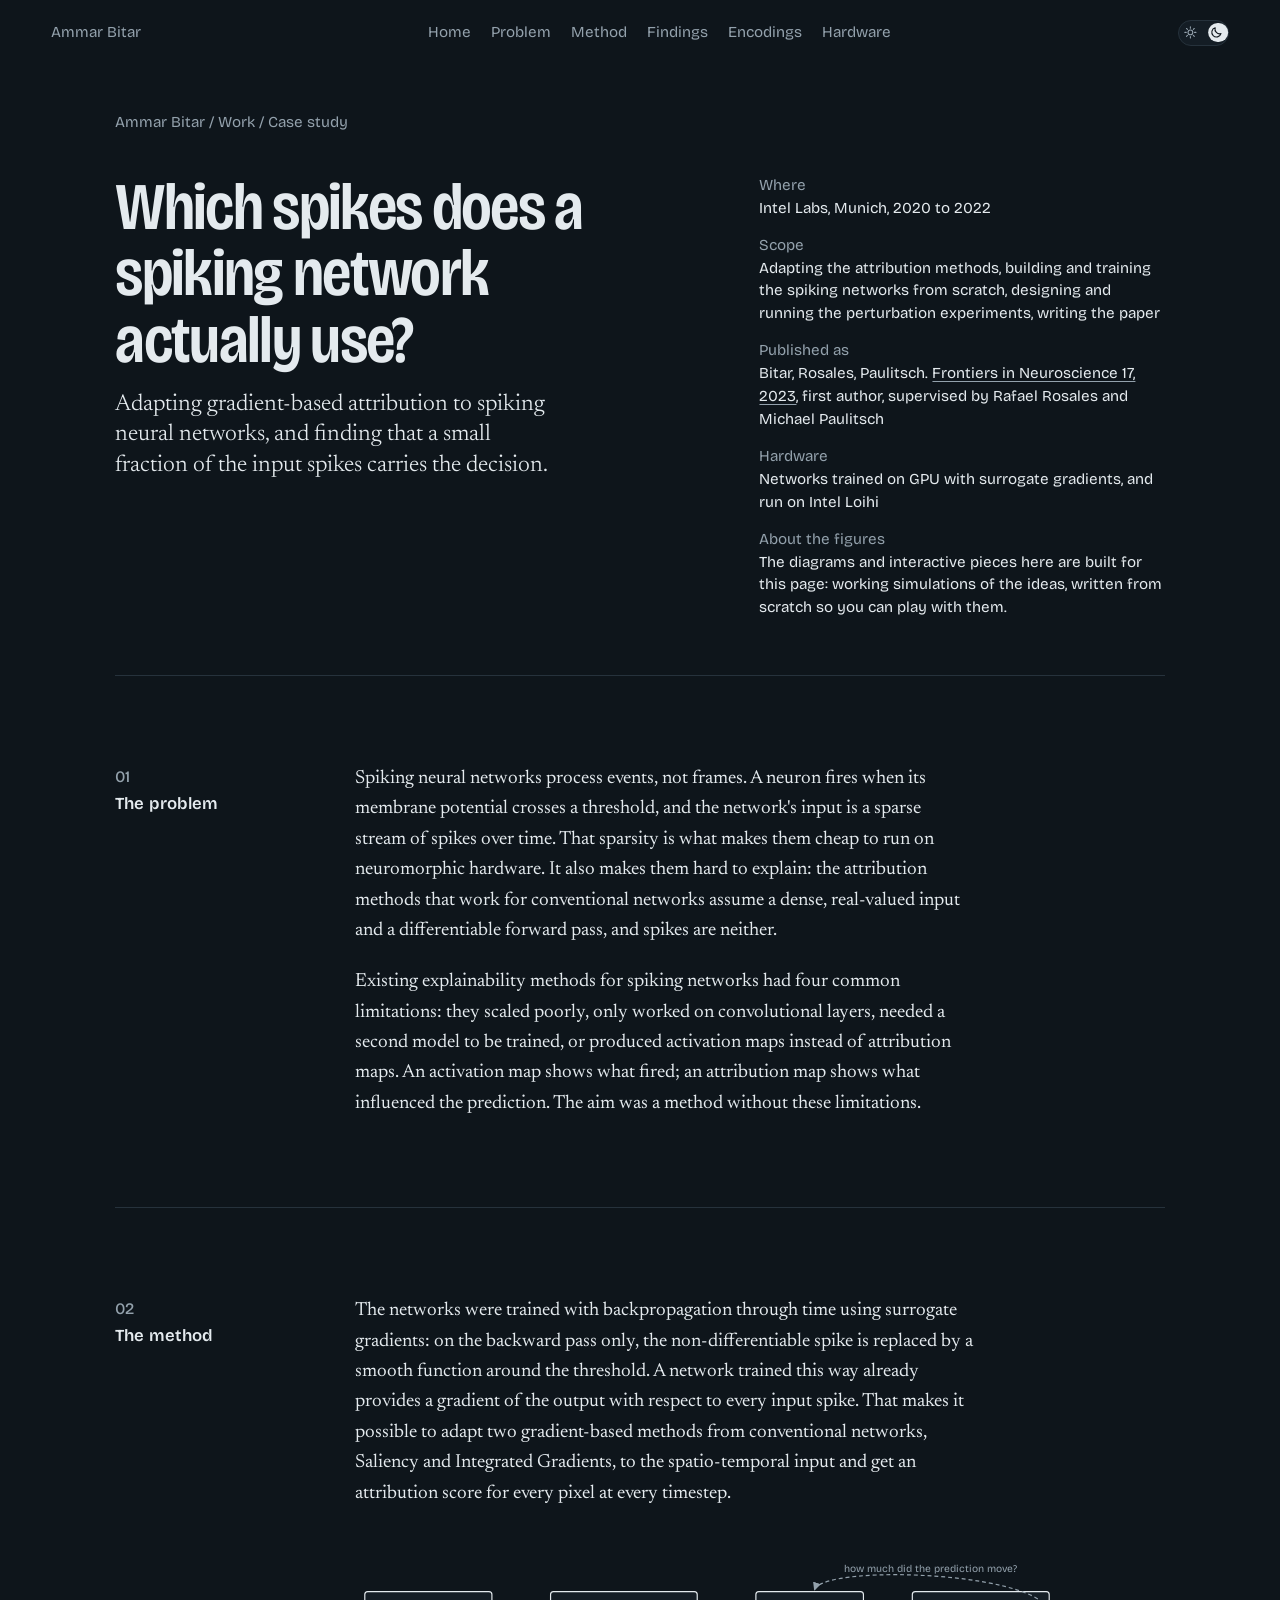
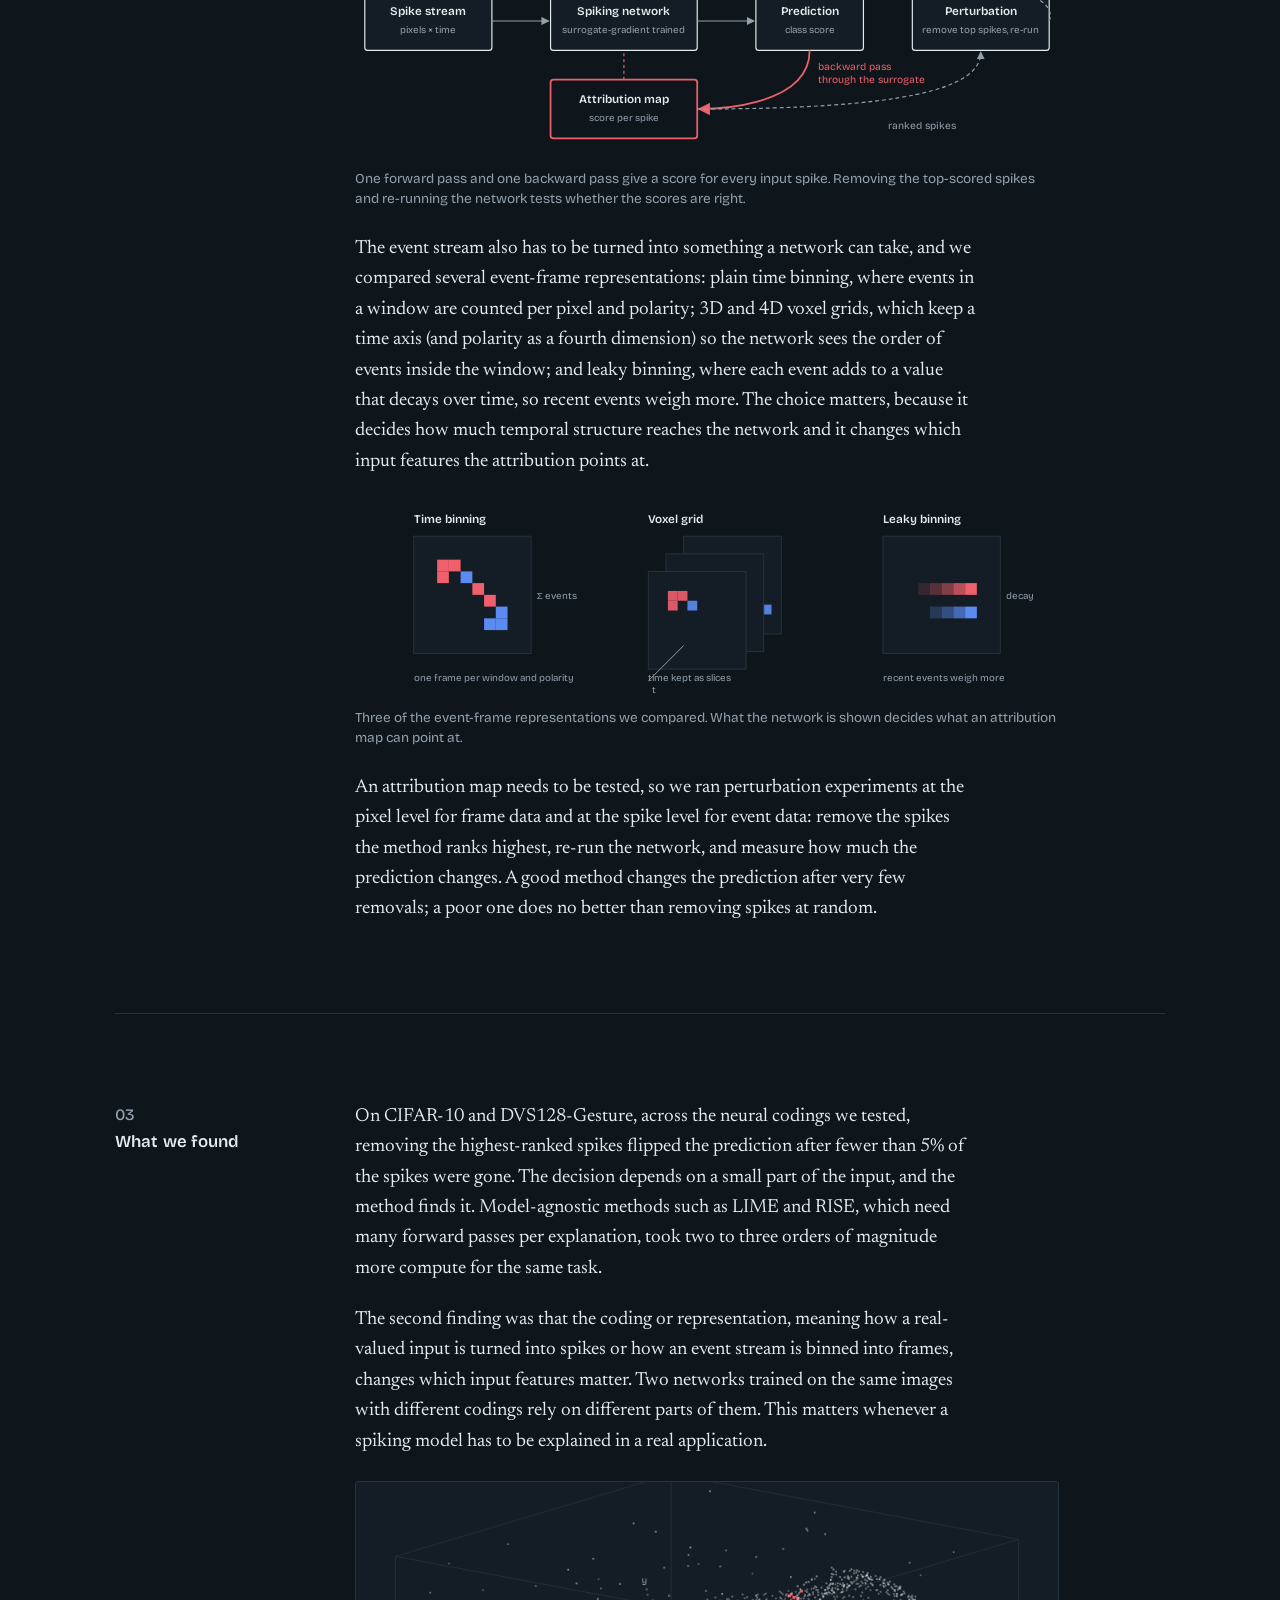
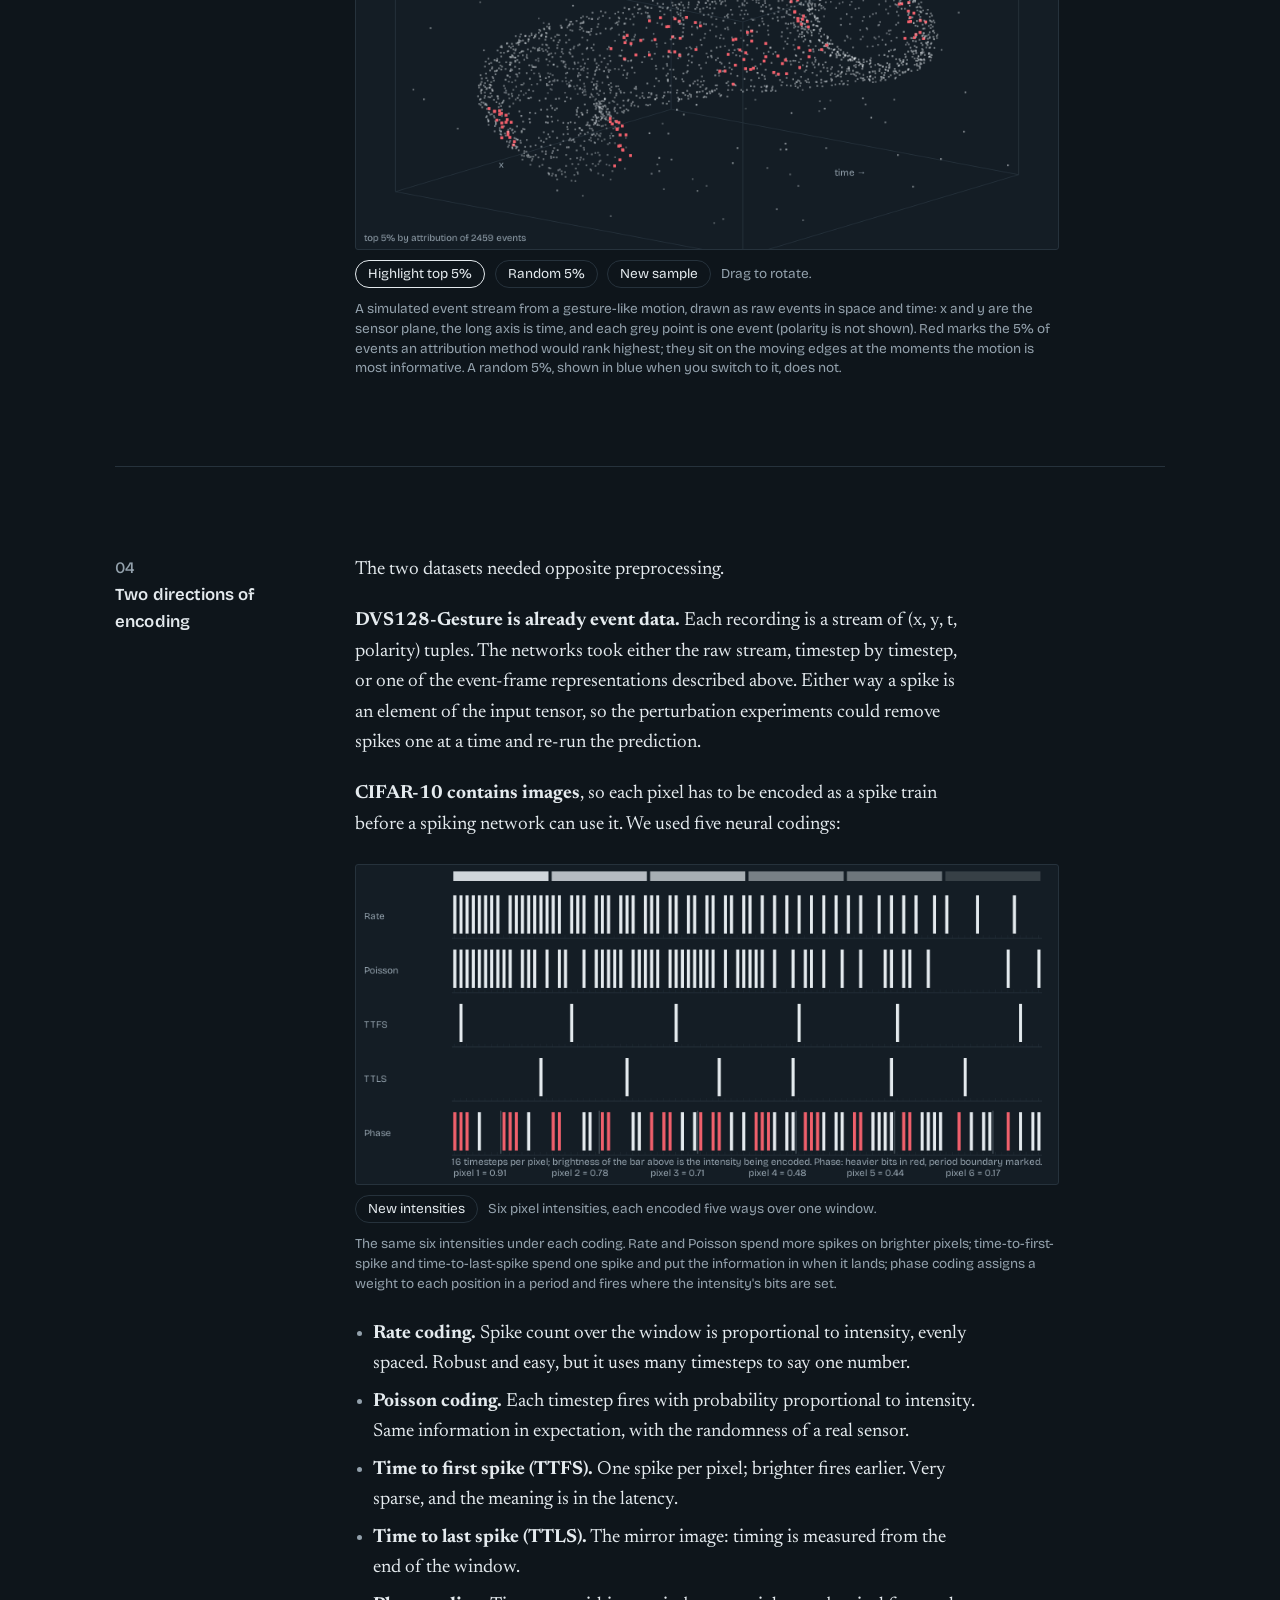
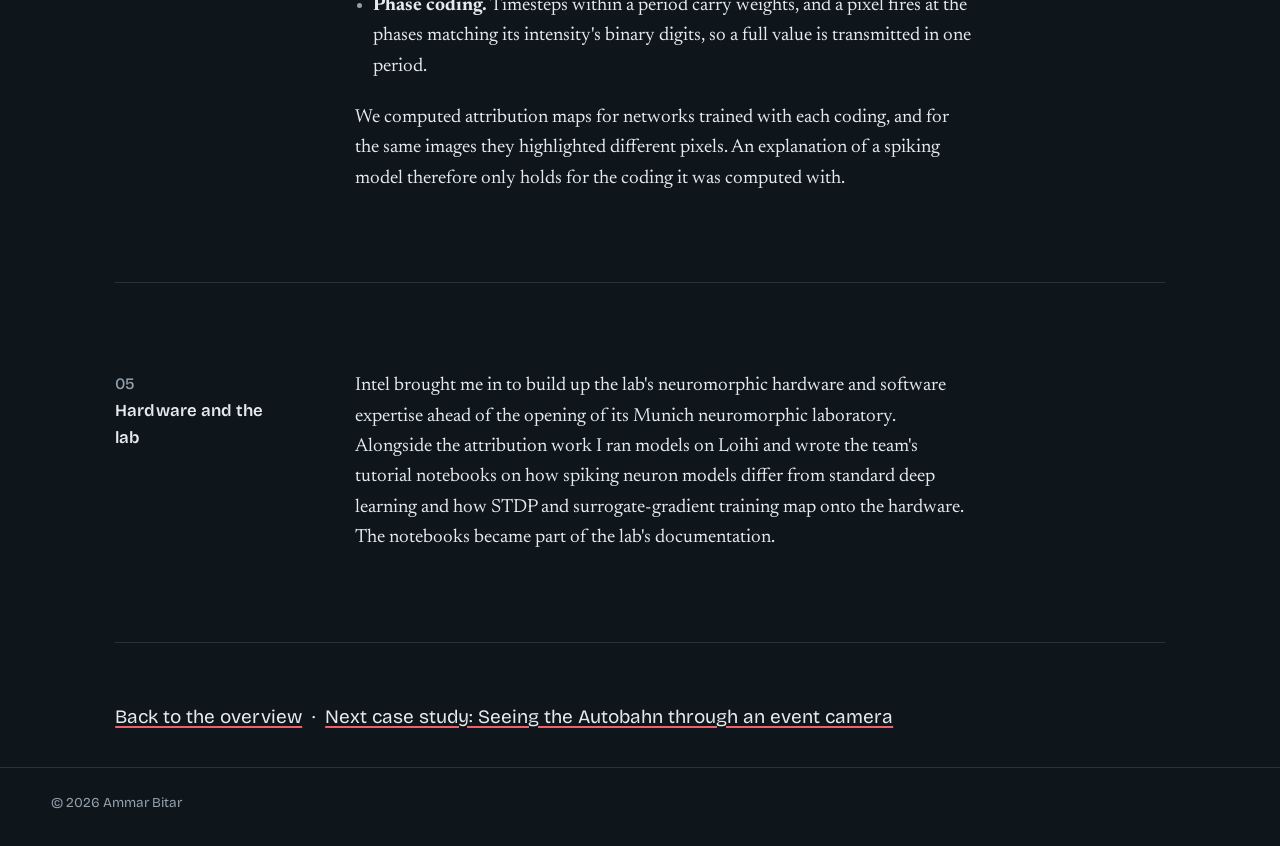
<file: work/snn-explainability.html>
<!DOCTYPE html>
<html lang="en">
<head>
<meta charset="utf-8">
<meta name="viewport" content="width=device-width, initial-scale=1">
<title>Which spikes does a spiking network actually use? · Ammar Bitar</title>
<meta name="description" content="Case study: adapting gradient-based attribution to spiking neural networks at Intel Labs, the perturbation experiments, and what the neural coding changes.">
<meta property="og:title" content="Which spikes does a spiking network actually use?">
<meta property="og:description" content="Case study: adapting gradient-based attribution to spiking neural networks at Intel Labs, the perturbation experiments, and what the neural coding changes.">
<link rel="icon" href="data:image/svg+xml,<svg xmlns='http://www.w3.org/2000/svg' viewBox='0 0 16 16'><rect x='3' y='3' width='4' height='4' fill='%23D23F4E'/><rect x='9' y='9' width='4' height='4' fill='%232C5FD0'/></svg>">
<link rel="canonical" href="https://ammar-bitar.github.io/work/snn-explainability.html">
<meta property="og:url" content="https://ammar-bitar.github.io/work/snn-explainability.html">
<meta property="og:type" content="article">
<meta property="og:image" content="https://ammar-bitar.github.io/assets/og.png">
<meta property="og:image:width" content="1200">
<meta property="og:image:height" content="630">
<meta name="twitter:card" content="summary_large_image">
<meta name="theme-color" content="#0E151B">
<script>try{var t=localStorage.getItem('theme');if(t==='light'||t==='dark')document.documentElement.dataset.theme=t}catch(e){}</script>
<link rel="preload" href="../assets/fonts/bricolage-grotesque.woff2" as="font" type="font/woff2" crossorigin>
<link rel="preload" href="../assets/fonts/newsreader.woff2" as="font" type="font/woff2" crossorigin>
<link rel="stylesheet" href="../assets/site.css">
</head>
<body>
<a class="skip" href="#main">Skip to content</a>
<header>
  <div class="bar">
    <span>Ammar Bitar</span>
    <nav aria-label="Sections"><a href="../">Home</a><a href="#problem">Problem</a><a href="#method">Method</a><a href="#found">Findings</a><a href="#formats">Encodings</a><a href="#loihi">Hardware</a></nav>
    <button class="theme-switch" id="themeBtn" type="button" role="switch" aria-checked="true" aria-label="Dark theme" title="Dark theme">
      <span class="track">
        <svg class="ico sun" viewBox="0 0 24 24" fill="none" stroke="currentColor" stroke-width="2" stroke-linecap="round" aria-hidden="true">
          <circle cx="12" cy="12" r="4.4"/>
          <path d="M12 1.6v2.6M12 19.8v2.6M22.4 12h-2.6M4.2 12H1.6M19.35 4.65l-1.84 1.84M6.49 17.51l-1.84 1.84M19.35 19.35l-1.84-1.84M6.49 6.49L4.65 4.65"/>
        </svg>
        <svg class="ico moon" viewBox="0 0 24 24" fill="none" stroke="currentColor" stroke-width="2" stroke-linecap="round" stroke-linejoin="round" aria-hidden="true">
          <path d="M20.6 14.3A8.8 8.8 0 0 1 9.7 3.4a8.8 8.8 0 1 0 10.9 10.9z"/>
        </svg>
        <span class="knob"></span>
      </span>
    </button>
  </div>
</header>
<main id="main" class="cs" style="padding-top:clamp(2rem,6vw,4rem)">
  <p class="crumb"><a href="../">Ammar Bitar</a> / Work / Case study</p>
  <div class="cs-head">
    <div>
      <h1>Which spikes does a spiking network actually use?</h1>
      <p class="lede">Adapting gradient-based attribution to spiking neural networks, and finding that a small fraction of the input spikes carries the decision.</p>
    </div>
    <dl class="facts">
      <dt>Where</dt><dd>Intel Labs, Munich, 2020 to 2022</dd>
      <dt>Scope</dt><dd>Adapting the attribution methods, building and training the spiking networks from scratch, designing and running the perturbation experiments, writing the paper</dd>
      <dt>Published as</dt><dd>Bitar, Rosales, Paulitsch. <a href="https://doi.org/10.3389/fnins.2023.1153999">Frontiers in Neuroscience 17, 2023</a>, first author, supervised by Rafael Rosales and Michael Paulitsch</dd>
      <dt>Hardware</dt><dd>Networks trained on GPU with surrogate gradients, and run on Intel Loihi</dd>
      <dt>About the figures</dt><dd>The diagrams and interactive pieces here are built for this page: working simulations of the ideas, written from scratch so you can play with them.</dd>
    </dl>
  </div>

  <section class="sec" id="problem" aria-labelledby="p-h">
    <h2 id="p-h">01<b>The problem</b></h2>
    <div class="prose">
      <p>Spiking neural networks process events, not frames. A neuron fires when its membrane potential crosses a threshold, and the network's input is a sparse stream of spikes over time. That sparsity is what makes them cheap to run on neuromorphic hardware. It also makes them hard to explain: the attribution methods that work for conventional networks assume a dense, real-valued input and a differentiable forward pass, and spikes are neither.</p>
      <p>Existing explainability methods for spiking networks had four common limitations: they scaled poorly, only worked on convolutional layers, needed a second model to be trained, or produced activation maps instead of attribution maps. An activation map shows what fired; an attribution map shows what influenced the prediction. The aim was a method without these limitations.</p>
    </div>
  </section>

  <section class="sec" id="method" aria-labelledby="m-h">
    <h2 id="m-h">02<b>The method</b></h2>
    <div class="prose">
      <p>The networks were trained with backpropagation through time using surrogate gradients: on the backward pass only, the non-differentiable spike is replaced by a smooth function around the threshold. A network trained this way already provides a gradient of the output with respect to every input spike. That makes it possible to adapt two gradient-based methods from conventional networks, Saliency and Integrated Gradients, to the spatio-temporal input and get an attribution score for every pixel at every timestep.</p>
      <figure class="fig">
        <svg viewBox="0 0 720 230" role="img" aria-labelledby="m-t">
          <title id="m-t">Method diagram: an input spike stream enters a spiking network trained with surrogate gradients; the backward pass through the surrogate yields attribution scores per spike; perturbation experiments remove the top-scored spikes and measure the prediction change.</title>
          <defs><marker id="ma" viewBox="0 0 8 8" refX="7" refY="4" markerWidth="7" markerHeight="7" orient="auto"><path d="M0 0L8 4L0 8z" fill="var(--muted)"/></marker>
          <marker id="mr" viewBox="0 0 8 8" refX="7" refY="4" markerWidth="7" markerHeight="7" orient="auto"><path d="M0 0L8 4L0 8z" fill="var(--on)"/></marker></defs>
          <g font-size="12" font-weight="600" fill="var(--ink)">
            <rect x="10" y="60" width="130" height="60" rx="3" fill="var(--paper-2)" stroke="var(--ink)" stroke-width="1.2"/>
            <text x="75" y="84" text-anchor="middle">Spike stream</text><text x="75" y="102" text-anchor="middle" font-weight="400" font-size="10" fill="var(--muted)">pixels × time</text>
            <rect x="200" y="60" width="150" height="60" rx="3" fill="var(--paper-2)" stroke="var(--ink)" stroke-width="1.2"/>
            <text x="275" y="84" text-anchor="middle">Spiking network</text><text x="275" y="102" text-anchor="middle" font-weight="400" font-size="10" fill="var(--muted)">surrogate-gradient trained</text>
            <rect x="410" y="60" width="110" height="60" rx="3" fill="var(--paper-2)" stroke="var(--ink)" stroke-width="1.2"/>
            <text x="465" y="84" text-anchor="middle">Prediction</text><text x="465" y="102" text-anchor="middle" font-weight="400" font-size="10" fill="var(--muted)">class score</text>
            <rect x="200" y="150" width="150" height="60" rx="3" fill="var(--paper)" stroke="var(--on)" stroke-width="1.8"/>
            <text x="275" y="174" text-anchor="middle">Attribution map</text><text x="275" y="192" text-anchor="middle" font-weight="400" font-size="10" fill="var(--muted)">score per spike</text>
            <rect x="570" y="60" width="140" height="60" rx="3" fill="var(--paper-2)" stroke="var(--ink)" stroke-width="1.2"/>
            <text x="640" y="84" text-anchor="middle">Perturbation</text><text x="640" y="102" text-anchor="middle" font-weight="400" font-size="10" fill="var(--muted)">remove top spikes, re-run</text>
          </g>
          <g stroke="var(--muted)" stroke-width="1.2" fill="none" marker-end="url(#ma)">
            <path d="M140 90 L198 90"/><path d="M350 90 L408 90"/>
          </g>
          <path d="M465 120 C 465 180, 360 180, 352 180" fill="none" stroke="var(--on)" stroke-width="1.8" marker-end="url(#mr)"/>
          <text x="474" y="140" font-size="10.5" fill="var(--on)">backward pass<tspan x="474" dy="13">through the surrogate</tspan></text>
          <path d="M275 150 L275 122" fill="none" stroke="var(--on)" stroke-width="1.2" stroke-dasharray="3 3"/>
          <path d="M350 180 C 560 180, 640 160, 640 122" fill="none" stroke="var(--muted)" stroke-width="1.2" stroke-dasharray="4 3" marker-end="url(#ma)"/>
          <text x="545" y="200" font-size="10.5" fill="var(--muted)">ranked spikes</text>
          <path d="M710 90 C 730 40, 480 30, 470 58" fill="none" stroke="var(--muted)" stroke-width="1.2" stroke-dasharray="4 3" marker-end="url(#ma)"/>
          <text x="500" y="40" font-size="10.5" fill="var(--muted)">how much did the prediction move?</text>
        </svg>
        <figcaption>One forward pass and one backward pass give a score for every input spike. Removing the top-scored spikes and re-running the network tests whether the scores are right.</figcaption>
      </figure>
      <p>The event stream also has to be turned into something a network can take, and we compared several event-frame representations: plain time binning, where events in a window are counted per pixel and polarity; 3D and 4D voxel grids, which keep a time axis (and polarity as a fourth dimension) so the network sees the order of events inside the window; and leaky binning, where each event adds to a value that decays over time, so recent events weigh more. The choice matters, because it decides how much temporal structure reaches the network and it changes which input features the attribution points at.</p>
      <figure class="fig">
        <svg viewBox="0 0 720 200" role="img" aria-labelledby="r-t">
          <title id="r-t">Three ways of turning an event stream into network input: time binning collapses a window into one frame per polarity; a voxel grid keeps several time slices; leaky binning accumulates events with exponential decay so recent events count more.</title>
          <g font-size="12" font-weight="600" fill="var(--ink)">
            <text x="60" y="22">Time binning</text><text x="300" y="22">Voxel grid</text><text x="540" y="22">Leaky binning</text>
          </g>
          <g font-size="10" fill="var(--muted)">
            <text x="60" y="184">one frame per window and polarity</text><text x="300" y="184">time kept as slices</text><text x="540" y="184">recent events weigh more</text>
          </g>
          <!-- binning: a single grid with filled cells -->
          <g transform="translate(60,36)">
            <rect x="0" y="0" width="120" height="120" fill="var(--paper-2)" stroke="var(--rule)"/>
            <g fill="var(--on)"><rect x="24" y="24" width="12" height="12"/><rect x="36" y="24" width="12" height="12"/><rect x="24" y="36" width="12" height="12"/><rect x="60" y="48" width="12" height="12"/><rect x="72" y="60" width="12" height="12"/></g>
            <g fill="var(--off)"><rect x="84" y="72" width="12" height="12"/><rect x="84" y="84" width="12" height="12"/><rect x="72" y="84" width="12" height="12"/><rect x="48" y="36" width="12" height="12"/></g>
            <text x="126" y="64" font-size="10" fill="var(--muted)">Σ events</text>
          </g>
          <!-- voxel grid: stacked slices -->
          <g transform="translate(300,36)">
            <g transform="translate(36,0)"><rect x="0" y="0" width="100" height="100" fill="var(--paper-2)" stroke="var(--rule)"/><g fill="var(--on)" opacity=".9"><rect x="60" y="50" width="10" height="10"/><rect x="70" y="60" width="10" height="10"/></g><g fill="var(--off)" opacity=".9"><rect x="80" y="70" width="10" height="10"/></g></g>
            <g transform="translate(18,18)"><rect x="0" y="0" width="100" height="100" fill="var(--paper-2)" stroke="var(--rule)"/><g fill="var(--on)" opacity=".9"><rect x="40" y="30" width="10" height="10"/><rect x="50" y="40" width="10" height="10"/></g><g fill="var(--off)" opacity=".9"><rect x="60" y="50" width="10" height="10"/><rect x="60" y="60" width="10" height="10"/></g></g>
            <g transform="translate(0,36)"><rect x="0" y="0" width="100" height="100" fill="var(--paper-2)" stroke="var(--rule)"/><g fill="var(--on)" opacity=".9"><rect x="20" y="20" width="10" height="10"/><rect x="30" y="20" width="10" height="10"/><rect x="20" y="30" width="10" height="10"/></g><g fill="var(--off)" opacity=".9"><rect x="40" y="30" width="10" height="10"/></g></g>
            <path d="M0 148 L36 112" stroke="var(--muted)" stroke-width="1" fill="none"/><text x="4" y="160" font-size="10" fill="var(--muted)">t</text>
          </g>
          <!-- leaky: a decaying trace -->
          <g transform="translate(540,36)">
            <rect x="0" y="0" width="120" height="120" fill="var(--paper-2)" stroke="var(--rule)"/>
            <g fill="var(--on)"><rect x="84" y="48" width="12" height="12" opacity="1"/><rect x="72" y="48" width="12" height="12" opacity=".75"/><rect x="60" y="48" width="12" height="12" opacity=".5"/><rect x="48" y="48" width="12" height="12" opacity=".3"/><rect x="36" y="48" width="12" height="12" opacity=".15"/></g>
            <g fill="var(--off)"><rect x="84" y="72" width="12" height="12" opacity="1"/><rect x="72" y="72" width="12" height="12" opacity=".7"/><rect x="60" y="72" width="12" height="12" opacity=".45"/><rect x="48" y="72" width="12" height="12" opacity=".25"/></g>
            <text x="126" y="64" font-size="10" fill="var(--muted)">decay</text>
          </g>
        </svg>
        <figcaption>Three of the event-frame representations we compared. What the network is shown decides what an attribution map can point at.</figcaption>
      </figure>
      <p>An attribution map needs to be tested, so we ran perturbation experiments at the pixel level for frame data and at the spike level for event data: remove the spikes the method ranks highest, re-run the network, and measure how much the prediction changes. A good method changes the prediction after very few removals; a poor one does no better than removing spikes at random.</p>
    </div>
  </section>

  <section class="sec" id="found" aria-labelledby="f-h">
    <h2 id="f-h">03<b>What we found</b></h2>
    <div class="prose">
      <p>On CIFAR-10 and DVS128-Gesture, across the neural codings we tested, removing the highest-ranked spikes flipped the prediction after fewer than 5% of the spikes were gone. The decision depends on a small part of the input, and the method finds it. Model-agnostic methods such as LIME and RISE, which need many forward passes per explanation, took two to three orders of magnitude more compute for the same task.</p>
      <p>The second finding was that the coding or representation, meaning how a real-valued input is turned into spikes or how an event stream is binned into frames, changes which input features matter. Two networks trained on the same images with different codings rely on different parts of them. This matters whenever a spiking model has to be explained in a real application.</p>
      <figure class="sim">
        <canvas id="cloud" width="880" height="460" aria-label="Simulated event stream drawn as points in x, y and time, with the highest-attribution events highlighted" role="img"></canvas>
        <div class="ctl">
          <button type="button" id="btnTop" aria-pressed="true">Highlight top 5%</button>
          <button type="button" id="btnRand" aria-pressed="false">Random 5%</button>
          <button type="button" id="btnReseed">New sample</button>
          <label>Drag to rotate.</label>
        </div>
        <figcaption>A simulated event stream from a gesture-like motion, drawn as raw events in space and time: x and y are the sensor plane, the long axis is time, and each grey point is one event (polarity is not shown). Red marks the 5% of events an attribution method would rank highest; they sit on the moving edges at the moments the motion is most informative. A random 5%, shown in blue when you switch to it, does not.</figcaption>
      </figure>
    </div>
  </section>


  <section class="sec" id="formats" aria-labelledby="fm-h">
    <h2 id="fm-h">04<b>Two directions of encoding</b></h2>
    <div class="prose">
      <p>The two datasets needed opposite preprocessing.</p>
      <p><strong>DVS128-Gesture is already event data.</strong> Each recording is a stream of (x, y, t, polarity) tuples. The networks took either the raw stream, timestep by timestep, or one of the event-frame representations described above. Either way a spike is an element of the input tensor, so the perturbation experiments could remove spikes one at a time and re-run the prediction.</p>
      <p><strong>CIFAR-10 contains images</strong>, so each pixel has to be encoded as a spike train before a spiking network can use it. We used five neural codings:</p>
      <figure class="sim">
        <canvas id="codes" width="880" height="400" aria-label="Five spike encodings of the same pixel intensities: rate, Poisson, time to first spike, time to last spike and phase coding" role="img"></canvas>
        <div class="ctl"><button type="button" id="cNew">New intensities</button><label>Six pixel intensities, each encoded five ways over one window.</label></div>
        <figcaption>The same six intensities under each coding. Rate and Poisson spend more spikes on brighter pixels; time-to-first-spike and time-to-last-spike spend one spike and put the information in when it lands; phase coding assigns a weight to each position in a period and fires where the intensity's bits are set.</figcaption>
      </figure>
      <ul class="plain">
        <li><strong>Rate coding.</strong> Spike count over the window is proportional to intensity, evenly spaced. Robust and easy, but it uses many timesteps to say one number.</li>
        <li><strong>Poisson coding.</strong> Each timestep fires with probability proportional to intensity. Same information in expectation, with the randomness of a real sensor.</li>
        <li><strong>Time to first spike (TTFS).</strong> One spike per pixel; brighter fires earlier. Very sparse, and the meaning is in the latency.</li>
        <li><strong>Time to last spike (TTLS).</strong> The mirror image: timing is measured from the end of the window.</li>
        <li><strong>Phase coding.</strong> Timesteps within a period carry weights, and a pixel fires at the phases matching its intensity's binary digits, so a full value is transmitted in one period.</li>
      </ul>
      <p>We computed attribution maps for networks trained with each coding, and for the same images they highlighted different pixels. An explanation of a spiking model therefore only holds for the coding it was computed with.</p>
    </div>
  </section>

  <section class="sec" id="loihi" aria-labelledby="l-h">
    <h2 id="l-h">05<b>Hardware and the lab</b></h2>
    <div class="prose">
      <p>Intel brought me in to build up the lab's neuromorphic hardware and software expertise ahead of the opening of its Munich neuromorphic laboratory. Alongside the attribution work I ran models on Loihi and wrote the team's tutorial notebooks on how spiking neuron models differ from standard deep learning and how STDP and surrogate-gradient training map onto the hardware. The notebooks became part of the lab's documentation.</p>
    </div>
  </section>

  <p class="backlink"><a href="../">Back to the overview</a> &nbsp;·&nbsp; <a href="../work/providentia.html">Next case study: Seeing the Autobahn through an event camera</a></p>
</main>

<div class="fab" id="fab" data-open="false">
  <canvas id="fabSpark" width="460" height="240" aria-hidden="true"></canvas>
  <div class="fab-links" id="fabLinks">
    <a href="mailto:ammar.bitar@outlook.com"><i style="background:var(--on)"></i>ammar.bitar@outlook.com</a>
    <a href="https://www.linkedin.com/in/ammar-bitar"><i style="background:var(--off)"></i>LinkedIn</a>
  </div>
  <button class="fab-btn" id="fabBtn" type="button" aria-expanded="false" aria-controls="fabLinks">
    <span class="px2" aria-hidden="true"><i></i><i></i></span>Contact me
  </button>
</div>

<footer>
  <span>© 2026 Ammar Bitar</span>
</footer>
<script src="../assets/site.js" defer></script>
<script>
(function(){
  function rng(s){return function(){s=(s*16807)%2147483647;return s/2147483647}}
  function col(){var cs=getComputedStyle(document.documentElement);return{ink:cs.getPropertyValue('--ink').trim(),on:cs.getPropertyValue('--on').trim(),off:cs.getPropertyValue('--off').trim(),mut:cs.getPropertyValue('--muted').trim(),p2:cs.getPropertyValue('--paper-2').trim(),rule:cs.getPropertyValue('--rule').trim()}}
  /* ---------- 3D event cloud ---------- */
  var c=document.getElementById('cloud'),x=c.getContext('2d'),W=c.width,H=c.height;
  var mode='top', seed=3, th=0.9, ph=0.42, ev=[], drag=null;
  var GX=64,GY=48,T=100;
  function make(){ var r=rng(seed*7919+11); ev=[];
    for(var t=0;t<T;t++){ var cx=32+Math.sin(t/16)*16, cy=24+Math.cos(t/23)*6, vx=Math.cos(t/16), n=18+Math.round(r()*10);
      for(var i=0;i<n;i++){ var a=r()*6.283, rr=9+ (r()-.5)*1.4; var px=cx+Math.cos(a)*rr*1.2, py=cy+Math.sin(a)*rr;
        var lead=Math.cos(a)*vx>0; var w=(Math.abs(Math.cos(a)*vx))*(0.4+0.6*Math.abs(vx))+r()*.25;
        ev.push({x:px,y:py,t:t,p:lead?1:-1,w:w}); }
      for(i=0;i<3;i++) if(r()<.6) ev.push({x:r()*GX,y:r()*GY,t:t,p:r()<.5?1:-1,w:r()*.15}); } }
  function proj(e){ var X=(e.x/GX-.5), Y=(e.y/GY-.5), Z=(e.t/T-.5);
    var cs=Math.cos(th), sn=Math.sin(th); var u=Z*cs - X*sn, w=Z*sn + X*cs; // rotate around vertical axis
    var cp=Math.cos(ph), sp=Math.sin(ph); var v=Y*cp - w*sp, d=Y*sp + w*cp;
    var S=H*0.78; return {sx:W/2+u*S*1.55, sy:H/2+v*S*0.9, d:d}; }
  function box(cl){ var P=[[-.5,-.5,-.5],[.5,-.5,-.5],[.5,.5,-.5],[-.5,.5,-.5],[-.5,-.5,.5],[.5,-.5,.5],[.5,.5,.5],[-.5,.5,.5]].map(function(p){return proj({x:(p[0]+.5)*GX,y:(p[1]+.5)*GY,t:(p[2]+.5)*T})});
    var E=[[0,1],[1,2],[2,3],[3,0],[4,5],[5,6],[6,7],[7,4],[0,4],[1,5],[2,6],[3,7]];
    x.strokeStyle=cl.rule; x.lineWidth=1; x.beginPath(); E.forEach(function(e){x.moveTo(P[e[0]].sx,P[e[0]].sy);x.lineTo(P[e[1]].sx,P[e[1]].sy)}); x.stroke();
    x.fillStyle=cl.mut; x.font='12px "Bricolage Grotesque", sans-serif';
    var a=proj({x:GX*1.1,y:GY*1.1,t:T*.5}), b=proj({x:GX*.5,y:GY*1.15,t:T*1.02}), cc=proj({x:GX*1.1,y:GY*.5,t:T*1.02});
    x.fillText('x',a.sx,a.sy); x.fillText('time →',b.sx-20,b.sy); x.fillText('y',cc.sx,cc.sy); }
  function draw(){ var cl=col(); x.clearRect(0,0,W,H); box(cl);
    var n=Math.max(1,Math.round(ev.length*0.05)), sel=new Set();
    if(mode==='top'){ ev.map(function(e,i){return[e.w,i]}).sort(function(a,b){return b[0]-a[0]}).slice(0,n).forEach(function(a){sel.add(a[1])}); }
    else { var r=rng(seed*31+5); for(var k=0;k<n;k++) sel.add(Math.floor(r()*ev.length)); }
    var pts=ev.map(function(e,i){var p=proj(e);p.i=i;p.e=e;return p}).sort(function(a,b){return b.d-a.d});
    pts.forEach(function(p){ var s=sel.has(p.i); var sz=s?3.6:2.2; var depth=(p.d+.7)/1.4;
      x.globalAlpha=s?1:(.18+.5*depth); x.fillStyle=s?(mode==='top'?cl.on:cl.off):cl.ink; x.fillRect(p.sx-sz/2,p.sy-sz/2,sz,sz); });
    x.globalAlpha=1; x.fillStyle=cl.mut; x.font='12px "Bricolage Grotesque", sans-serif';
    x.fillText((mode==='top'?'top 5% by attribution':'random 5%')+' of '+ev.length+' events',10,H-10); }
  function setMode(m){mode=m;document.getElementById('btnTop').setAttribute('aria-pressed',m==='top');document.getElementById('btnRand').setAttribute('aria-pressed',m==='rand');draw()}
  document.getElementById('btnTop').addEventListener('click',function(){setMode('top')});
  document.getElementById('btnRand').addEventListener('click',function(){setMode('rand')});
  document.getElementById('btnReseed').addEventListener('click',function(){seed++;make();draw()});
  c.addEventListener('pointerdown',function(e){drag={x:e.clientX,y:e.clientY,th:th,ph:ph};c.setPointerCapture(e.pointerId)});
  c.addEventListener('pointermove',function(e){ if(!drag)return; th=drag.th+(e.clientX-drag.x)*0.008; ph=Math.max(0.05,Math.min(1.2,drag.ph+(e.clientY-drag.y)*0.006)); draw(); });
  c.addEventListener('pointerup',function(){drag=null}); c.addEventListener('pointercancel',function(){drag=null});
  c.style.touchAction='none'; c.style.cursor='grab';
  window.addEventListener('themechange',draw);
  make(); if(document.fonts&&document.fonts.ready) document.fonts.ready.then(draw); else draw();

  /* ---------- encodings ---------- */
  var k=document.getElementById('codes'), y=k.getContext('2d'), KW=k.width, KH=k.height, cseed=1;
  function drawCodes(){ var cl=col(); y.clearRect(0,0,KW,KH); var r=rng(cseed*2731+9);
    var I=[]; for(var i=0;i<6;i++) I.push(0.15+r()*0.8); I.sort(function(a,b){return b-a});
    var T=16, rows=['Rate','Poisson','TTFS','TTLS','Phase'], left=120, top=30, cellW=(KW-left-20)/(6*T), rowH=(KH-top-30)/rows.length;
    y.font='12px "Bricolage Grotesque", sans-serif';
    for(i=0;i<6;i++){ var gx=left+i*T*cellW; y.fillStyle=cl.ink; y.globalAlpha=I[i]; y.fillRect(gx+2,8,T*cellW-4,12); y.globalAlpha=1; y.fillStyle=cl.mut; y.fillText('pixel '+(i+1)+' = '+I[i].toFixed(2),gx+2,KH-10); }
    rows.forEach(function(name,ri){ var ry=top+ri*rowH; y.fillStyle=cl.mut; y.fillText(name,10,ry+rowH/2+4);
      y.strokeStyle=cl.rule; y.beginPath(); y.moveTo(left,ry+rowH-6); y.lineTo(KW-20,ry+rowH-6); y.stroke();
      for(var i=0;i<6;i++){ var v=I[i], gx=left+i*T*cellW, spikes=[];
        if(name==='Rate'){ var n=Math.round(v*T); for(var t=0;t<n;t++) spikes.push(Math.round(t*T/n)); }
        else if(name==='Poisson'){ for(t=0;t<T;t++) if(r()<v) spikes.push(t); }
        else if(name==='TTFS'){ spikes.push(Math.round((1-v)*(T-1))); }
        else if(name==='TTLS'){ spikes.push(Math.round(v*(T-1))); }
        else { var q=Math.round(v*255); for(t=0;t<T;t++){ var bit=7-(t%8); if((q>>bit)&1) spikes.push(t);} }
        for(t=0;t<T;t++){ y.fillStyle=cl.rule; y.globalAlpha=.5; y.fillRect(gx+t*cellW+cellW*.35,ry+rowH-10,1,4); y.globalAlpha=1; }
        spikes.forEach(function(t){ y.fillStyle=(name==='Phase'&&(t%8)<4)?cl.on:cl.ink; y.fillRect(gx+t*cellW+cellW*.25,ry+8,Math.max(2,cellW*.5),rowH-20); });
        if(name==='Phase'){ y.fillStyle=cl.mut; y.globalAlpha=.6; y.fillRect(gx+8*cellW-0.5,ry+6,1,rowH-14); y.globalAlpha=1; }
      } });
    y.fillStyle=cl.mut; y.fillText('16 timesteps per pixel; brightness of the bar above is the intensity being encoded. Phase: heavier bits in red, period boundary marked.',left,KH-24); }
  document.getElementById('cNew').addEventListener('click',function(){cseed++;drawCodes()});
  window.addEventListener('themechange',drawCodes);
  if(document.fonts&&document.fonts.ready) document.fonts.ready.then(drawCodes); else drawCodes();
})();
</script>
<script data-goatcounter="https://ammarbitar.goatcounter.com/count"
        async src="//gc.zgo.at/count.js"></script>
</body>
</html>
</file>
<file: assets/site.css>
@font-face{
  font-family:"Bricolage Grotesque";font-style:normal;font-display:swap;
  font-weight:200 800;font-stretch:75% 100%;
  src:url(fonts/bricolage-grotesque.woff2) format("woff2");
}
@font-face{
  font-family:"Newsreader";font-style:normal;font-display:swap;font-weight:200 800;
  src:url(fonts/newsreader.woff2) format("woff2");
}
@font-face{
  font-family:"Newsreader";font-style:italic;font-display:swap;font-weight:200 800;
  src:url(fonts/newsreader-italic.woff2) format("woff2");
}
:root{
  --paper:#0E151B;
  --paper-2:#141D25;
  --ink:#E4EAEE;
  --muted:#93A1AC;
  --rule:#26323C;
  --on:#F0606C;
  --off:#5B8BF2;
  --display:"Bricolage Grotesque", "Helvetica Neue", Arial, sans-serif;
  --text:"Newsreader", Georgia, "Times New Roman", serif;
  --gutter:clamp(1.25rem, 4vw, 3.5rem);
  --measure:62ch;
  color-scheme:dark;
}
:root[data-theme="light"]{
  --paper:#ECEFF1; --paper-2:#E1E6EA; --ink:#16212A; --muted:#586672;
  --rule:#C5CED5; --on:#D23F4E; --off:#2C5FD0; color-scheme:light;
}

*{box-sizing:border-box}
html{-webkit-text-size-adjust:100%;scroll-behavior:smooth}
@media (prefers-reduced-motion: reduce){html{scroll-behavior:auto}}
body{
  margin:0;background:var(--paper);color:var(--ink);
  font-family:var(--text);font-size:1.1875rem;line-height:1.6;
  font-optical-sizing:auto;text-rendering:optimizeLegibility;
}
img{max-width:100%;display:block}
a{color:inherit;text-decoration-thickness:1px;text-underline-offset:.18em;text-decoration-color:var(--muted)}
a:hover{text-decoration-color:var(--ink)}
:focus-visible{outline:2px solid var(--off);outline-offset:3px;border-radius:2px}
.sr{position:absolute;width:1px;height:1px;overflow:hidden;clip:rect(0 0 0 0);white-space:nowrap}
.skip{position:absolute;left:var(--gutter);top:-3rem;background:var(--ink);color:var(--paper);padding:.4rem .8rem;font-family:var(--display);font-size:.9rem;z-index:10}
.skip:focus{top:.75rem}

/* ---------- masthead ---------- */
.bar{
  display:flex;justify-content:space-between;align-items:baseline;gap:1rem;flex-wrap:wrap;
  padding:1.25rem var(--gutter) 0;font-family:var(--display);font-size:.95rem;color:var(--muted);
}
.bar nav{display:flex;gap:1.25rem;flex-wrap:wrap}
.bar nav a{text-decoration:none;color:var(--muted)}
.bar nav a:hover{color:var(--ink)}

/* ---------- theme switch ---------- */
.theme-switch{
  align-self:center;display:inline-flex;align-items:center;
  padding:0;margin:0;border:0;background:none;font:inherit;cursor:pointer;
  -webkit-tap-highlight-color:transparent;
}
.theme-switch .track{
  position:relative;display:inline-flex;align-items:center;justify-content:space-between;
  width:3.2rem;height:1.6rem;padding:0 .32rem;
  border:1px solid var(--rule);border-radius:1rem;background:var(--paper-2);
  transition:border-color .2s ease,background .2s ease;
}
.theme-switch:hover .track{border-color:var(--muted)}
.theme-switch .knob{
  position:absolute;left:.11rem;top:50%;width:1.2rem;height:1.2rem;margin-top:-.6rem;
  border-radius:50%;background:var(--ink);z-index:0;
  transform:translateX(1.76rem);
  transition:transform .24s cubic-bezier(.4,0,.2,1),background .2s ease;
}
.theme-switch .ico{
  position:relative;z-index:1;width:.8rem;height:.8rem;display:block;
  color:var(--muted);transition:color .2s ease;
}
.theme-switch .moon{color:var(--paper)}
:root[data-theme="light"] .theme-switch .knob{transform:translateX(0)}
:root[data-theme="light"] .theme-switch .sun{color:var(--paper)}
:root[data-theme="light"] .theme-switch .moon{color:var(--muted)}
@media (prefers-reduced-motion: reduce){.theme-switch .knob{transition:none}}
@media (max-width:600px){
  .bar{align-items:center}
  .bar > span{order:1}
  .theme-switch{order:2}
  .bar nav{order:3;flex-basis:100%;margin-top:.15rem}
}

/* ---------- hero ---------- */
.hero{padding:clamp(2rem,7vw,5rem) var(--gutter) 0}
.sensor{position:relative;width:100%}
.sensor canvas{display:block;width:100%;touch-action:pan-y;cursor:crosshair}
.hero-foot{
  display:grid;grid-template-columns:minmax(0,1fr) auto;gap:2rem;align-items:end;
  margin-top:clamp(1.5rem,4vw,2.75rem);padding-bottom:clamp(2.5rem,6vw,4.5rem);
  border-bottom:1px solid var(--rule);
}
.lede{
  margin:0;max-width:34ch;font-size:clamp(1.35rem,2.4vw,1.85rem);line-height:1.32;font-weight:350;
}
.legend{
  margin:0;font-family:var(--display);font-size:.85rem;line-height:1.45;color:var(--muted);
  max-width:24ch;
}
.legend span{display:inline-flex;align-items:center;gap:.4rem;margin-right:.8rem;color:var(--ink)}
.px{display:inline-block;width:.55rem;height:.55rem}
.px.on{background:var(--on)} .px.off{background:var(--off)}
.legend p{margin:.35rem 0 0}
@media (max-width:760px){.hero-foot{grid-template-columns:1fr}.legend{max-width:none}}

/* ---------- thread index ---------- */
.index{display:grid;border-bottom:1px solid var(--rule)}
.index a{
  display:grid;grid-template-columns:2.5rem minmax(0,1fr) minmax(0,1.3fr);gap:.2rem 1.5rem;align-items:baseline;
  padding:1.05rem 0;border-top:1px solid var(--rule);text-decoration:none;color:inherit;
}
.index a:first-child{border-top:0}
.index .k{font-family:var(--display);font-size:.85rem;color:var(--muted);font-variant-numeric:tabular-nums}
.index .n{font-family:var(--display);font-weight:600;font-size:1.15rem;letter-spacing:-.01em;font-variation-settings:"wdth" 90}
.index .d{font-size:1.02rem;color:var(--muted);line-height:1.4}
.index a:hover .n{text-decoration:underline;text-decoration-color:var(--on);text-underline-offset:.2em}
@media (max-width:760px){.index a{grid-template-columns:2.5rem minmax(0,1fr)}.index .d{grid-column:2}}
.now{margin:.9rem 0 0;font-family:var(--display);font-size:1rem;color:var(--muted)}
.now a{color:var(--ink)}
.more{font-family:var(--display);font-size:.98rem;margin:0 0 .9rem}
.more a{text-decoration-color:var(--on);text-decoration-thickness:1.5px}
.result{font-style:italic;font-size:1.15rem;line-height:1.45;margin:0 0 .8rem;max-width:var(--measure)}
.interests{margin:1.1em 0 0;font-family:var(--display);font-size:.95rem;color:var(--muted)}
.interests span{color:var(--ink)}

/* ---------- sections ---------- */
main{padding:0 var(--gutter)}
.sec{
  display:grid;grid-template-columns:minmax(9rem,15rem) minmax(0,1fr);gap:1rem clamp(1.5rem,5vw,5rem);
  padding:clamp(3rem,7vw,5.5rem) 0;border-bottom:1px solid var(--rule);
}
.sec > h2{
  margin:0;font-family:var(--display);font-weight:500;font-size:1.05rem;letter-spacing:.005em;
  font-variation-settings:"wdth" 100;align-self:start;position:sticky;top:1.5rem;
}
.sec > h2::before{content:"";display:inline-block;width:.45rem;height:.45rem;background:var(--on);margin:0 1.35rem .1rem 0;box-shadow:.7rem 0 0 var(--off)}
.sec > h2 small{display:block;padding-left:1.8rem;font-weight:400;color:var(--muted);font-size:.9rem;margin-top:.15rem}
@media (max-width:760px){
  .sec{grid-template-columns:minmax(0,1fr)}
  .sec > h2{position:static}
}
.prose p{margin:0 0 1.1em;max-width:var(--measure)}
.prose p:last-child{margin-bottom:0}

/* about */
.about{display:grid;grid-template-columns:minmax(0,1fr) minmax(11rem,15rem);gap:clamp(1.5rem,4vw,3.5rem);align-items:start}
.portrait{margin:0;justify-self:center;text-align:center}
.frame{
  width:clamp(8.5rem,14vw,11.5rem);aspect-ratio:1;border-radius:50%;overflow:hidden;margin:0 auto;
  background:var(--paper-2);box-shadow:0 0 0 1px var(--rule),0 0 0 7px var(--paper),0 0 0 8px var(--rule);
}
.frame img{width:170%;max-width:none;height:auto;margin:-18% 0 0 -36.7%;filter:saturate(.9)}
.portrait figcaption{font-family:var(--display);font-size:.82rem;line-height:1.45;color:var(--muted);margin-top:1.1rem;max-width:14rem}
@media (max-width:900px){
  .about{grid-template-columns:1fr}
  .portrait{order:-1;justify-self:start;text-align:left;display:flex;align-items:center;gap:1.25rem}
  .portrait .frame{margin:8px;flex:none;width:7rem}
  .portrait figcaption{margin-top:0}
}

/* threads */
.threads{display:grid;gap:0}
.thread{
  display:grid;grid-template-columns:3.25rem minmax(0,1fr);gap:0 1.25rem;
  padding:1.6rem 0;border-top:1px solid var(--rule);
}
.thread:first-child{border-top:0;padding-top:0}
.thread svg{width:3.25rem;height:3.25rem;margin-top:.3rem}
.thread h3{
  margin:0 0 .45rem;font-family:var(--display);font-weight:600;
  font-size:clamp(1.35rem,2.3vw,1.7rem);line-height:1.15;letter-spacing:-.012em;
  font-variation-settings:"wdth" 88;
}
.thread p{margin:0 0 .7rem;max-width:var(--measure)}
@media (max-width:560px){
  .thread{grid-template-columns:minmax(0,1fr)}
  .thread svg{width:2.5rem;height:2.5rem;margin:0 0 .7rem}
}
.tools{margin:0;padding:0;list-style:none;display:flex;flex-wrap:wrap;gap:.35rem .9rem;font-family:var(--display);font-size:.88rem;color:var(--muted)}

/* timeline */
.timeline{list-style:none;margin:0;padding:0}
.job{
  display:grid;grid-template-columns:7.5rem minmax(0,1fr);gap:.25rem 1.5rem;
  padding:1.4rem 0;border-top:1px solid var(--rule);
}
.job:first-child{border-top:0;padding-top:0}
.when{font-family:var(--display);font-size:.95rem;color:var(--muted);padding-top:.3rem;font-variant-numeric:tabular-nums}
.job h3{margin:0;font-family:var(--display);font-weight:600;font-size:1.3rem;line-height:1.2;letter-spacing:-.01em}
.role{margin:.15rem 0 .8rem;font-family:var(--display);font-size:1rem;color:var(--muted)}
.job ul{margin:0;padding:0 0 0 1.05rem;max-width:var(--measure)}
.job li{margin:0 0 .35rem;padding-left:.2rem;font-size:1.08rem}
.job li::marker{content:"▪ ";color:var(--muted)}
.job:nth-child(odd) li:nth-child(odd)::marker{color:var(--on)}
.job:nth-child(even) li:nth-child(even)::marker{color:var(--off)}
@media (max-width:560px){.job{grid-template-columns:1fr}.when{padding-top:0}}

/* writing */
.pubs{list-style:none;margin:0;padding:0}
.pub{padding:0 0 1.6rem}
.pub:last-child{padding-bottom:0}
.pub .title{font-size:clamp(1.3rem,2.2vw,1.6rem);line-height:1.3;font-style:italic;margin:0 0 .3rem;max-width:40ch}
.pub .meta{margin:0;font-family:var(--display);font-size:.95rem;color:var(--muted)}
.pub .meta a{color:var(--ink)}
.aside{grid-column:2;margin:1.6rem 0 0;font-family:var(--display);font-size:.95rem;color:var(--muted)}
@media (max-width:760px){.aside{grid-column:1}}
.status{display:inline-block;margin-left:.2rem;padding:.02rem .45rem;border:1px solid var(--rule);border-radius:1rem;font-size:.8rem}

/* toolkit */
.kit{margin:0;display:grid;grid-template-columns:minmax(9rem,13rem) minmax(0,1fr);max-width:52rem}
.kit dt,.kit dd{padding:.7rem 0;border-top:1px solid var(--rule);margin:0}
.kit dt:first-of-type,.kit dd:first-of-type{border-top:0;padding-top:0}
.kit dt{font-family:var(--display);font-weight:500;font-size:.98rem;padding-right:1rem}
.kit dd{font-size:1.05rem}
@media (max-width:560px){
  .kit{grid-template-columns:1fr}
  .kit dd{border-top:0;padding-top:0}
  .kit dt:not(:first-of-type){padding-top:.9rem}
}

/* education */
.edu{display:grid;grid-template-columns:repeat(auto-fit,minmax(min(15rem,100%),1fr));gap:2rem 3rem;max-width:56rem}
.edu h3{margin:0 0 .25rem;font-family:var(--display);font-weight:600;font-size:1.2rem;line-height:1.25}
.edu p{margin:0}
.edu .where{font-family:var(--display);font-size:.95rem;color:var(--muted);margin-bottom:.5rem}

/* contact */
.contact h2.big::before{content:none}
.contact h2.big{
  grid-column:1/-1;position:static;margin:0;
  font-family:var(--display);font-weight:600;font-variation-settings:"wdth" 80;
  font-size:clamp(2.6rem,8vw,6.5rem);line-height:.95;letter-spacing:-.03em;
}
.links{grid-column:1/-1;display:flex;flex-wrap:wrap;gap:1rem 2.5rem;margin-top:1.25rem;font-family:var(--display);font-size:clamp(1.1rem,2vw,1.35rem)}
.links a{text-decoration-color:var(--on);text-decoration-thickness:2px}
.links a:nth-child(2){text-decoration-color:var(--off)}
.links a:nth-child(3){text-decoration-color:var(--ink)}
.contact{border-bottom:0}

footer{
  display:flex;justify-content:space-between;flex-wrap:wrap;gap:.5rem 1rem;
  padding:1.5rem var(--gutter) 2rem;font-family:var(--display);font-size:.85rem;color:var(--muted);
  border-top:1px solid var(--rule);
}

/* ---------- floating contact ---------- */
.fab{
  position:fixed;right:clamp(1rem,3vw,2rem);bottom:clamp(1rem,3vw,2rem);z-index:40;
  display:flex;flex-direction:column;align-items:flex-end;gap:.5rem;
  font-family:var(--display);
}
.fab-links{
  display:flex;flex-direction:column;align-items:stretch;gap:.35rem;
  opacity:0;visibility:hidden;transform:translateY(.4rem) scale(.98);pointer-events:none;
  transition:opacity .18s ease,transform .18s ease,visibility 0s linear .18s;
}
.fab[data-open="true"] .fab-links{opacity:1;visibility:visible;transform:none;pointer-events:auto;transition-delay:0s}
.fab-links a{
  background:var(--paper);border:1px solid var(--rule);border-radius:2rem;
  padding:.45rem .9rem;font-size:.92rem;text-decoration:none;color:var(--ink);
  box-shadow:0 2px 10px rgba(0,0,0,.07);white-space:nowrap;display:flex;align-items:center;gap:.5rem;
}
.fab-links a:hover{border-color:var(--ink)}
.fab-links a i{width:.5rem;height:.5rem;display:inline-block;flex:none}
.fab-btn{
  display:flex;align-items:center;gap:.55rem;cursor:pointer;
  background:var(--ink);color:var(--paper);border:0;border-radius:2rem;
  padding:.6rem 1.05rem;font:inherit;font-weight:500;font-size:.95rem;
  box-shadow:0 3px 14px rgba(0,0,0,.14);
}
.fab-btn:hover{transform:translateY(-1px)}
.fab-btn .px2{display:inline-flex;gap:.2rem}
.fab-btn .px2 i{width:.4rem;height:.4rem;display:block}
.fab-btn .px2 i:first-child{background:var(--on)}
.fab-btn .px2 i:last-child{background:var(--off)}
.fab canvas{position:absolute;right:-6px;bottom:-6px;width:230px;height:120px;pointer-events:none}
.fab.tucked{opacity:0;visibility:hidden;transform:translateY(1rem);pointer-events:none;transition:opacity .25s ease,transform .25s ease,visibility 0s linear .25s}
.fab{transition:opacity .25s ease,transform .25s ease}
@media (prefers-reduced-motion: reduce){.fab,.fab-links,.fab-btn{transition:none}}
@media print{.fab{display:none}}
@media print{
  .bar nav,.sensor,.legend,.theme-switch{display:none}
  .sr.print{position:static;width:auto;height:auto;clip:auto}
}

/* ---------- case study ---------- */
.cs{max-width:72rem;margin:0 auto;padding:0 var(--gutter)}
.crumb{font-family:var(--display);font-size:.95rem;color:var(--muted);margin:0 0 2.5rem}
.crumb a{text-decoration:none;color:var(--muted)} .crumb a:hover{color:var(--ink)}
.cs-head{display:grid;grid-template-columns:minmax(0,1.4fr) minmax(14rem,1fr);gap:2rem clamp(2rem,6vw,6rem);padding-bottom:clamp(2rem,5vw,3.5rem);border-bottom:1px solid var(--rule)}
.cs-head h1{margin:0 0 1rem;font-family:var(--display);font-weight:600;font-variation-settings:"wdth" 84;font-size:clamp(2.2rem,5.2vw,4.2rem);line-height:1;letter-spacing:-.025em}
.cs-head .lede{font-size:clamp(1.2rem,1.9vw,1.45rem)}
.facts{margin:0;font-family:var(--display);font-size:.95rem;line-height:1.5}
.facts dt{color:var(--muted);margin-top:.9rem} .facts dt:first-child{margin-top:0}
.facts dd{margin:0;color:var(--ink)}
@media (max-width:760px){.cs-head{grid-template-columns:minmax(0,1fr)}}
.cs .sec{grid-template-columns:minmax(7rem,11rem) minmax(0,1fr)}
@media (max-width:760px){.cs .sec{grid-template-columns:minmax(0,1fr)}.cs .sec > h2 b{display:inline;margin-left:.5rem}}
.cs .sec > h2::before{content:none}
.cs .sec > h2{font-variation-settings:"wdth" 100;font-size:1rem;color:var(--muted);font-weight:500}
.cs .sec > h2 b{display:block;color:var(--ink);font-weight:600;font-size:1.05rem;margin-top:.1rem}
.fig{margin:1.5rem 0 1.6rem;max-width:44rem}
.fig svg{width:100%;height:auto;display:block;font-family:var(--display)}
.fig figcaption{font-family:var(--display);font-size:.85rem;color:var(--muted);margin-top:.7rem;line-height:1.45}
.callout{border-left:2px solid var(--off);padding:.2rem 0 .2rem 1.1rem;margin:1.4rem 0;max-width:var(--measure)}
.callout p{margin:0 0 .6em} .callout p:last-child{margin:0}
.callout.on{border-color:var(--on)}
.cs ul.plain{margin:0 0 1.1em;padding-left:1.1rem;max-width:var(--measure)}
.cs ul.plain li{margin:0 0 .45rem}
.cs ul.plain li::marker{color:var(--muted)}
.backlink{font-family:var(--display);padding:2.5rem 0 1rem}
.backlink a{text-decoration-color:var(--on);text-decoration-thickness:2px}

.sim{margin:1.5rem 0 1.6rem;max-width:44rem}
.fig:last-child,.sim:last-child{margin-bottom:0}
.sim canvas{display:block;width:100%;height:auto;border:1px solid var(--rule);border-radius:3px;background:var(--paper-2)}
.sim figcaption{font-family:var(--display);font-size:.85rem;color:var(--muted);margin-top:.7rem;line-height:1.45}
.sim .ctl{display:flex;gap:.6rem;flex-wrap:wrap;margin:.6rem 0 0;font-family:var(--display);font-size:.85rem}
.sim .ctl button{font:inherit;color:var(--ink);background:none;border:1px solid var(--rule);border-radius:1rem;padding:.15rem .75rem;cursor:pointer}
.sim .ctl button[aria-pressed="true"]{border-color:var(--ink)}
.sim .ctl label{display:inline-flex;align-items:center;gap:.4rem;color:var(--muted)}
.tag{display:inline-block;font-family:var(--display);font-size:.78rem;padding:.05rem .5rem;border:1px solid var(--rule);border-radius:1rem;color:var(--muted);vertical-align:.15em}
</file>
